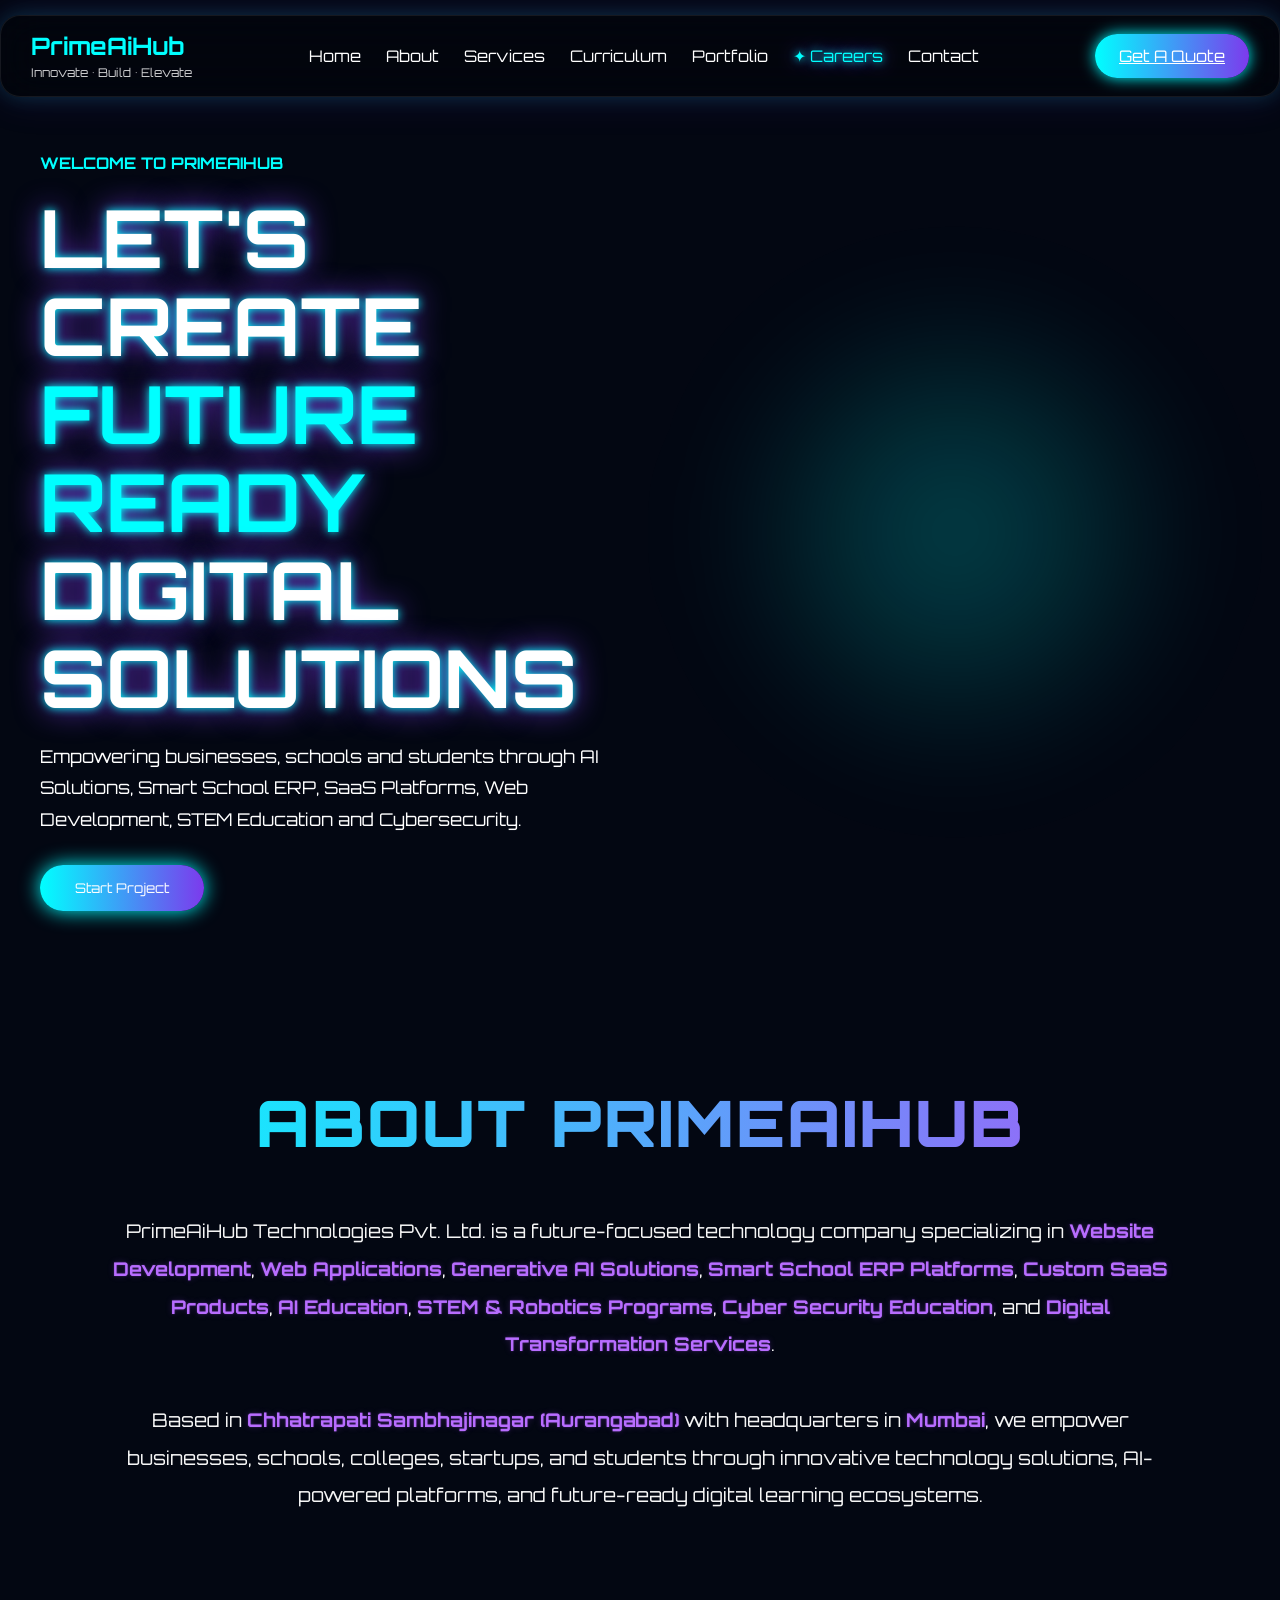
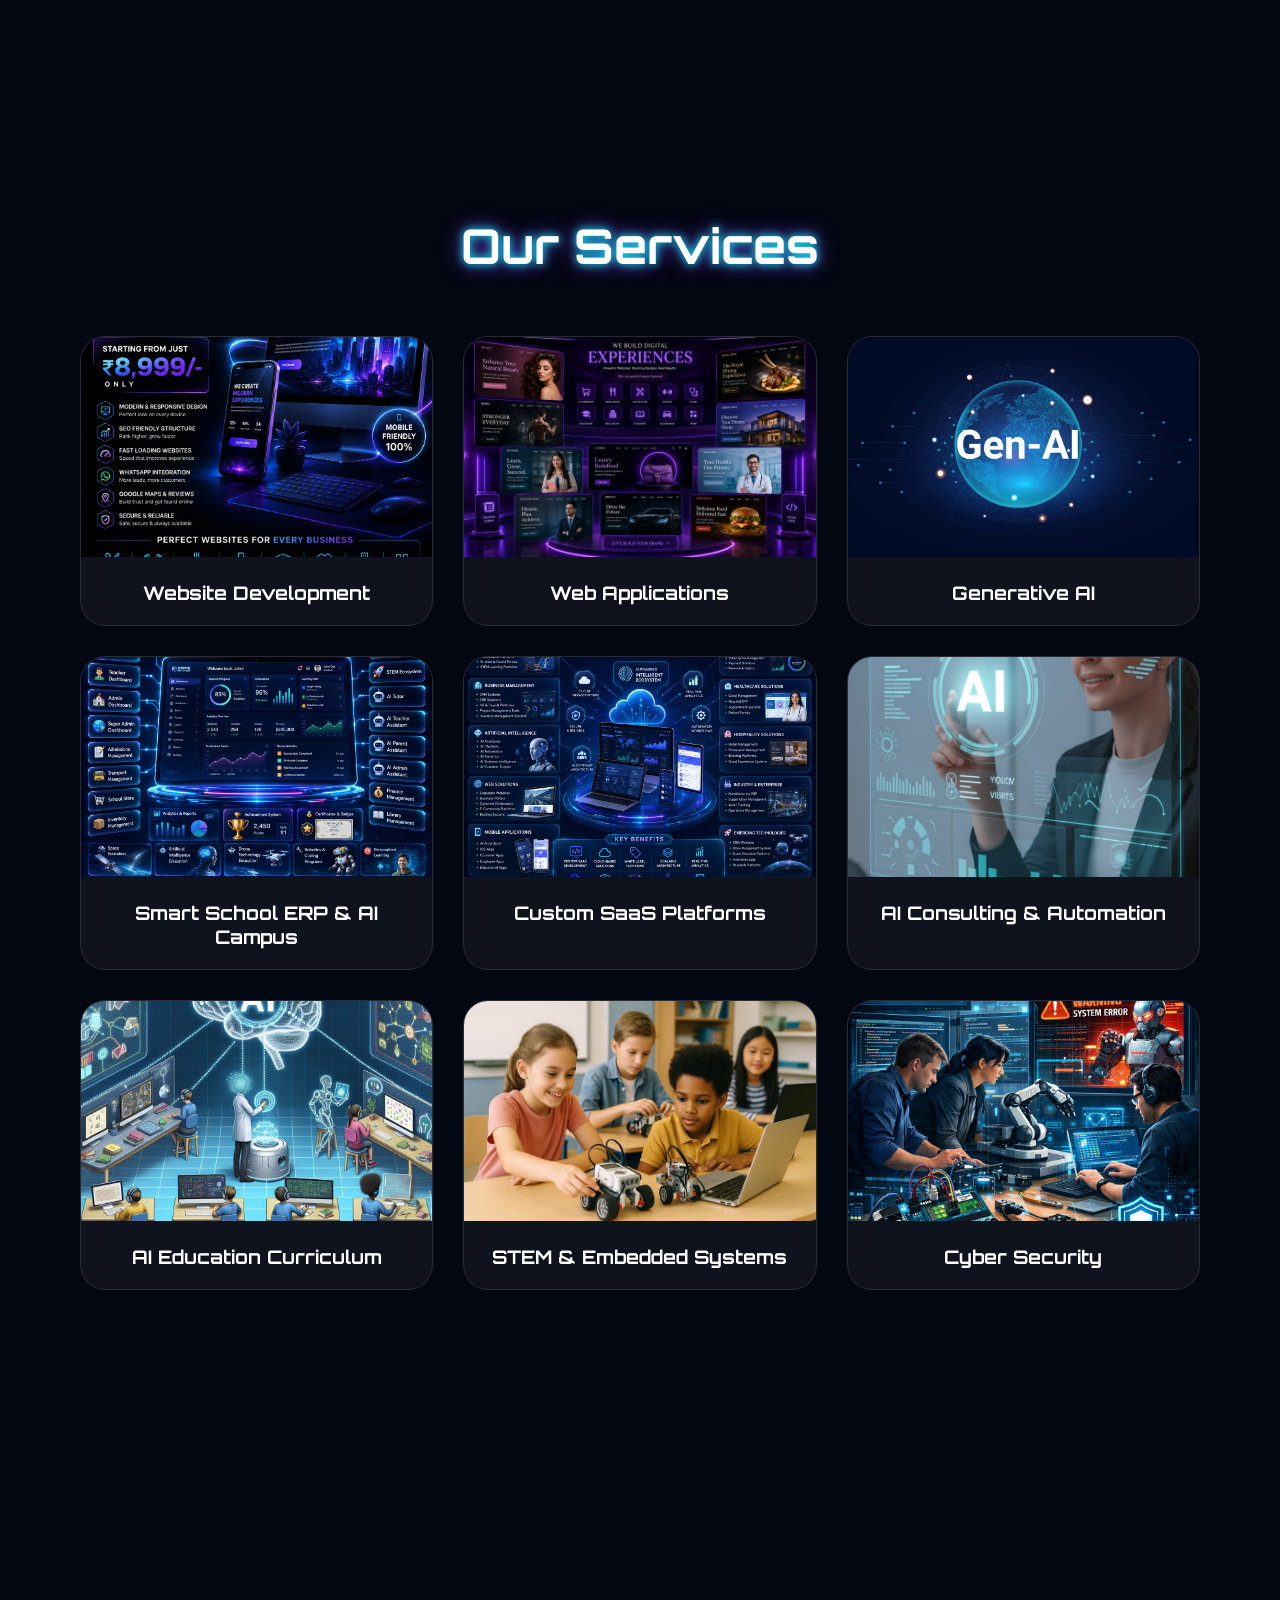
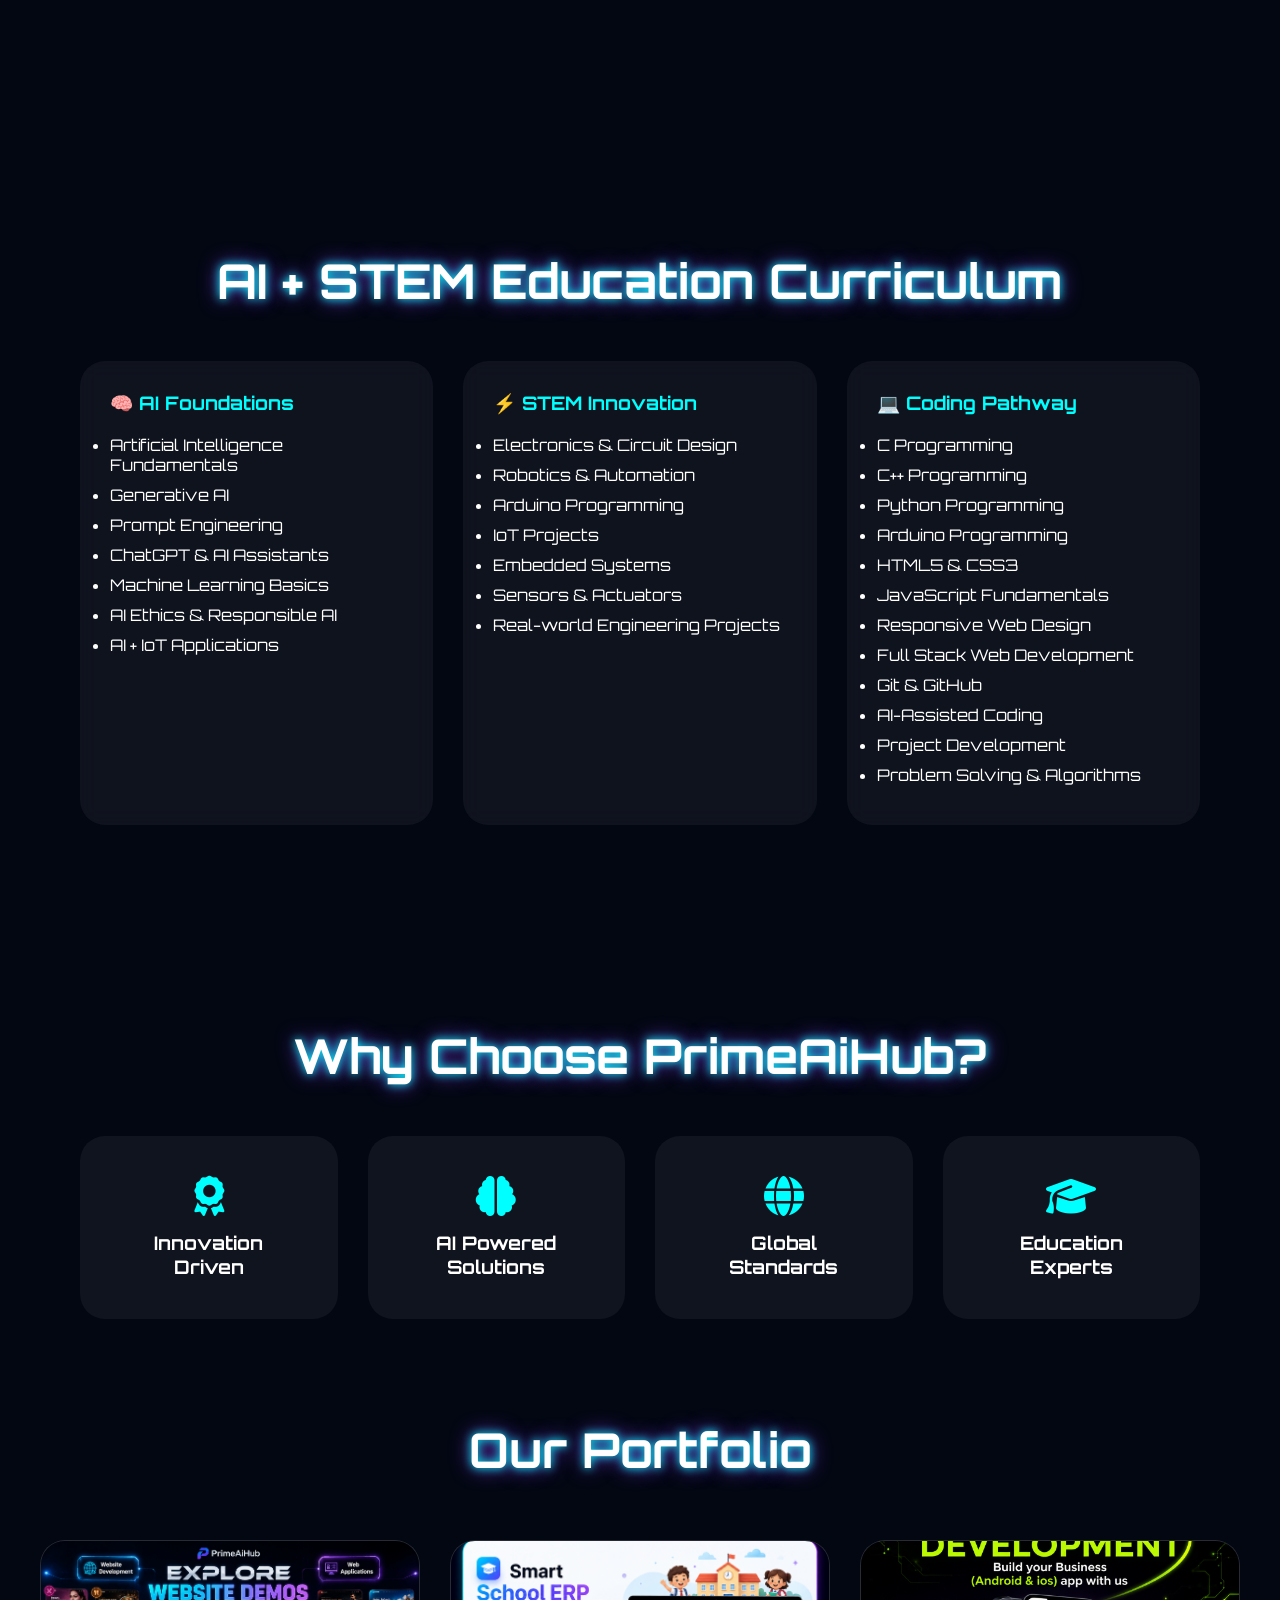
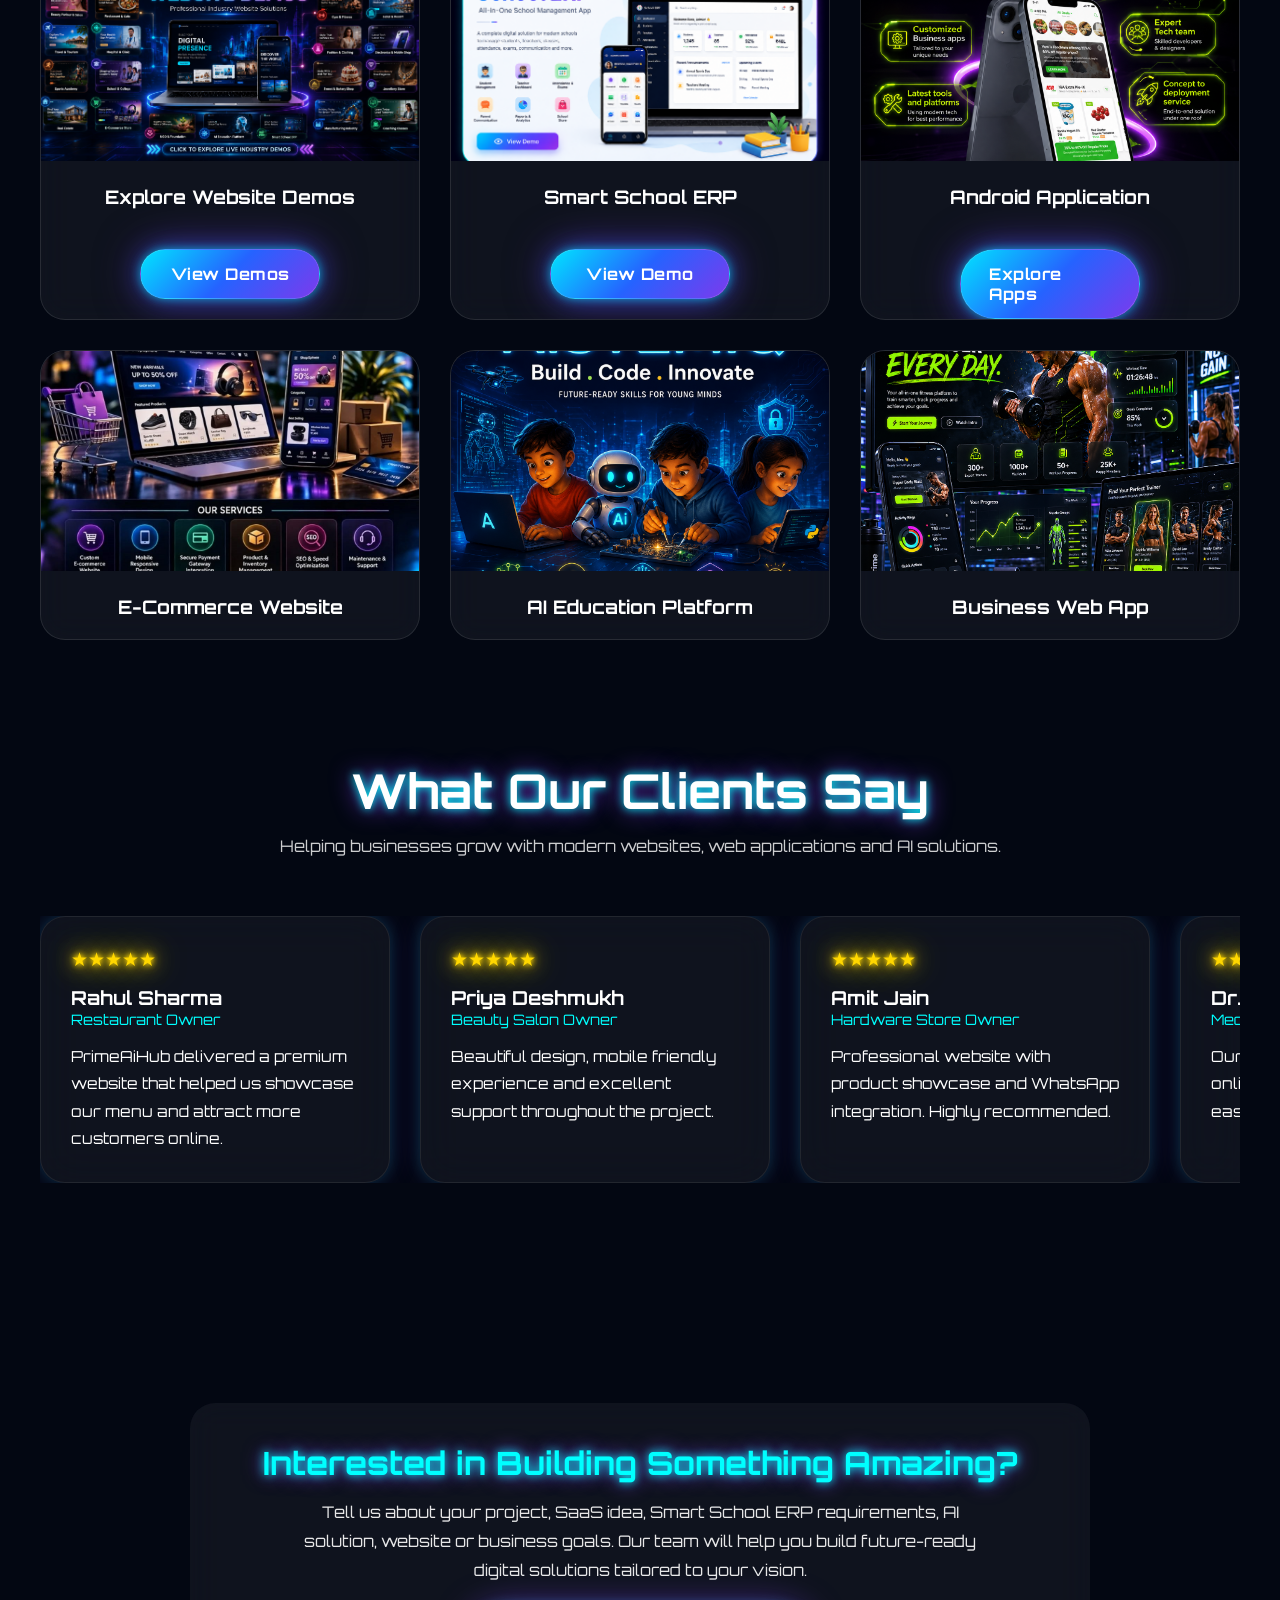
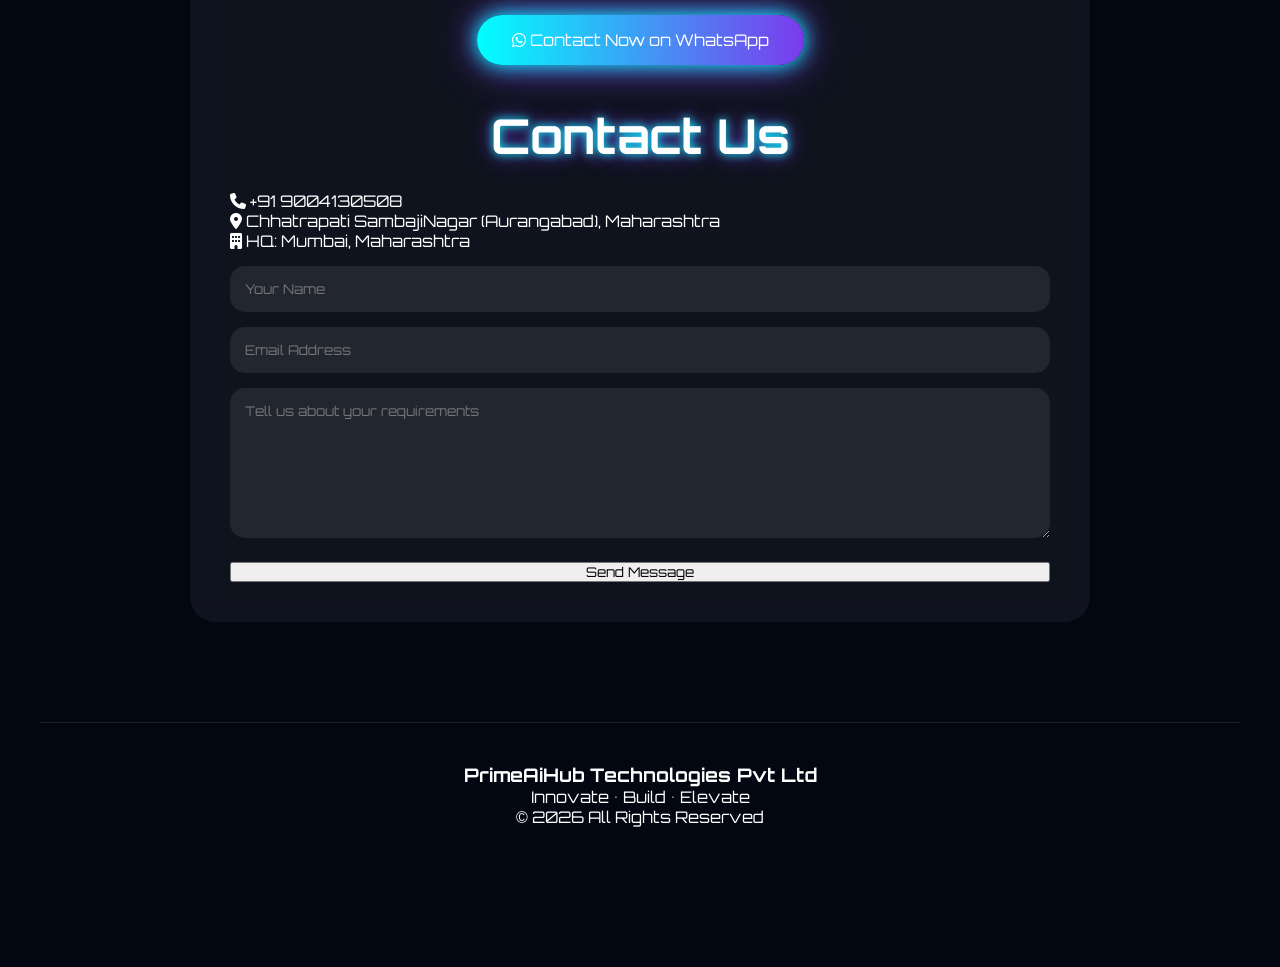
<file: index.html>
<!DOCTYPE html>
<html lang="en">
<head>

<meta charset="UTF-8">
<meta name="viewport" content="width=device-width, initial-scale=1.0">
<title>PrimeAiHub Technologies</title>

<link rel="stylesheet" href="style.css">

<link href="https://fonts.googleapis.com/css2?family=Orbitron:wght@400;600;800&display=swap" rel="stylesheet">

<link rel="stylesheet"
href="https://cdnjs.cloudflare.com/ajax/libs/font-awesome/6.5.1/css/all.min.css">

</head>
<body>

<div class="bg-animation"></div>

<header>

<div class="logo">
<h2> PrimeAiHub</h2>
<span>Innovate • Build • Elevate</span>
</div>

<nav>

<a href="#home">Home</a>

<a href="#about">About</a>

<a href="#services">Services</a>

<a href="#curriculum">Curriculum</a>

<a href="#portfolio">Portfolio</a>

<a href="careers.html"
   style="
   color:#00ffff;
   text-shadow:
   0 0 8px #00ffff,
   0 0 18px #7c3aed;
   ">
   ✦ Careers
</a>    

<a href="#contact">Contact</a>

</nav>

<a href="#contact" class="quote-btn">Get A Quote</a>

</header>

<div class="container">

<section id="home" class="hero">    

    <div class="hero-left">

        <h4>WELCOME TO PRIMEAIHUB</h4>

        <h1>
        LET'S CREATE<br>
        <span>FUTURE READY</span><br>
        DIGITAL SOLUTIONS
        </h1>

        <p>
Empowering businesses, schools and students through
AI Solutions, Smart School ERP, SaaS Platforms,
Web Development, STEM Education and Cybersecurity.
</p>

        <button>Start Project</button>

    </div>

  <div class="hero-right">

    <video
        id="heroRobot"
        autoplay
        muted
        loop
        playsinline>

        <source src="videos/ai-robot.mp4" type="video/mp4">

    </video>

</div>
</section>

</div>

<section id="about" class="about">

<h2>About PrimeAiHub</h2>

<p>

PrimeAiHub Technologies Pvt. Ltd. is a future-focused technology company specializing in
<strong>Website Development</strong>,
<strong>Web Applications</strong>,
<strong>Generative AI Solutions</strong>,
<strong>Smart School ERP Platforms</strong>,
<strong>Custom SaaS Products</strong>,
<strong>AI Education</strong>,
<strong>STEM & Robotics Programs</strong>,
<strong>Cyber Security Education</strong>, and
<strong>Digital Transformation Services</strong>.

<br><br>

Based in <strong>Chhatrapati Sambhajinagar (Aurangabad)</strong>
with headquarters in <strong>Mumbai</strong>,
we empower businesses, schools, colleges, startups, and students through innovative technology solutions, AI-powered platforms, and future-ready digital learning ecosystems.

</p>

</section>

<section id="services" class="services">

<section class="services">

<h2>Our Services</h2>

<div class="grid">

<div class="card">
<img src="images/webdev.jpg" alt="Website Development">
<h3>Website Development</h3>
</div>

<div class="card">
<img src="images/webapp.jpg" alt="Web Applications">
<h3>Web Applications</h3>
</div>

<div class="card">
<img src="images/genai.jpg" alt="Generative AI">
<h3>Generative AI</h3>
</div>

 <div class="card">
<img src="images/schoolerp.png" alt="Smart School ERP & AI Campus">
<h3>Smart School ERP & AI Campus</h3>
</div>

<div class="card">
<img src="images/saas.png" alt="Custom SaaS Platforms">
<h3>Custom SaaS Platforms</h3>
</div>

<div class="card">
<img src="images/aiconsulting.jpg" alt="AI Consulting & Automation">
<h3>AI Consulting & Automation</h3>
</div>   

<div class="card">
<img src="images/aieducation.jpg" alt="AI Education Curriculum">
<h3>AI Education Curriculum</h3>
</div>

<div class="card">
<img src="images/stem.jpg" alt="STEM & Embedded Systems">
<h3>STEM & Embedded Systems</h3>
</div>

<div class="card">
<img src="images/cyber.jpg.png" alt="Cyber Security">
<h3>Cyber Security</h3>
</div>

<div class="card">
<img src="images/coding.jpg" alt="Coding Programs">
<h3>Coding Programs</h3>
</div>

<div class="card">
<img src="images/bookwriting.jpg" alt="Digital Book Creation Services">
<h3>Digital Book Creation Services</h3>
</div>

<div class="card">
<img src="images/webinar.jpg" alt="AI Tools Master Webinar">
<h3>AI Tools Master Webinar</h3>
<p>Only ₹199</p>
</div>

</div>

</section>

<section id="curriculum" class="curriculum">

<h2>AI + STEM Education Curriculum</h2>

<div class="curriculum-grid">

<div>
<h3>🧠 AI Foundations</h3>

<ul>
<li>Artificial Intelligence Fundamentals</li>
<li>Generative AI</li>
<li>Prompt Engineering</li>
<li>ChatGPT & AI Assistants</li>
<li>Machine Learning Basics</li>
<li>AI Ethics & Responsible AI</li>
<li>AI + IoT Applications</li>
</ul>

</div>

<div>
<h3>⚡ STEM Innovation</h3>

<ul>
<li>Electronics & Circuit Design</li>
<li>Robotics & Automation</li>
<li>Arduino Programming</li>
<li>IoT Projects</li>
<li>Embedded Systems</li>
<li>Sensors & Actuators</li>
<li>Real-world Engineering Projects</li>
</ul>

</div>

<div>
<h3>💻 Coding Pathway</h3>

<ul>
<li>C Programming</li>
<li>C++ Programming</li>
<li>Python Programming</li>
<li>Arduino Programming</li>
<li>HTML5 & CSS3</li>
<li>JavaScript Fundamentals</li>
<li>Responsive Web Design</li>
<li>Full Stack Web Development</li>
<li>Git & GitHub</li>
<li>AI-Assisted Coding</li>
<li>Project Development</li>
<li>Problem Solving & Algorithms</li>
</ul>

</div>

</section>

<section id="why" class="why">

<h2>Why Choose PrimeAiHub?</h2>

<div class="why-grid">

<div class="why-box">
<i class="fas fa-award"></i>
<h3>Innovation Driven</h3>
</div>

<div class="why-box">
<i class="fas fa-brain"></i>
<h3>AI Powered Solutions</h3>
</div>

<div class="why-box">
<i class="fas fa-globe"></i>
<h3>Global Standards</h3>
</div>

<div class="why-box">
<i class="fas fa-graduation-cap"></i>
<h3>Education Experts</h3>
</div>

</div>

</section>

<section id="portfolio" class="portfolio">

<h2>Our Portfolio</h2>

<div class="grid">

<div class="card">
    <img src="images/demo-gallery.png">
    <h3>Explore Website Demos</h3>
    <a href="explore.html" class="demo-btn">View Demos</a>
</div>

 <div class="card">
    <img src="images/school-erp-demo.png" alt="Smart School ERP">
    <h3>Smart School ERP</h3>
    <a href="https://prime-aihub.github.io/NEW-SCHOOL-ERP-UPDATED-/" target="_blank" class="demo-btn">View Demo</a>
</div>

  <div class="card">
<img src="images/project4.png">
<h3>Android Application</h3>
<a href="apps.html" target="_blank" class="demo-btn">Explore Apps</a>
</div>     
    
<div class="card">
<img src="images/project1.jpg">
<h3>E-Commerce Website</h3>
</div>

<div class="card">
<img src="images/project2.jpg">
<h3>AI Education Platform</h3>
</div>

<div class="card">
<img src="images/project3.png">
<h3>Business Web App</h3>
</div>
 
</div>

</section>

    <section class="testimonials-section">

<h2>What Our Clients Say</h2>

<p class="testimonial-subtitle">
Helping businesses grow with modern websites, web applications and AI solutions.
</p>

<div class="testimonial-slider">

<div class="testimonial-track">

<div class="testimonial-card">
<div class="stars">★★★★★</div>
<h3>Rahul Sharma</h3>
<span>Restaurant Owner</span>
<p>
PrimeAiHub delivered a premium website that helped us showcase our menu and attract more customers online.
</p>
</div>

<div class="testimonial-card">
<div class="stars">★★★★★</div>
<h3>Priya Deshmukh</h3>
<span>Beauty Salon Owner</span>
<p>
Beautiful design, mobile friendly experience and excellent support throughout the project.
</p>
</div>

<div class="testimonial-card">
<div class="stars">★★★★★</div>
<h3>Amit Jain</h3>
<span>Hardware Store Owner</span>
<p>
Professional website with product showcase and WhatsApp integration. Highly recommended.
</p>
</div>

<div class="testimonial-card">
<div class="stars">★★★★★</div>
<h3>Dr. Anjali Mehta</h3>
<span>Medical Clinic</span>
<p>
Our clinic now has a professional online presence and patients can easily connect with us.
</p>
</div>

<div class="testimonial-card">
<div class="stars">★★★★★</div>
<h3>Vikram Patil</h3>
<span>Real Estate Consultant</span>
<p>
Property listings, maps integration and lead collection system work perfectly.
</p>
</div>

<div class="testimonial-card">
<div class="stars">★★★★★</div>
<h3>Neha Kulkarni</h3>
<span>School Administrator</span>
<p>
The School ERP concept and educational technology solutions are impressive.
</p>
</div>

<div class="testimonial-card">
<div class="stars">★★★★★</div>
<h3>Rohan Verma</h3>
<span>Startup Founder</span>
<p>
Excellent AI consultation and digital product development support from PrimeAiHub.
</p>
</div>

<div class="testimonial-card">
<div class="stars">★★★★★</div>
<h3>Sneha Agarwal</h3>
<span>Fashion Boutique</span>
<p>
Our online brand presence improved significantly after launching the website.
</p>
</div>

<!-- Duplicate for smooth loop -->

<div class="testimonial-card">
<div class="stars">★★★★★</div>
<h3>Rahul Sharma</h3>
<span>Restaurant Owner</span>
<p>
PrimeAiHub delivered a premium website that helped us showcase our menu and attract more customers online.
</p>
</div>

<div class="testimonial-card">
<div class="stars">★★★★★</div>
<h3>Priya Deshmukh</h3>
<span>Beauty Salon Owner</span>
<p>
Beautiful design, mobile friendly experience and excellent support throughout the project.
</p>
</div>

<div class="testimonial-card">
<div class="stars">★★★★★</div>
<h3>Amit Jain</h3>
<span>Hardware Store Owner</span>
<p>
Professional website with product showcase and WhatsApp integration. Highly recommended.
</p>
</div>

<div class="testimonial-card">
<div class="stars">★★★★★</div>
<h3>Dr. Anjali Mehta</h3>
<span>Medical Clinic</span>
<p>
Our clinic now has a professional online presence and patients can easily connect with us.
</p>
</div>

</div>

</div>

</section>

<section id="contact" class="contact">

<div class="contact-card">

<div class="contact-cta">

<h3>Interested in Building Something Amazing?</h3>

<p>
Tell us about your project, SaaS idea,
Smart School ERP requirements, AI solution,
website or business goals.

Our team will help you build future-ready
digital solutions tailored to your vision.
</p>

<a href="https://wa.me/919004130508"
target="_blank"
class="whatsapp-cta">

<i class="fab fa-whatsapp"></i>
Contact Now on WhatsApp

</a>

</div>

<h2>Contact Us</h2>

<p><i class="fas fa-phone"></i> +91 9004130508</p>

<p><i class="fas fa-location-dot"></i>
Chhatrapati SambajiNagar (Aurangabad), Maharashtra
</p>

<p><i class="fas fa-building"></i>
HQ: Mumbai, Maharashtra
</p>

<form>

<input type="text"
id="name"
placeholder="Your Name">

<input type="email"
id="email"
placeholder="Email Address">

<textarea id="message"
placeholder="Tell us about your requirements">
</textarea>

<button type="button"
onclick="sendWhatsApp()">

Send Message

</button>

</form>

</div>

</section>

<footer>

<h3>PrimeAiHub Technologies Pvt Ltd</h3>

<p>Innovate • Build • Elevate</p>

<p>© 2026 All Rights Reserved</p>

</footer>

<script src="script.js"></script>

    <!-- Chatbase AI Assistant -->
<script>
(function(){if(!window.chatbase||window.chatbase("getState")!=="initialized"){window.chatbase=(...arguments)=>{if(!window.chatbase.q){window.chatbase.q=[]}window.chatbase.q.push(arguments)};window.chatbase=new Proxy(window.chatbase,{get(target,prop){if(prop==="q"){return target.q}return(...args)=>target(prop,...args)}})}const onLoad=function(){const script=document.createElement("script");script.src="https://www.chatbase.co/embed.min.js";script.id="kOGh83SRRDH4Z4Q2tjIOW";script.domain="www.chatbase.co";document.body.appendChild(script)};if(document.readyState==="complete"){onLoad()}else{window.addEventListener("load",onLoad)}})();
</script>

</body>
</html>
</file>
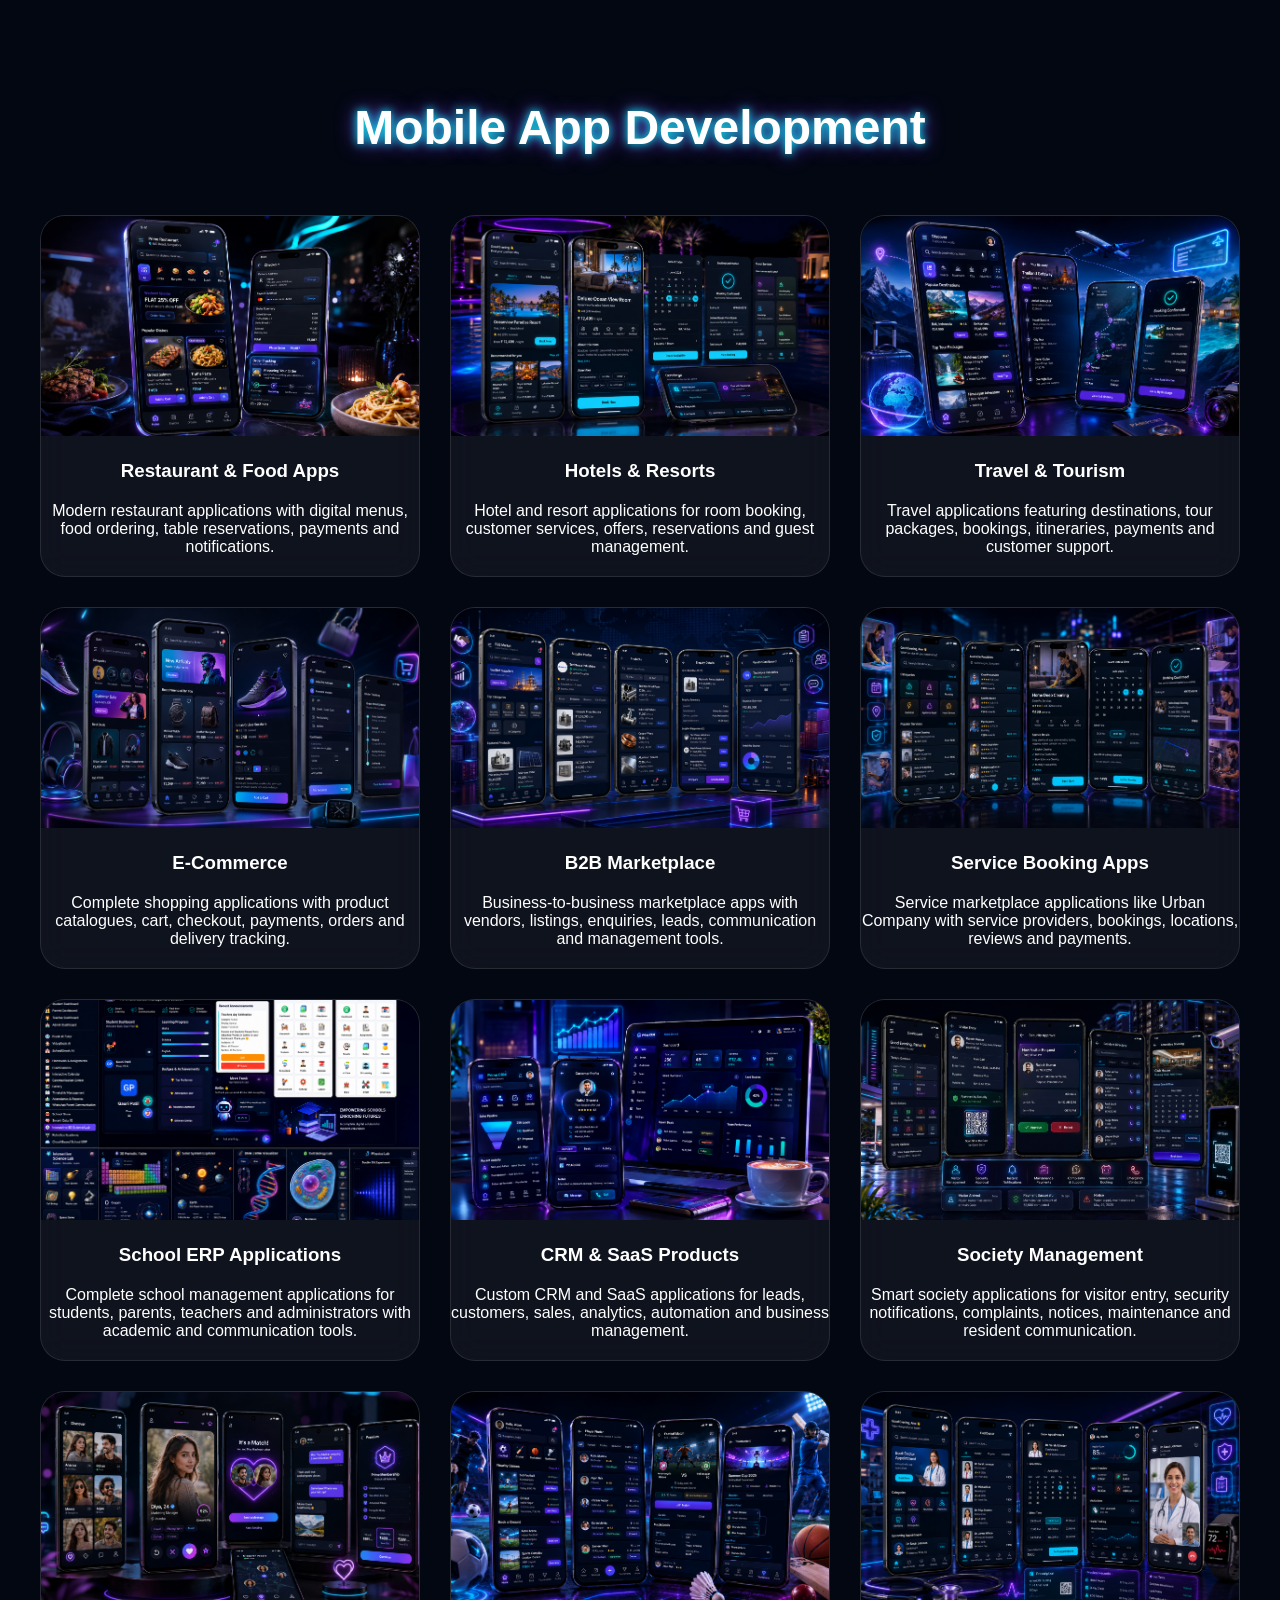
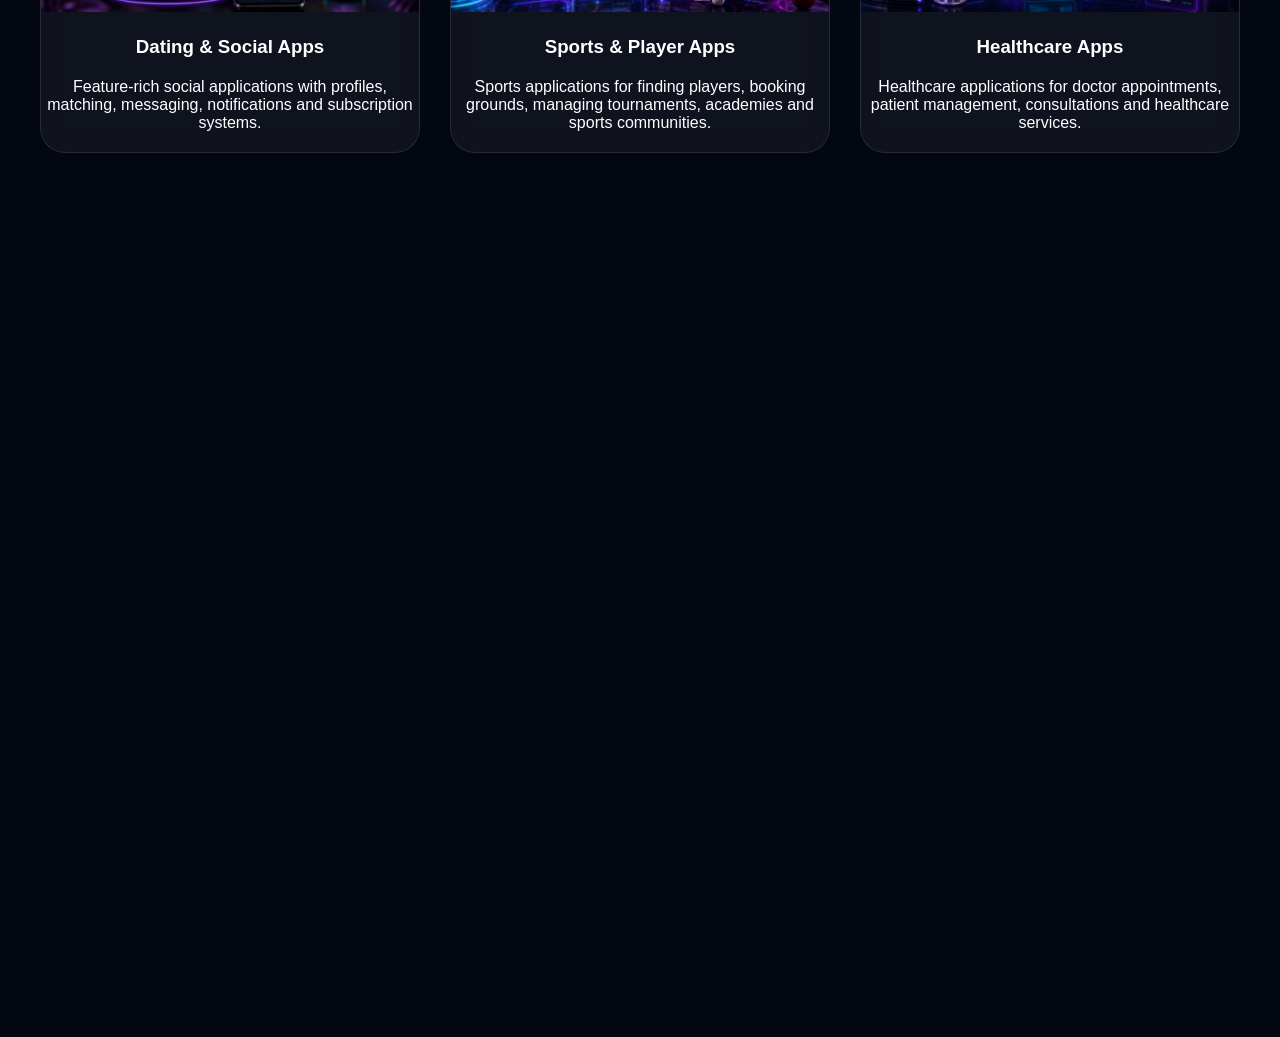
<file: apps.html>
<!DOCTYPE html>
<html lang="en">

<head>

    <meta charset="UTF-8">

    <meta
        name="viewport"
        content="width=device-width, initial-scale=1.0"
    >

    <title>Mobile App Development | PrimeAiHub</title>

    <!-- EXISTING CSS -->
    <link rel="stylesheet" href="style.css">

</head>


<body>


<!-- =========================
     MOBILE APP DEVELOPMENT
========================= -->

<section class="services">

    <h2>Mobile App Development</h2>


    <div class="grid">


        <!-- RESTAURANT -->

        <div class="card">

            <img src="images/restaurant-app.png"
                 alt="Restaurant Mobile App">

            <h3>Restaurant & Food Apps</h3>

            <p>
                Modern restaurant applications with
                digital menus, food ordering, table
                reservations, payments and notifications.
            </p>

        </div>



        <!-- HOTEL -->

        <div class="card">

            <img src="images/hotel-app.png"
                 alt="Hotel Mobile App">

            <h3>Hotels & Resorts</h3>

            <p>
                Hotel and resort applications for room
                booking, customer services, offers,
                reservations and guest management.
            </p>

        </div>



        <!-- TRAVEL -->

        <div class="card">

            <img src="images/travel-app.png"
                 alt="Travel Mobile App">

            <h3>Travel & Tourism</h3>

            <p>
                Travel applications featuring destinations,
                tour packages, bookings, itineraries,
                payments and customer support.
            </p>

        </div>



        <!-- ECOMMERCE -->

        <div class="card">

            <img src="images/ecommerce-app.png"
                 alt="E-Commerce Mobile App">

            <h3>E-Commerce</h3>

            <p>
                Complete shopping applications with
                product catalogues, cart, checkout,
                payments, orders and delivery tracking.
            </p>

        </div>



        <!-- B2B -->

        <div class="card">

            <img src="images/b2b-app.png"
                 alt="B2B Marketplace App">

            <h3>B2B Marketplace</h3>

            <p>
                Business-to-business marketplace apps
                with vendors, listings, enquiries,
                leads, communication and management tools.
            </p>

        </div>



        <!-- SERVICE BOOKING -->

        <div class="card">

            <img src="images/service-booking-app.png"
                 alt="Service Booking App">

            <h3>Service Booking Apps</h3>

            <p>
                Service marketplace applications like
                Urban Company with service providers,
                bookings, locations, reviews and payments.
            </p>

        </div>



        <!-- SCHOOL ERP -->

        <div class="card">

            <img src="images/school-erp-app.png"
                 alt="School ERP Mobile App">

            <h3>School ERP Applications</h3>

            <p>
                Complete school management applications
                for students, parents, teachers and
                administrators with academic and communication tools.
            </p>

        </div>



        <!-- CRM -->

        <div class="card">

            <img src="images/crm-app.png"
                 alt="CRM Mobile App">

            <h3>CRM & SaaS Products</h3>

            <p>
                Custom CRM and SaaS applications for
                leads, customers, sales, analytics,
                automation and business management.
            </p>

        </div>



        <!-- SOCIETY -->

        <div class="card">

            <img src="images/society-app.png"
                 alt="Society Management App">

            <h3>Society Management</h3>

            <p>
                Smart society applications for visitor
                entry, security notifications, complaints,
                notices, maintenance and resident communication.
            </p>

        </div>



        <!-- DATING -->

        <div class="card">

            <img src="images/dating-app.png"
                 alt="Dating App">

            <h3>Dating & Social Apps</h3>

            <p>
                Feature-rich social applications with
                profiles, matching, messaging,
                notifications and subscription systems.
            </p>

        </div>



        <!-- SPORTS -->

        <div class="card">

            <img src="images/sports-app.png"
                 alt="Sports Mobile App">

            <h3>Sports & Player Apps</h3>

            <p>
                Sports applications for finding players,
                booking grounds, managing tournaments,
                academies and sports communities.
            </p>

        </div>



        <!-- HEALTHCARE -->

        <div class="card">

            <img src="images/healthcare-app.png"
                 alt="Healthcare Mobile App">

            <h3>Healthcare Apps</h3>

            <p>
                Healthcare applications for doctor
                appointments, patient management,
                consultations and healthcare services.
            </p>

        </div>



        <!-- AUTOMOBILE -->

        <div class="card">

            <img src="images/automobile-app.png"
                 alt="Automobile Mobile App">

            <h3>Automobile & Garage Apps</h3>

            <p>
                Applications for garages, vehicle
                servicing, spare parts, service reminders,
                bookings and customer management.
            </p>

        </div>



        <!-- EDUCATION -->

        <div class="card">

            <img src="images/education-app.png"
                 alt="Education Mobile App">

            <h3>Education & Coaching Apps</h3>

            <p>
                Learning applications for courses,
                classes, study materials, tests,
                progress tracking and online learning.
            </p>

        </div>



        <!-- REAL ESTATE -->

        <div class="card">

            <img src="images/real-estate-app.png"
                 alt="Real Estate Mobile App">

            <h3>Real Estate Apps</h3>

            <p>
                Property applications for listings,
                apartments, villas, enquiries,
                property searches and lead generation.
            </p>

        </div>



        <!-- CUSTOM -->

        <div class="card">

            <img src="images/custom-business-app.png"
                 alt="Custom Business Application">

            <h3>Custom Business Applications</h3>

            <p>
                Have a unique idea? We build custom
                Android applications tailored to your
                business model, workflow and requirements.
            </p>

        </div>


    </div>

</section>



<!-- EXISTING JAVASCRIPT -->

<script src="script.js"></script>

</body>

</html>
</file>
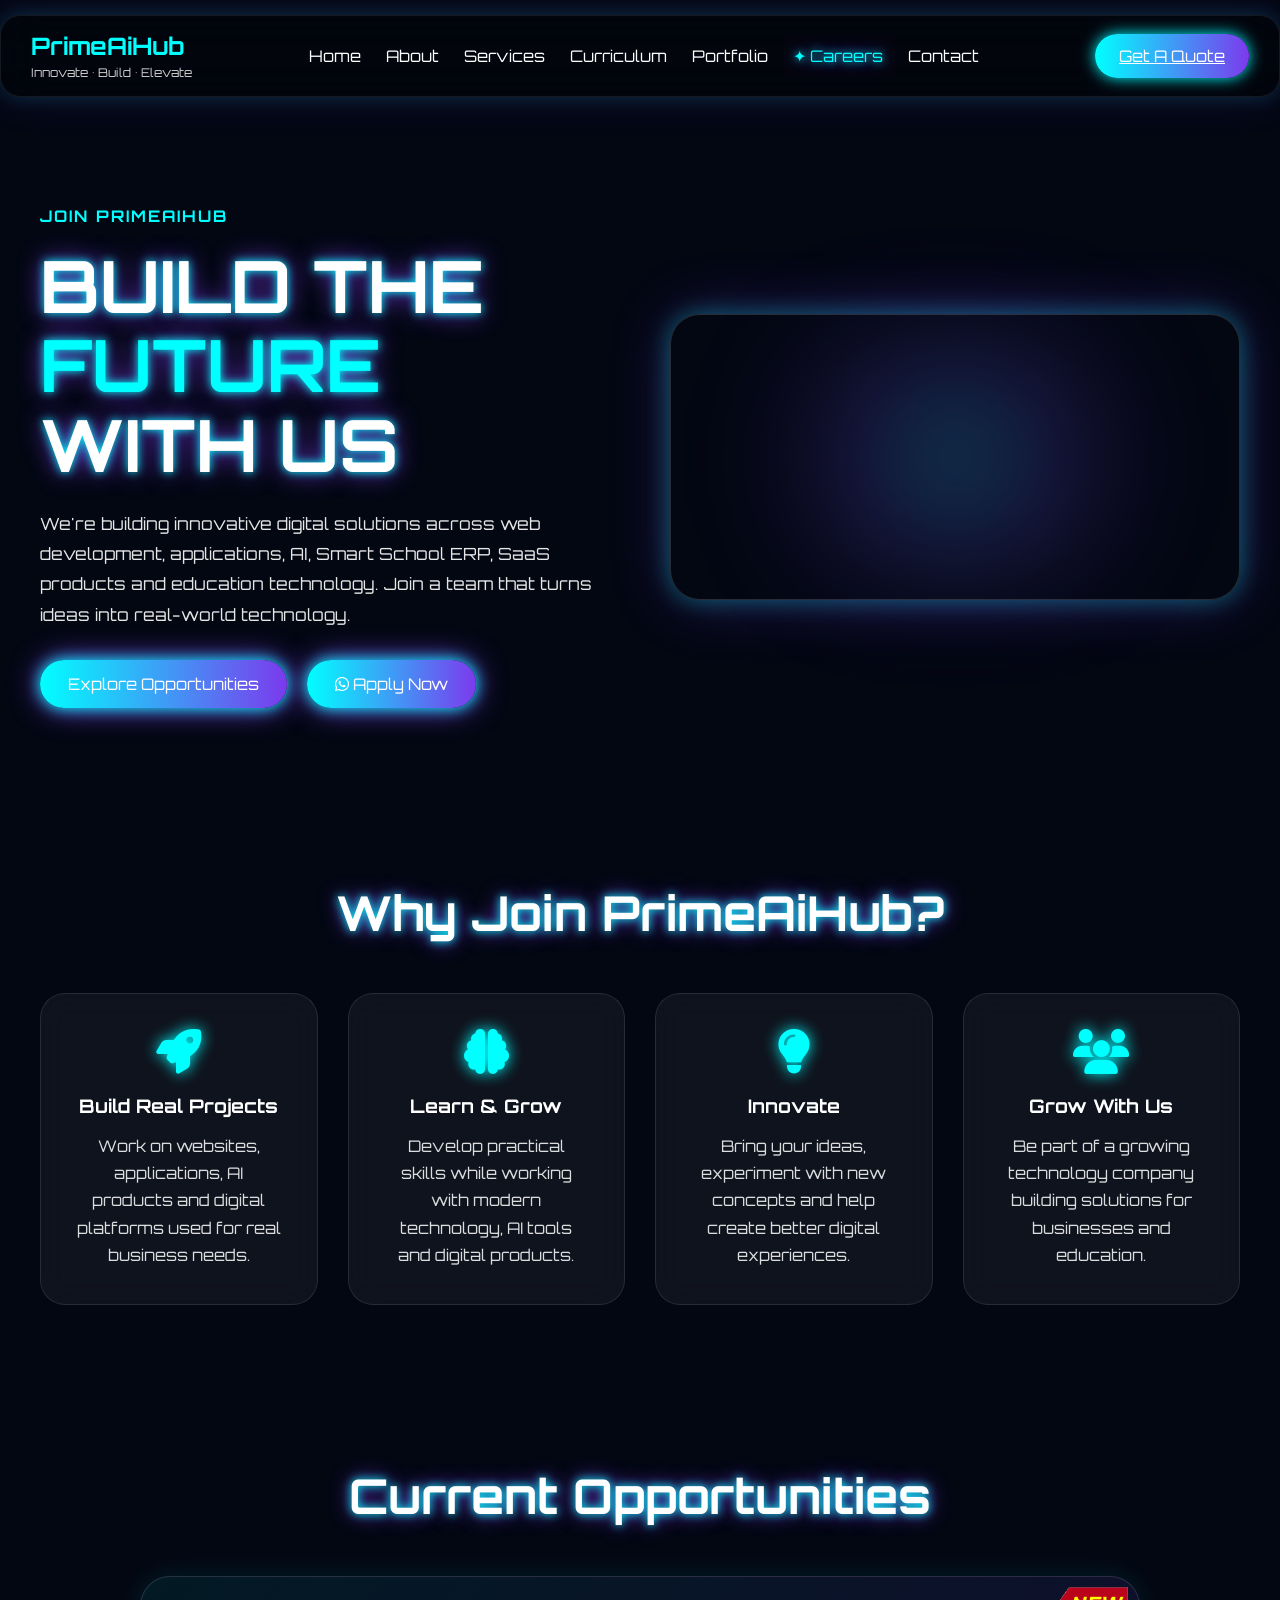
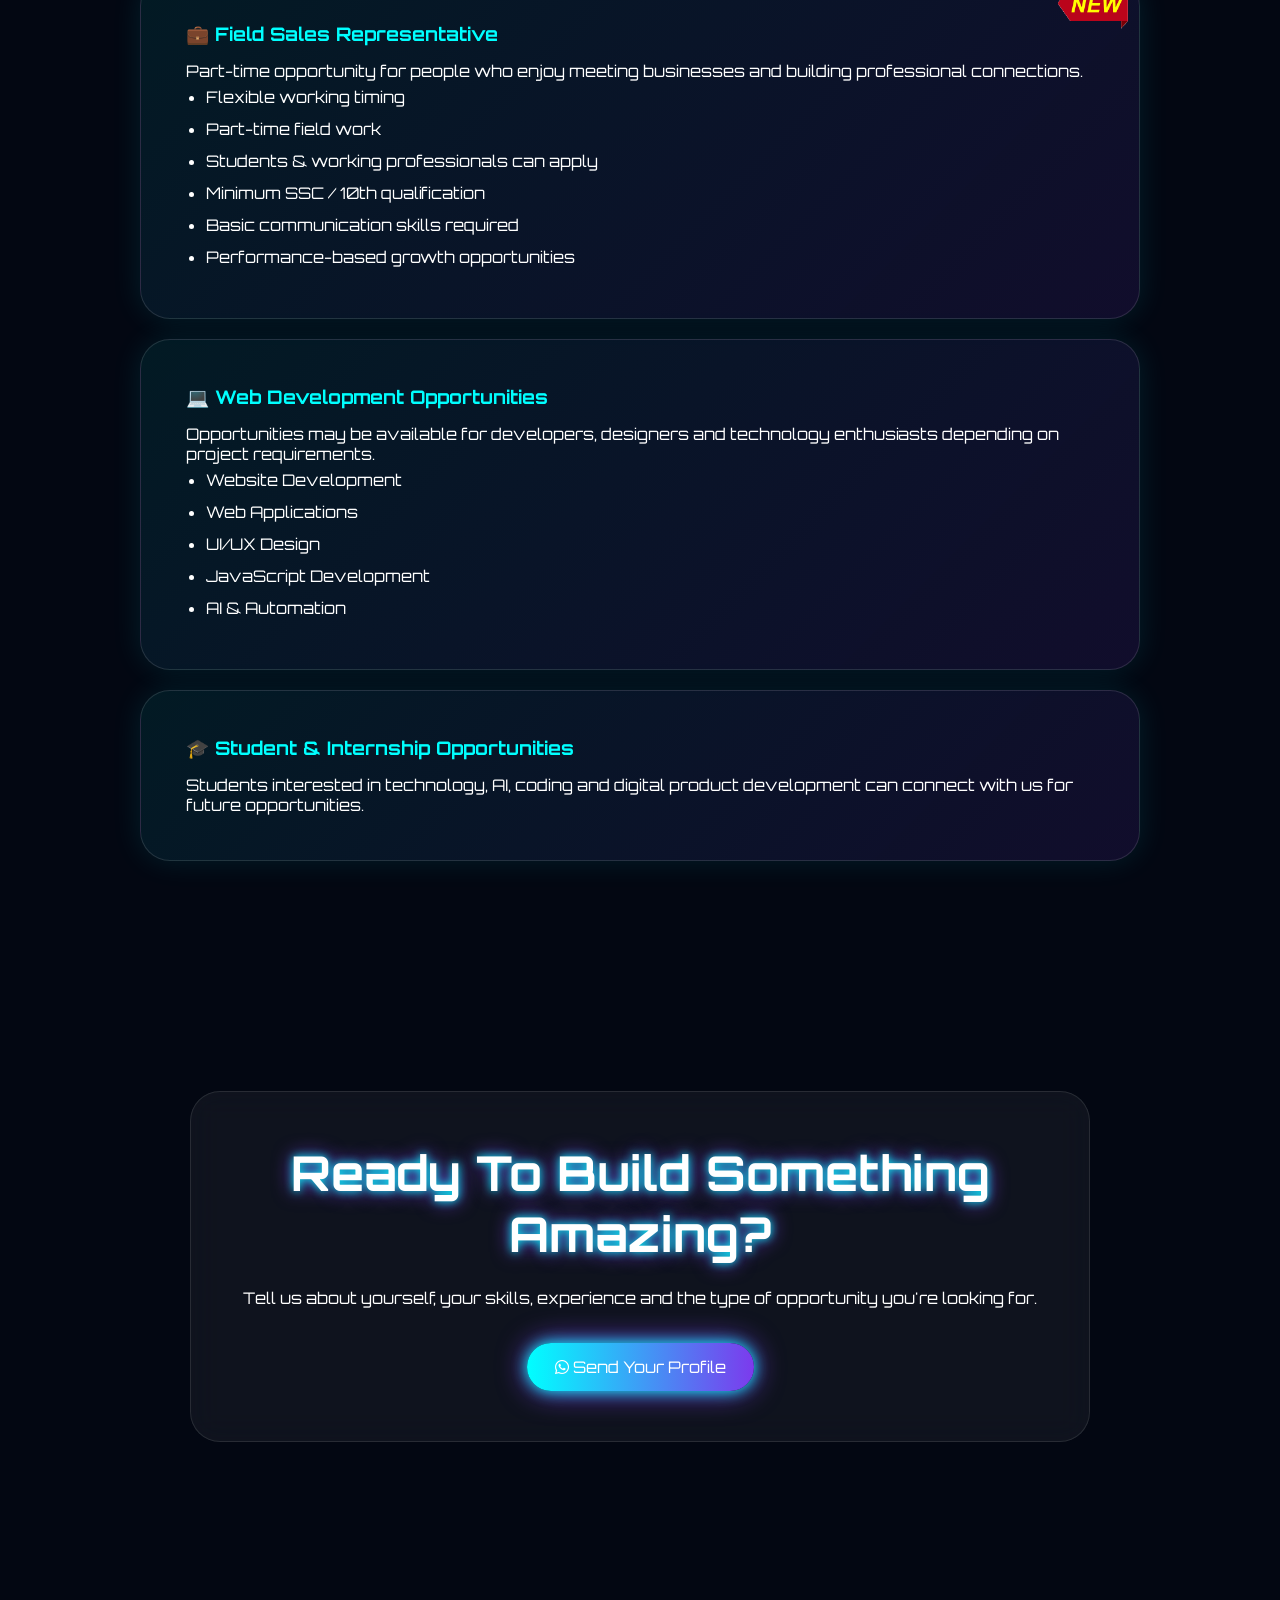
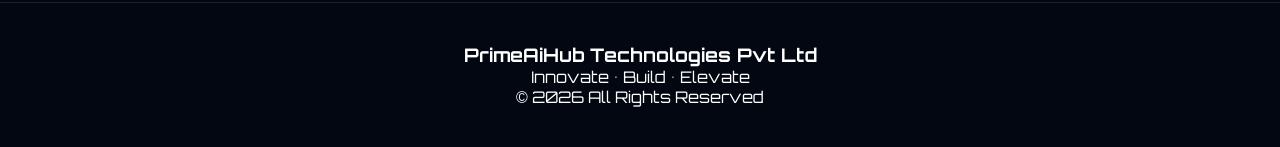
<file: careers.html>
<!DOCTYPE html>
<html lang="en">

<head>

<meta charset="UTF-8">
<meta name="viewport" content="width=device-width, initial-scale=1.0">

<title>Careers | PrimeAiHub Technologies</title>

<link rel="stylesheet" href="style.css">

<link href="https://fonts.googleapis.com/css2?family=Orbitron:wght@400;600;800&display=swap" rel="stylesheet">

<link rel="stylesheet"
href="https://cdnjs.cloudflare.com/ajax/libs/font-awesome/6.5.1/css/all.min.css">

<style>

/* =========================
   CAREERS PAGE ONLY
   Does NOT modify style.css
========================= */

.career-page{
    min-height:100vh;
    padding-bottom:80px;
}

/* HERO */

.career-hero{

    min-height:80vh;

    display:flex;
    align-items:center;
    justify-content:center;

    gap:60px;

    max-width:1400px;

    margin:auto;

    padding:80px 40px 50px;
}

.career-hero-content{
    flex:1;
}

.career-hero-content h4{

    color:#00ffff;

    letter-spacing:2px;

    margin-bottom:20px;
}

.career-hero-content h1{

    font-size:4.5rem;

    line-height:1.1;

    text-shadow:
    0 0 10px cyan,
    0 0 25px #7c3aed;
}

.career-hero-content h1 span{

    color:#00ffff;
}

.career-hero-content p{

    margin-top:25px;

    max-width:650px;

    font-size:1.05rem;

    line-height:1.8;

    opacity:.9;
}

.career-buttons{

    display:flex;

    gap:20px;

    margin-top:30px;

    flex-wrap:wrap;
}

.career-btn{

    display:inline-block;

    padding:14px 28px;

    border-radius:50px;

    text-decoration:none;

    color:white;

    background:
    linear-gradient(
    90deg,
    #00ffff,
    #7c3aed
    );

    box-shadow:
    0 0 15px cyan,
    0 0 30px #7c3aed;

    transition:.3s;
}

.career-btn:hover{

    transform:
    translateY(-5px)
    scale(1.04);

    box-shadow:
    0 0 25px cyan,
    0 0 50px #7c3aed;
}

/* VIDEO */

.career-video{

    flex:1;

    position:relative;

    display:flex;

    justify-content:center;

    align-items:center;
}

.career-video::before{

    content:"";

    position:absolute;

    width:90%;

    height:90%;

    background:
    radial-gradient(
    circle,
    rgba(0,255,255,.25),
    rgba(124,58,237,.2),
    transparent 70%
    );

    filter:blur(50px);

    z-index:-1;
}

.career-video video{

    width:100%;

    max-width:650px;

    border-radius:30px;

    border:
    1px solid rgba(255,255,255,.15);

    box-shadow:
    0 0 25px rgba(0,255,255,.35),
    0 0 60px rgba(124,58,237,.3);

    object-fit:cover;
}

/* CAREER SECTION */

.career-section{

    max-width:1400px;

    margin:auto;

    padding:80px 40px;
}

.career-section h2{

    text-align:center;

    font-size:3rem;

    margin-bottom:50px;

    text-shadow:
    0 0 10px cyan,
    0 0 20px #7c3aed;
}

.career-grid{

    display:grid;

    grid-template-columns:
    repeat(auto-fit,minmax(260px,1fr));

    gap:30px;
}

.career-card{

    background:
    rgba(255,255,255,.05);

    border:
    1px solid rgba(255,255,255,.1);

    border-radius:25px;

    padding:35px;

    text-align:center;

    backdrop-filter:blur(15px);

    transition:.4s;
}

.career-card:hover{

    transform:translateY(-10px);

    box-shadow:
    0 0 20px cyan,
    0 0 40px #7c3aed;
}

.career-card i{

    font-size:45px;

    color:#00ffff;

    margin-bottom:20px;

    text-shadow:
    0 0 15px cyan;
}

.career-card h3{

    margin-bottom:15px;
}

.career-card p{

    line-height:1.7;

    opacity:.85;
}

/* OPEN POSITION */

.open-position{

    max-width:1000px;

    margin:20px auto;

    padding:45px;

    border-radius:30px;

    background:
    linear-gradient(
    135deg,
    rgba(0,255,255,.08),
    rgba(124,58,237,.12)
    );

    border:
    1px solid rgba(255,255,255,.12);

    box-shadow:
    0 0 30px rgba(0,255,255,.1);
}

.open-position h3{

    color:#00ffff;

    margin-bottom:15px;
}

.open-position ul{

    padding-left:20px;

    line-height:2;
}

/* CTA */

.career-cta{

    text-align:center;

    max-width:900px;

    margin:50px auto 0;

    padding:50px 30px;

    border-radius:30px;

    background:
    rgba(255,255,255,.05);

    border:
    1px solid rgba(255,255,255,.1);

    backdrop-filter:blur(15px);
}

.career-cta h2{

    margin-bottom:20px;
}

.career-cta p{

    line-height:1.8;

    margin-bottom:30px;
}

/* MOBILE */

@media(max-width:992px){

    .career-hero{

        flex-direction:column;

        text-align:center;

        padding:
        70px 20px 40px;
    }

    .career-hero-content h1{

        font-size:3rem;
    }

    .career-hero-content p{

        margin-left:auto;
        margin-right:auto;
    }

    .career-buttons{

        justify-content:center;
    }

    .career-section{

        padding-left:20px;
        padding-right:20px;
    }

    .career-section h2{

        font-size:2.3rem;
    }

    .open-position{

        padding:30px 20px;
    }

}

/* NEW JOB BADGE */

.open-position{
    position:relative;
}

.new-job-badge{
    position:absolute;

    top:8px;
    right:8px;

    width:75px;
    height:auto;

    z-index:5;

    pointer-events:none;
}   

@media(max-width:600px){

    .career-hero-content h1{

        font-size:2.3rem;
    }

    .career-hero-content p{

        font-size:.95rem;
    }

    .career-video video{

        border-radius:20px;
    }

}

</style>

</head>

<body>

<div class="bg-animation"></div>

<!-- =========================
     NAVBAR
========================= -->

<header>

<div class="logo">

<h2>PrimeAiHub</h2>

<span>Innovate • Build • Elevate</span>

</div>

<nav>

<a href="index.html">Home</a>

<a href="index.html#about">About</a>

<a href="index.html#services">Services</a>

<a href="index.html#curriculum">Curriculum</a>

<a href="index.html#portfolio">Portfolio</a>

<a href="careers.html"
style="
color:#00ffff;
text-shadow:
0 0 8px #00ffff,
0 0 18px #7c3aed;
">
✦ Careers
</a>

<a href="index.html#contact">Contact</a>

</nav>

<a href="index.html#contact"
class="quote-btn">
Get A Quote
</a>

</header>


<main class="career-page">

<!-- =========================
     HERO
========================= -->

<section class="career-hero">

<div class="career-hero-content">

<h4>JOIN PRIMEAIHUB</h4>

<h1>

BUILD THE<br>

<span>FUTURE</span><br>

WITH US

</h1>

<p>

We're building innovative digital solutions across
web development, applications, AI, Smart School ERP,
SaaS products and education technology.

Join a team that turns ideas into real-world technology.

</p>

<div class="career-buttons">

<a
href="#openings"
class="career-btn">

Explore Opportunities

</a>

<a
href="https://wa.me/919004130508?text=Hello%20PrimeAiHub%2C%20I%20am%20interested%20in%20career%20opportunities."
target="_blank"
class="career-btn">

<i class="fab fa-whatsapp"></i>
Apply Now

</a>

</div>

</div>


<div class="career-video">

<video
autoplay
muted
loop
playsinline>

<source
src="videos/career-hero.mp4"
type="video/mp4">

Your browser does not support video.

</video>

</div>

</section>


<!-- =========================
     WHY JOIN
========================= -->

<section class="career-section">

<h2>Why Join PrimeAiHub?</h2>

<div class="career-grid">

<div class="career-card">

<i class="fas fa-rocket"></i>

<h3>Build Real Projects</h3>

<p>
Work on websites, applications,
AI products and digital platforms
used for real business needs.
</p>

</div>


<div class="career-card">

<i class="fas fa-brain"></i>

<h3>Learn & Grow</h3>

<p>
Develop practical skills while
working with modern technology,
AI tools and digital products.
</p>

</div>


<div class="career-card">

<i class="fas fa-lightbulb"></i>

<h3>Innovate</h3>

<p>
Bring your ideas, experiment with
new concepts and help create
better digital experiences.
</p>

</div>


<div class="career-card">

<i class="fas fa-users"></i>

<h3>Grow With Us</h3>

<p>
Be part of a growing technology
company building solutions for
businesses and education.
</p>

</div>

</div>

</section>


<!-- =========================
     OPEN POSITIONS
========================= -->

<section
class="career-section"
id="openings">

<h2>Current Opportunities</h2>


<div class="open-position">

 <img
    src="images/new-gif.gif"
    alt="New"
    class="new-job-badge"
>  

<h3>
💼 Field Sales Representative
</h3>

<p>

Part-time opportunity for people who
enjoy meeting businesses and building
professional connections.

</p>

<ul>

<li>Flexible working timing</li>

<li>Part-time field work</li>

<li>Students & working professionals can apply</li>

<li>Minimum SSC / 10th qualification</li>

<li>Basic communication skills required</li>

<li>Performance-based growth opportunities</li>

</ul>

</div>


<div class="open-position">

<h3>
💻 Web Development Opportunities
</h3>

<p>

Opportunities may be available for
developers, designers and technology
enthusiasts depending on project requirements.

</p>

<ul>

<li>Website Development</li>

<li>Web Applications</li>

<li>UI/UX Design</li>

<li>JavaScript Development</li>

<li>AI & Automation</li>

</ul>

</div>


<div class="open-position">

<h3>
🎓 Student & Internship Opportunities
</h3>

<p>

Students interested in technology,
AI, coding and digital product development
can connect with us for future opportunities.

</p>

</div>

</section>


<!-- =========================
     CTA
========================= -->

<section class="career-section">

<div class="career-cta">

<h2>
Ready To Build Something Amazing?
</h2>

<p>

Tell us about yourself, your skills,
experience and the type of opportunity
you're looking for.

</p>

<a
href="https://wa.me/919004130508?text=Hello%20PrimeAiHub%2C%20I%20want%20to%20apply%20for%20a%20career%20opportunity."
target="_blank"
class="career-btn">

<i class="fab fa-whatsapp"></i>

Send Your Profile

</a>

</div>

</section>

</main>


<footer>

<h3>PrimeAiHub Technologies Pvt Ltd</h3>

<p>Innovate • Build • Elevate</p>

<p>© 2026 All Rights Reserved</p>

</footer>


<script src="script.js"></script>

</body>

</html>
</file>
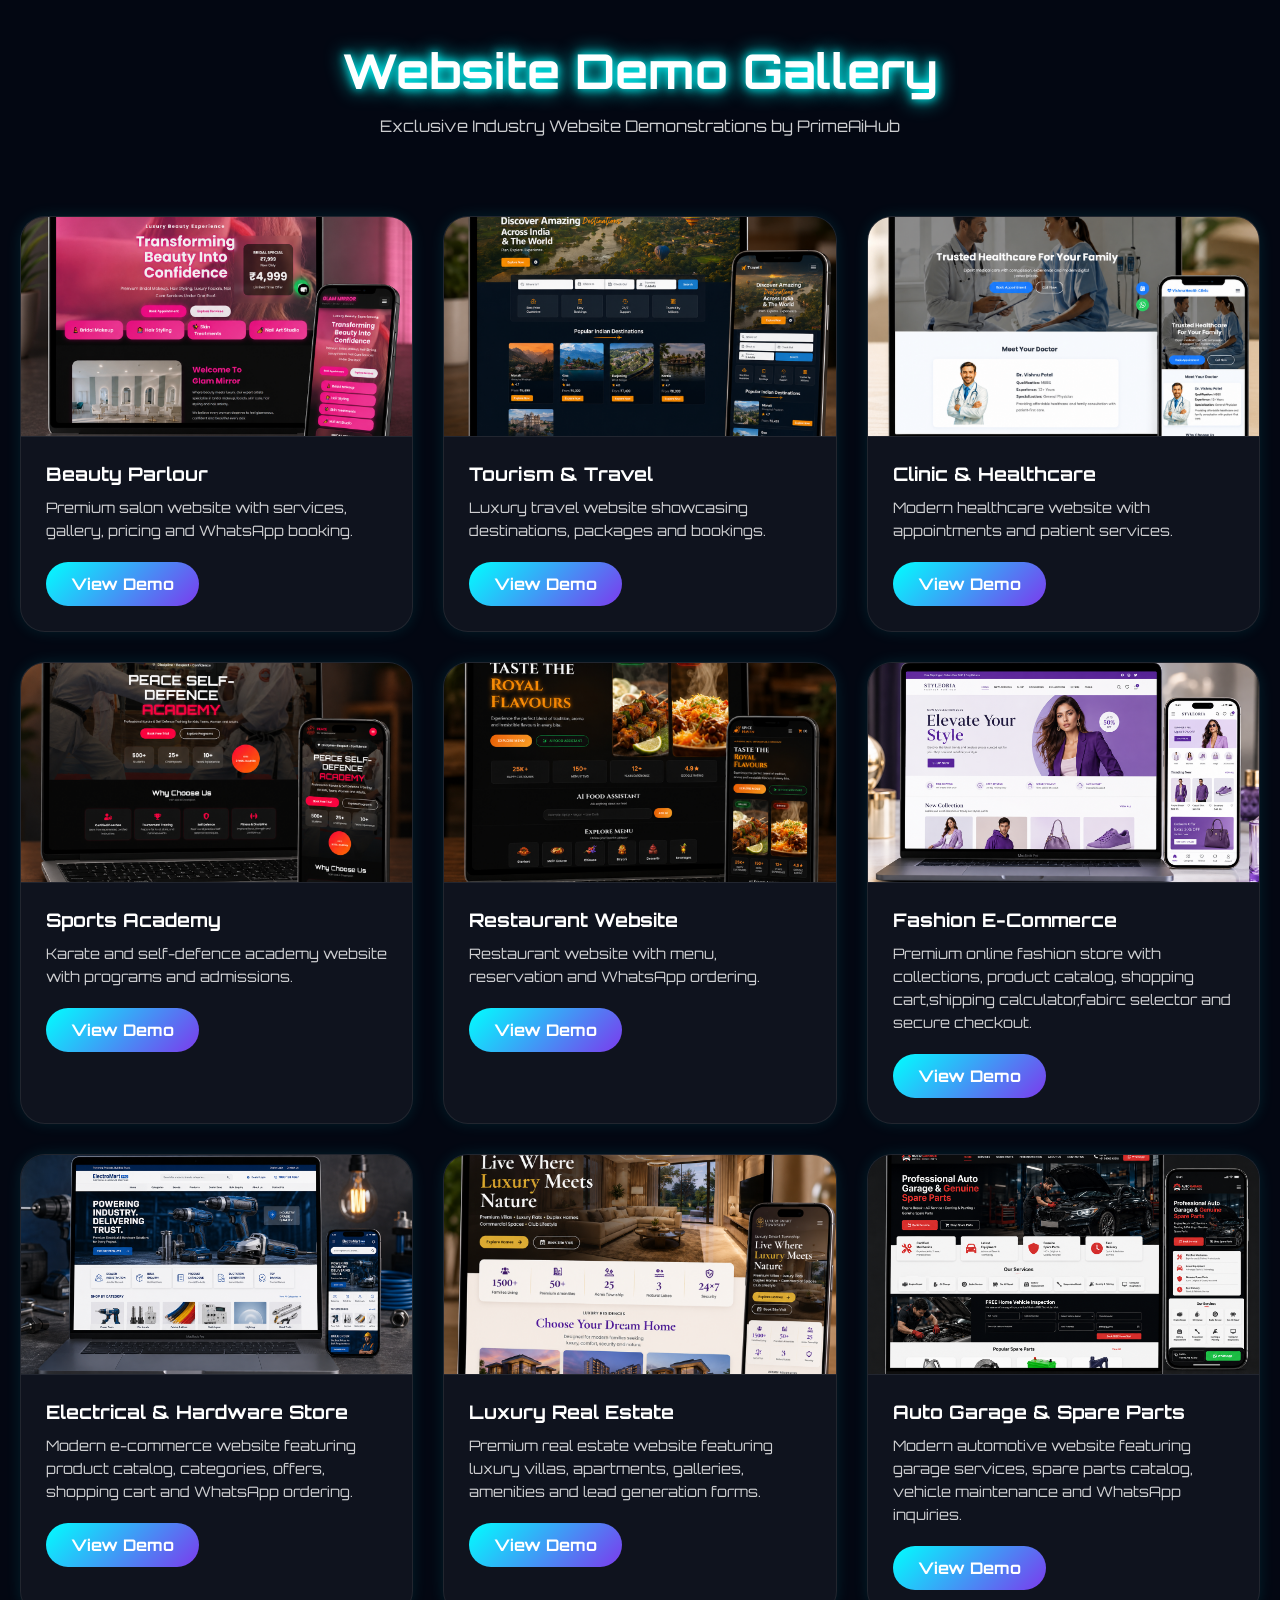
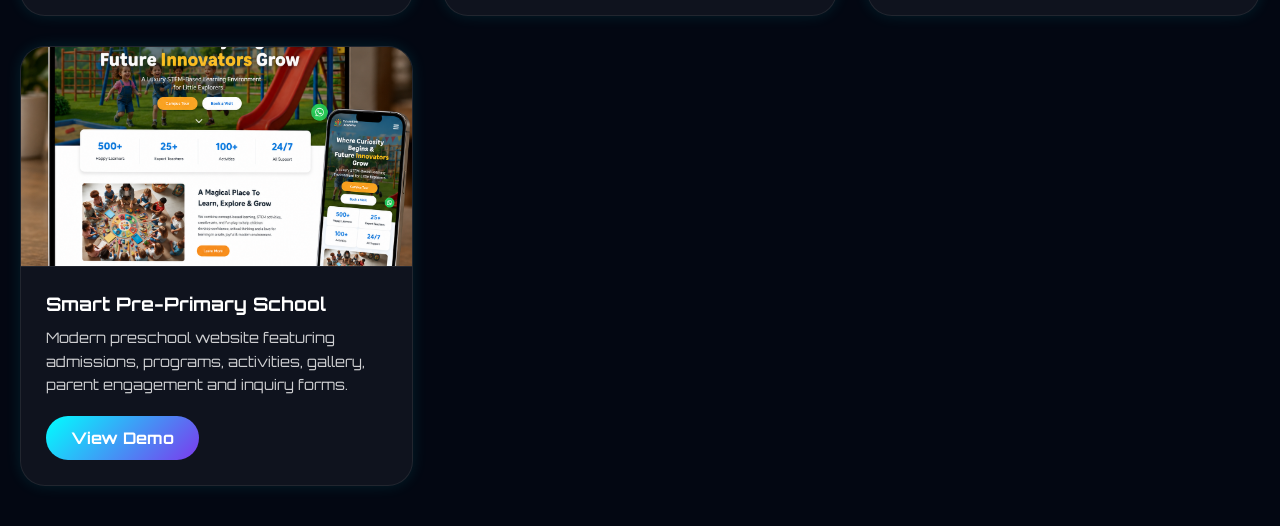
<file: explore.html>
<!DOCTYPE html>
<html lang="en">
<head>
<meta charset="UTF-8">
<meta name="viewport" content="width=device-width, initial-scale=1.0">

<title>PrimeAiHub Demo Gallery</title>

<link href="https://fonts.googleapis.com/css2?family=Orbitron:wght@400;600;800&display=swap" rel="stylesheet">

<style>

*{
margin:0;
padding:0;
box-sizing:border-box;
font-family:'Orbitron',sans-serif;
}

body{
background:#030712;
color:white;
min-height:100vh;
padding:40px 20px;
}

h1{
text-align:center;
font-size:3rem;
margin-bottom:15px;

text-shadow:
0 0 10px cyan,
0 0 20px cyan;
}

.subtitle{
text-align:center;
opacity:.8;
margin-bottom:50px;
}

.lock-screen{
max-width:500px;
margin:auto;
padding:40px;
border-radius:25px;

background:
rgba(255,255,255,.05);

backdrop-filter:blur(15px);

border:
1px solid rgba(255,255,255,.08);

text-align:center;

box-shadow:
0 0 25px rgba(0,255,255,.2);
}

.lock-screen h2{
margin-bottom:20px;
}

.lock-screen input{
width:100%;
padding:15px;
border:none;
outline:none;
border-radius:12px;
margin-bottom:20px;
font-size:1rem;
}

.unlock-btn{

padding:15px 35px;

border:none;

border-radius:50px;

cursor:pointer;

font-weight:bold;

background:
linear-gradient(
135deg,
#00ffff,
#7c3aed
);

color:white;

}

.gallery{

display:block;

max-width:1400px;

margin:auto;

padding-top:30px;

}

.demo-grid{

display:grid;

grid-template-columns:
repeat(auto-fit,minmax(350px,1fr));

gap:30px;

max-width:1400px;

margin:auto;

}
.demo-card{

background:
rgba(255,255,255,.05);

border:
1px solid rgba(255,255,255,.08);

border-radius:25px;

overflow:hidden;

transition:.4s;

box-shadow:
0 0 15px rgba(0,255,255,.1);

}

.demo-card:hover{

transform:
translateY(-10px);

box-shadow:
0 0 25px cyan,
0 0 40px #7c3aed;

}

.demo-card img{

width:100%;
height:220px;

object-fit:cover;

display:block;

border-bottom:
1px solid rgba(255,255,255,.08);

}

.demo-content{

padding:25px;

}

.demo-content h3{

margin-bottom:10px;

}

.demo-content p{

font-size:.9rem;

opacity:.8;

line-height:1.6;

margin-bottom:20px;

}

.demo-btn{

display:inline-block;

padding:12px 25px;

text-decoration:none;

border-radius:50px;

background:
linear-gradient(
135deg,
#00ffff,
#7c3aed
);

color:white;

font-weight:bold;

}

.error{

color:#ff4d4d;

margin-top:15px;

display:none;

text-align:center;

}

</style>
</head>

<body>

<h1>Website Demo Gallery</h1>

<p class="subtitle">
Exclusive Industry Website Demonstrations by PrimeAiHub
</p>

<!-- DEMO GALLERY -->

<div class="gallery" id="gallery">

<div class="demo-grid">

<!-- BEAUTY -->

<div class="demo-card">

<img src="images/beauty-demo.png">

<div class="demo-content">

<h3>Beauty Parlour</h3>

<p>
Premium salon website with services,
gallery, pricing and WhatsApp booking.
</p>

<a
class="demo-btn"
target="_blank"
href="https://prime-aihub.github.io/premium-beauty-parlour/index.html">

View Demo

</a>

</div>

</div>

<!-- TOURISM -->

<div class="demo-card">

<img src="images/travel-demo.png">

<div class="demo-content">

<h3>Tourism & Travel</h3>

<p>
Luxury travel website showcasing
destinations, packages and bookings.
</p>

<a
class="demo-btn"
target="_blank"
href="https://prime-aihub.github.io/Travelx-Tourism/">

View Demo

</a>

</div>

</div>

<!-- CLINIC -->

<div class="demo-card">

<img src="images/clinic-demo.png">

<div class="demo-content">

<h3>Clinic & Healthcare</h3>

<p>
Modern healthcare website with
appointments and patient services.
</p>

<a
class="demo-btn"
target="_blank"
href="https://prime-aihub.github.io/Clinic-Premium-Website-1/">

View Demo

</a>

</div>

</div>

<!-- SPORTS -->

<div class="demo-card">

<img src="images/sports-demo.png">

<div class="demo-content">

<h3>Sports Academy</h3>

<p>
Karate and self-defence academy
website with programs and admissions.
</p>

<a
class="demo-btn"
target="_blank"
href="https://prime-aihub.github.io/peace-self-defence-academy/">

View Demo

</a>

</div>

</div>

<!-- RESTAURANT -->

<div class="demo-card">

<img src="images/restaurant-demo.png">

<div class="demo-content">

<h3>Restaurant Website</h3>

<p>
Restaurant website with menu,
reservation and WhatsApp ordering.
</p>

<a
class="demo-btn"
target="_blank"
href="https://prime-aihub.github.io/SpiceHaven-Restaurant-sample/">

View Demo

</a>

</div>

</div>

 <!-- FASHION E-COMMERCE -->

<div class="demo-card">

<img src="images/fashion-demo.png">

<div class="demo-content">

<h3>Fashion E-Commerce</h3>

<p>
Premium online fashion store with
collections, product catalog,
shopping cart,shipping calculator,fabirc selector and secure checkout.
</p>

<a
class="demo-btn"
target="_blank"
href=https://koborio.store/>

View Demo

</a>

</div>

</div>

 <!-- ELECTRICAL & HARDWARE -->

<div class="demo-card">

<img src="images/electrical-demo.png">

<div class="demo-content">

<h3>Electrical & Hardware Store</h3>

<p>
Modern e-commerce website featuring
product catalog, categories, offers,
shopping cart and WhatsApp ordering.
</p>

<a
class="demo-btn"
target="_blank"
href="https://prime-aihub.github.io/Electro-Hardware-Mart/">

View Demo

</a>

</div>

</div> 

<!-- REAL ESTATE -->

<div class="demo-card">

<img src="images/real-estate-demo.png">

<div class="demo-content">

<h3>Luxury Real Estate</h3>

<p>
Premium real estate website featuring
luxury villas, apartments, galleries,
amenities and lead generation forms.
</p>

<a
class="demo-btn"
target="_blank"
href="https://prime-aihub.github.io/Luxury-Real-Estate-Website/">

View Demo

</a>

</div>

</div>

 <!-- AUTO GARAGE & SPARE PARTS -->

<div class="demo-card">

<img src="images/garage-demo.png">

<div class="demo-content">

<h3>Auto Garage & Spare Parts</h3>

<p>
Modern automotive website featuring
garage services, spare parts catalog,
vehicle maintenance and WhatsApp inquiries.
</p>

<a
class="demo-btn"
target="_blank"
href="https://prime-aihub.github.io/Auto-Garage-Digital-Auto-spare-shop-/">

View Demo

</a>

</div>

</div>

  <!-- PRE-PRIMARY SCHOOL -->

<div class="demo-card">

<img src="images/preprimary-demo.png">

<div class="demo-content">

<h3>Smart Pre-Primary School</h3>

<p>
Modern preschool website featuring
admissions, programs, activities,
gallery, parent engagement and inquiry forms.
</p>

<a
class="demo-btn"
target="_blank"
href="https://prime-aihub.github.io/Future-Kids-Academy-Pre-Primary-School/">

View Demo

</a>

</div>

</div>
  
</div>

<script>

function unlockGallery(){

const code =
document.getElementById("accessCode").value;

if(code === "PRIME1796"){

document.getElementById(
"lockScreen"
).style.display = "none";

document.getElementById(
"gallery"
).style.display = "block";

}
else{

document.getElementById(
"errorMsg"
).style.display = "block";

}

}

</script>

 
</div>


</body>
</html>
</file>
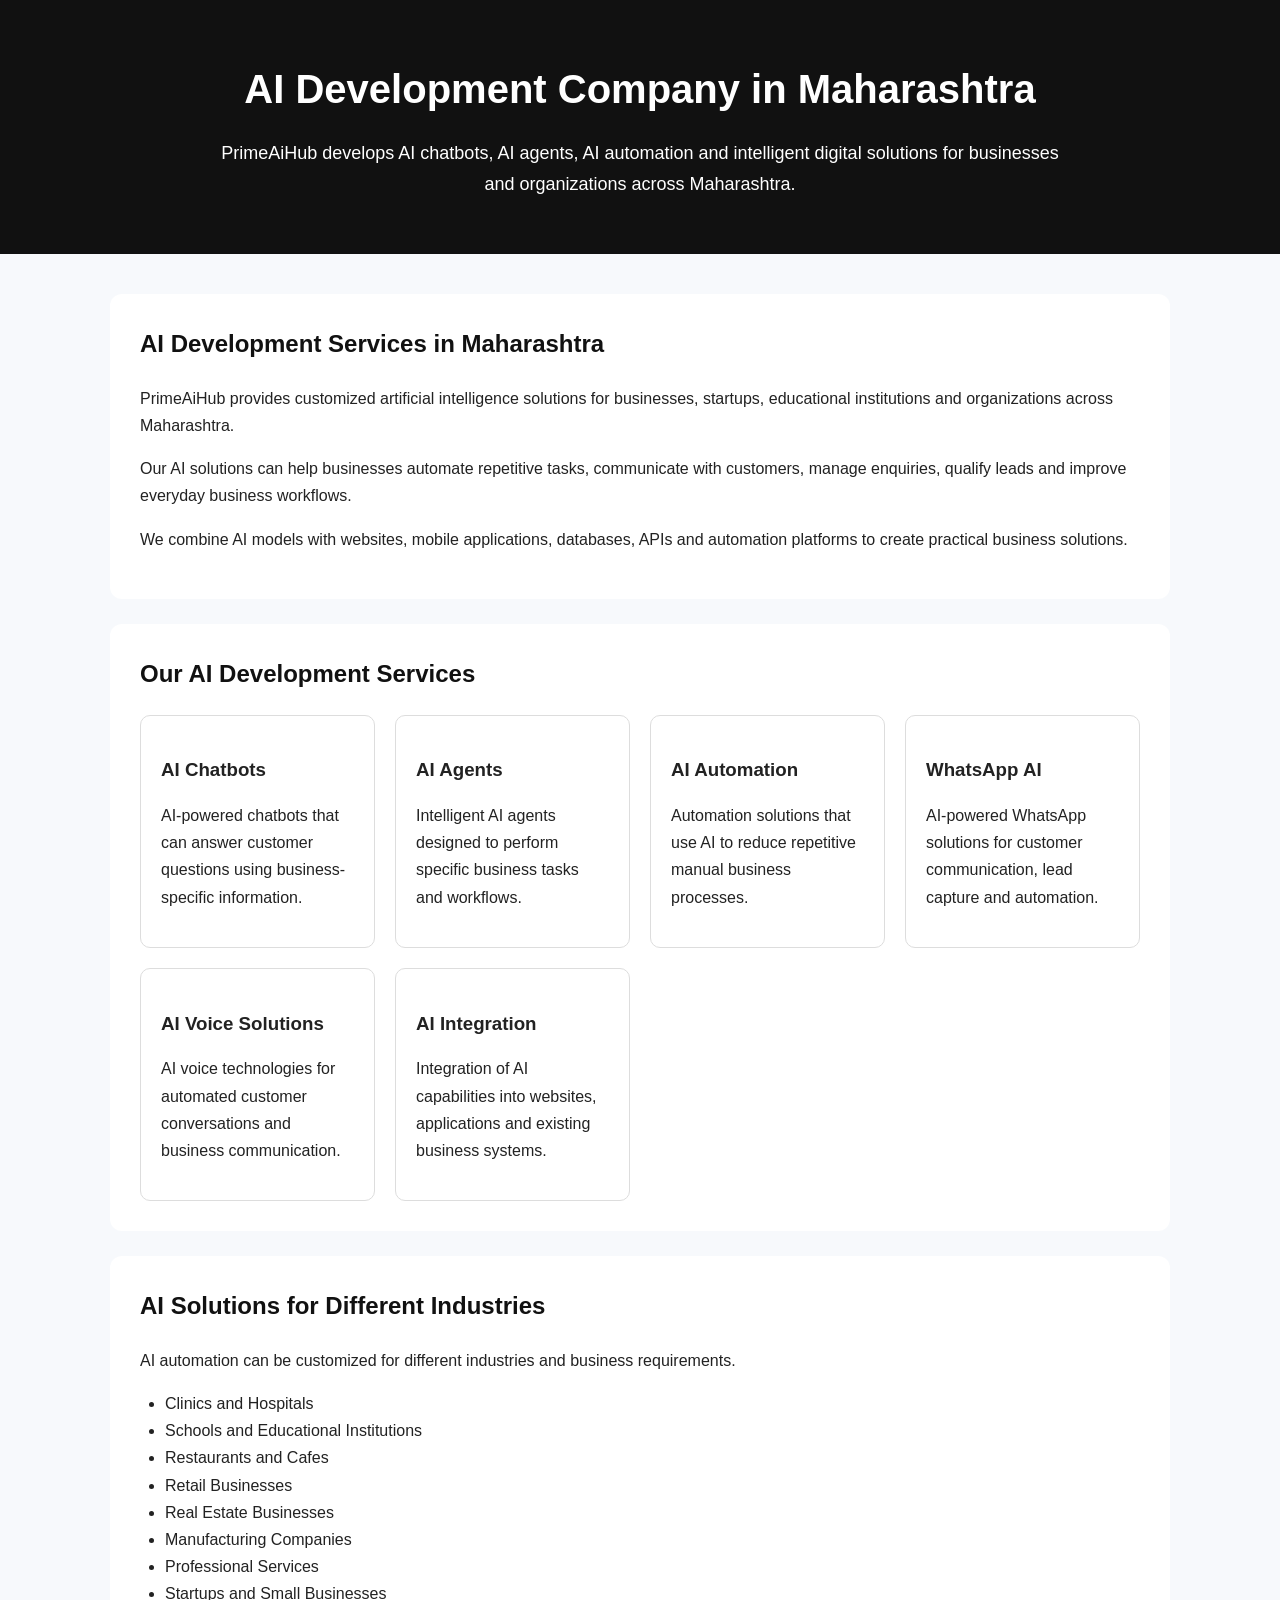
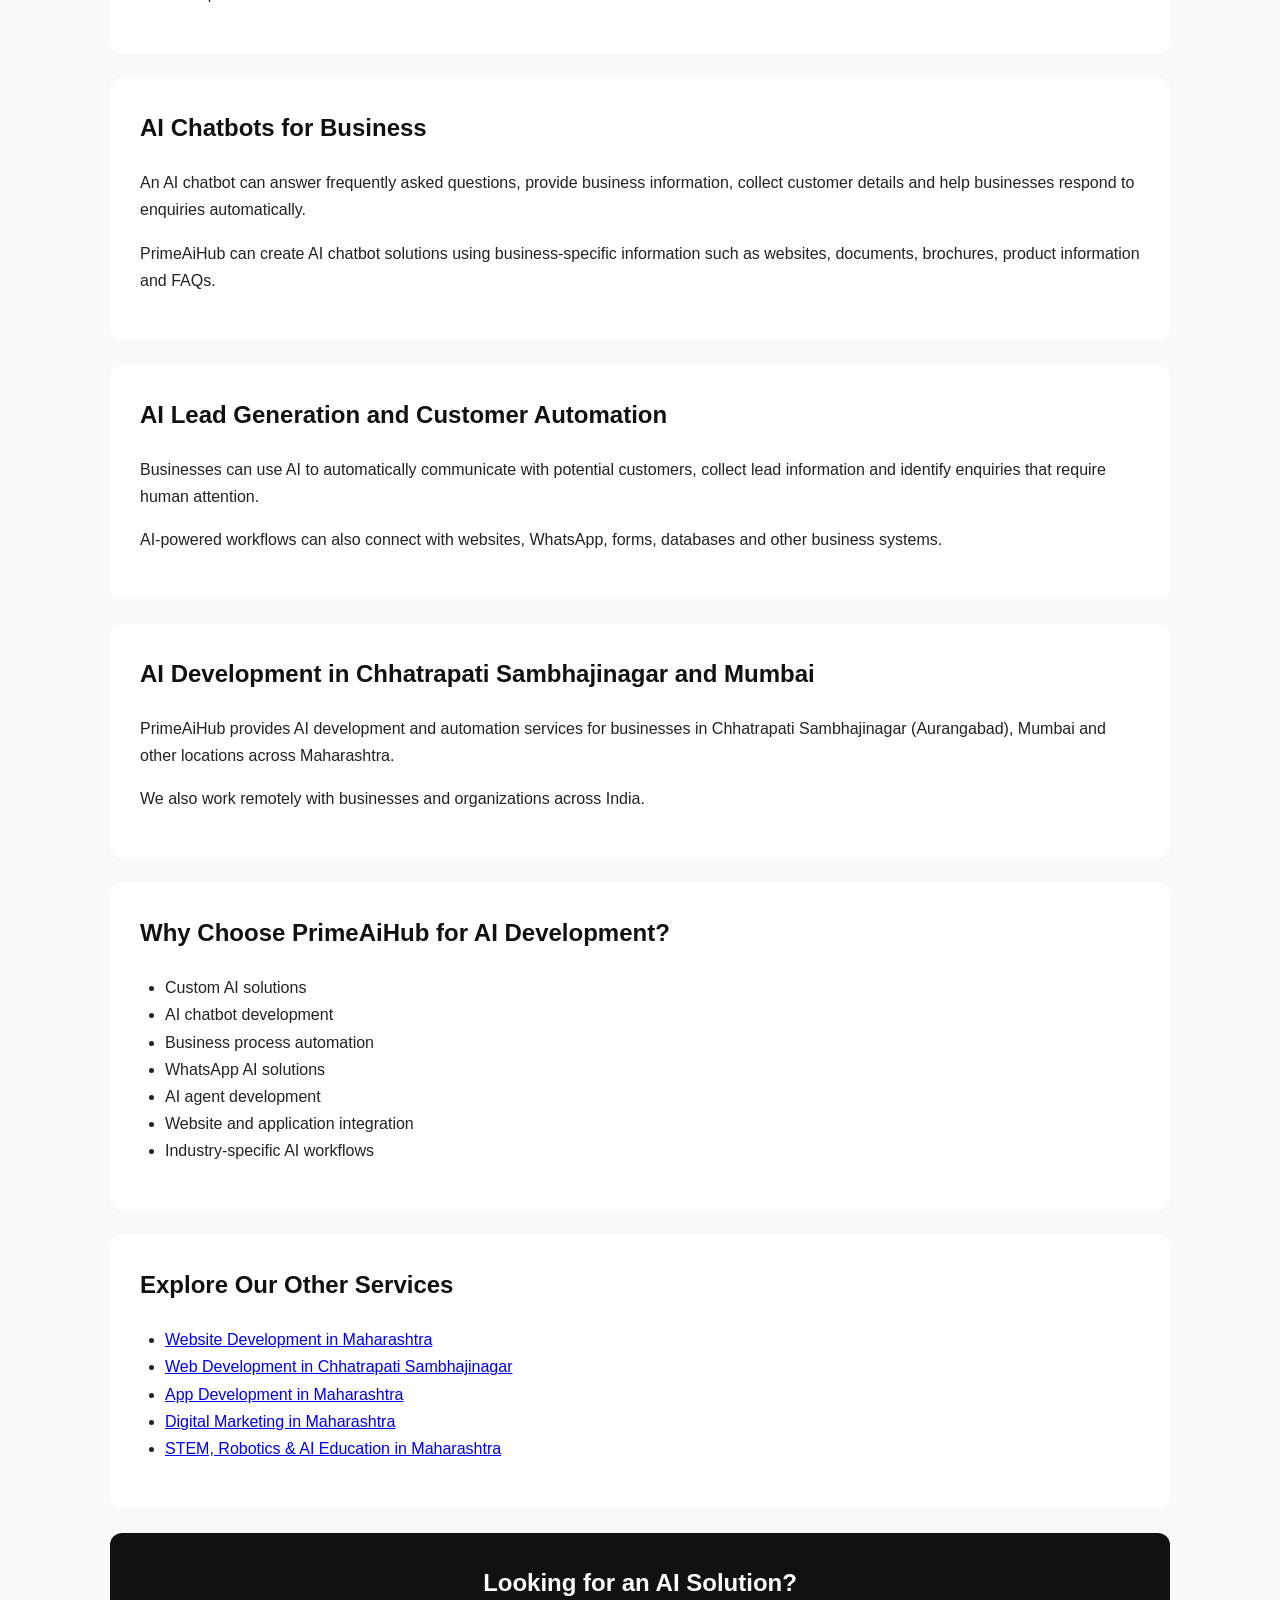
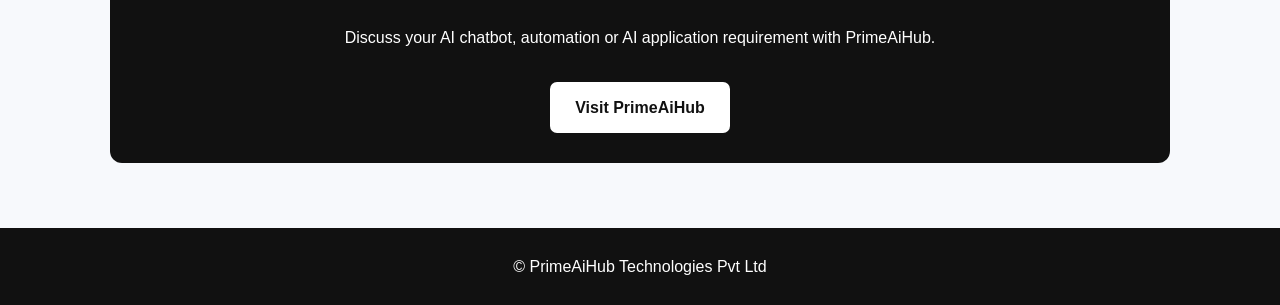
<file: seo/ai-development-maharashtra.html>
<!DOCTYPE html>
<html lang="en">
<head>
    <meta charset="UTF-8">
    <meta name="viewport" content="width=device-width, initial-scale=1.0">

    <title>AI Development Company in Maharashtra | PrimeAiHub</title>

    <meta name="description"
        content="PrimeAiHub provides AI development, AI chatbot, AI automation, AI agents and intelligent business solutions for companies, startups and organizations across Maharashtra.">

    <link rel="canonical"
        href="https://primeaihub.in/seo/ai-development-maharashtra.html">

    <meta property="og:title"
        content="AI Development Company in Maharashtra | PrimeAiHub">

    <meta property="og:description"
        content="Custom AI chatbots, AI automation, AI agents and intelligent software solutions for businesses across Maharashtra.">

    <meta property="og:type" content="website">

    <meta property="og:url"
        content="https://primeaihub.in/seo/ai-development-maharashtra.html">

    <style>
        * {
            box-sizing: border-box;
        }

        body {
            margin: 0;
            font-family: Arial, sans-serif;
            line-height: 1.7;
            color: #222;
            background: #f7f9fc;
        }

        header {
            background: #111;
            color: #fff;
            padding: 55px 20px;
            text-align: center;
        }

        header h1 {
            font-size: 40px;
            margin: 0 0 15px;
        }

        header p {
            max-width: 850px;
            margin: auto;
            font-size: 18px;
        }

        main {
            max-width: 1100px;
            margin: auto;
            padding: 40px 20px;
        }

        section {
            background: #fff;
            padding: 30px;
            margin-bottom: 25px;
            border-radius: 12px;
        }

        h2 {
            margin-top: 0;
            color: #111;
        }

        h3 {
            margin-bottom: 8px;
        }

        .services {
            display: grid;
            grid-template-columns: repeat(auto-fit, minmax(230px, 1fr));
            gap: 20px;
        }

        .service {
            border: 1px solid #ddd;
            padding: 20px;
            border-radius: 10px;
        }

        ul {
            padding-left: 25px;
        }

        .cta {
            background: #111;
            color: #fff;
            text-align: center;
        }

        .cta h2 {
            color: #fff;
        }

        .cta a {
            display: inline-block;
            margin-top: 15px;
            padding: 12px 25px;
            background: #fff;
            color: #111;
            text-decoration: none;
            border-radius: 7px;
            font-weight: bold;
        }

        footer {
            background: #111;
            color: #fff;
            text-align: center;
            padding: 25px;
        }

        @media (max-width: 600px) {
            header h1 {
                font-size: 30px;
            }

            section {
                padding: 22px;
            }
        }
    </style>
</head>

<body>

<header>

    <h1>AI Development Company in Maharashtra</h1>

    <p>
        PrimeAiHub develops AI chatbots, AI agents, AI automation
        and intelligent digital solutions for businesses and
        organizations across Maharashtra.
    </p>

</header>


<main>


<section>

    <h2>AI Development Services in Maharashtra</h2>

    <p>
        PrimeAiHub provides customized artificial intelligence
        solutions for businesses, startups, educational institutions
        and organizations across Maharashtra.
    </p>

    <p>
        Our AI solutions can help businesses automate repetitive
        tasks, communicate with customers, manage enquiries,
        qualify leads and improve everyday business workflows.
    </p>

    <p>
        We combine AI models with websites, mobile applications,
        databases, APIs and automation platforms to create
        practical business solutions.
    </p>

</section>


<section>

    <h2>Our AI Development Services</h2>

    <div class="services">

        <div class="service">
            <h3>AI Chatbots</h3>
            <p>
                AI-powered chatbots that can answer customer
                questions using business-specific information.
            </p>
        </div>


        <div class="service">
            <h3>AI Agents</h3>
            <p>
                Intelligent AI agents designed to perform
                specific business tasks and workflows.
            </p>
        </div>


        <div class="service">
            <h3>AI Automation</h3>
            <p>
                Automation solutions that use AI to reduce
                repetitive manual business processes.
            </p>
        </div>


        <div class="service">
            <h3>WhatsApp AI</h3>
            <p>
                AI-powered WhatsApp solutions for customer
                communication, lead capture and automation.
            </p>
        </div>


        <div class="service">
            <h3>AI Voice Solutions</h3>
            <p>
                AI voice technologies for automated customer
                conversations and business communication.
            </p>
        </div>


        <div class="service">
            <h3>AI Integration</h3>
            <p>
                Integration of AI capabilities into websites,
                applications and existing business systems.
            </p>
        </div>

    </div>

</section>


<section>

    <h2>AI Solutions for Different Industries</h2>

    <p>
        AI automation can be customized for different industries
        and business requirements.
    </p>

    <ul>
        <li>Clinics and Hospitals</li>
        <li>Schools and Educational Institutions</li>
        <li>Restaurants and Cafes</li>
        <li>Retail Businesses</li>
        <li>Real Estate Businesses</li>
        <li>Manufacturing Companies</li>
        <li>Professional Services</li>
        <li>Startups and Small Businesses</li>
    </ul>

</section>


<section>

    <h2>AI Chatbots for Business</h2>

    <p>
        An AI chatbot can answer frequently asked questions,
        provide business information, collect customer details
        and help businesses respond to enquiries automatically.
    </p>

    <p>
        PrimeAiHub can create AI chatbot solutions using
        business-specific information such as websites,
        documents, brochures, product information and FAQs.
    </p>

</section>


<section>

    <h2>AI Lead Generation and Customer Automation</h2>

    <p>
        Businesses can use AI to automatically communicate with
        potential customers, collect lead information and
        identify enquiries that require human attention.
    </p>

    <p>
        AI-powered workflows can also connect with websites,
        WhatsApp, forms, databases and other business systems.
    </p>

</section>


<section>

    <h2>AI Development in Chhatrapati Sambhajinagar and Mumbai</h2>

    <p>
        PrimeAiHub provides AI development and automation services
        for businesses in Chhatrapati Sambhajinagar (Aurangabad),
        Mumbai and other locations across Maharashtra.
    </p>

    <p>
        We also work remotely with businesses and organizations
        across India.
    </p>

</section>


<section>

    <h2>Why Choose PrimeAiHub for AI Development?</h2>

    <ul>
        <li>Custom AI solutions</li>
        <li>AI chatbot development</li>
        <li>Business process automation</li>
        <li>WhatsApp AI solutions</li>
        <li>AI agent development</li>
        <li>Website and application integration</li>
        <li>Industry-specific AI workflows</li>
    </ul>

</section>


<section>
    <h2>Explore Our Other Services</h2>

    <ul>
        <li><a href="website-development-maharashtra.html">Website Development in Maharashtra</a></li>
        <li><a href="web-development-chhatrapati-sambhajinagar.html">Web Development in Chhatrapati Sambhajinagar</a></li>
        <li><a href="app-development-maharashtra.html">App Development in Maharashtra</a></li>
        <li><a href="digital-marketing-maharashtra.html">Digital Marketing in Maharashtra</a></li>
        <li><a href="stem-robotics-ai-education-maharashtra.html">STEM, Robotics & AI Education in Maharashtra</a></li>
    </ul>
</section>    

<section class="cta">

    <h2>Looking for an AI Solution?</h2>

    <p>
        Discuss your AI chatbot, automation or AI application
        requirement with PrimeAiHub.
    </p>

    <a href="https://primeaihub.in/">
        Visit PrimeAiHub
    </a>

</section>


</main>


<footer>

    © PrimeAiHub Technologies Pvt Ltd
</footer>

</body>
</html>
</file>
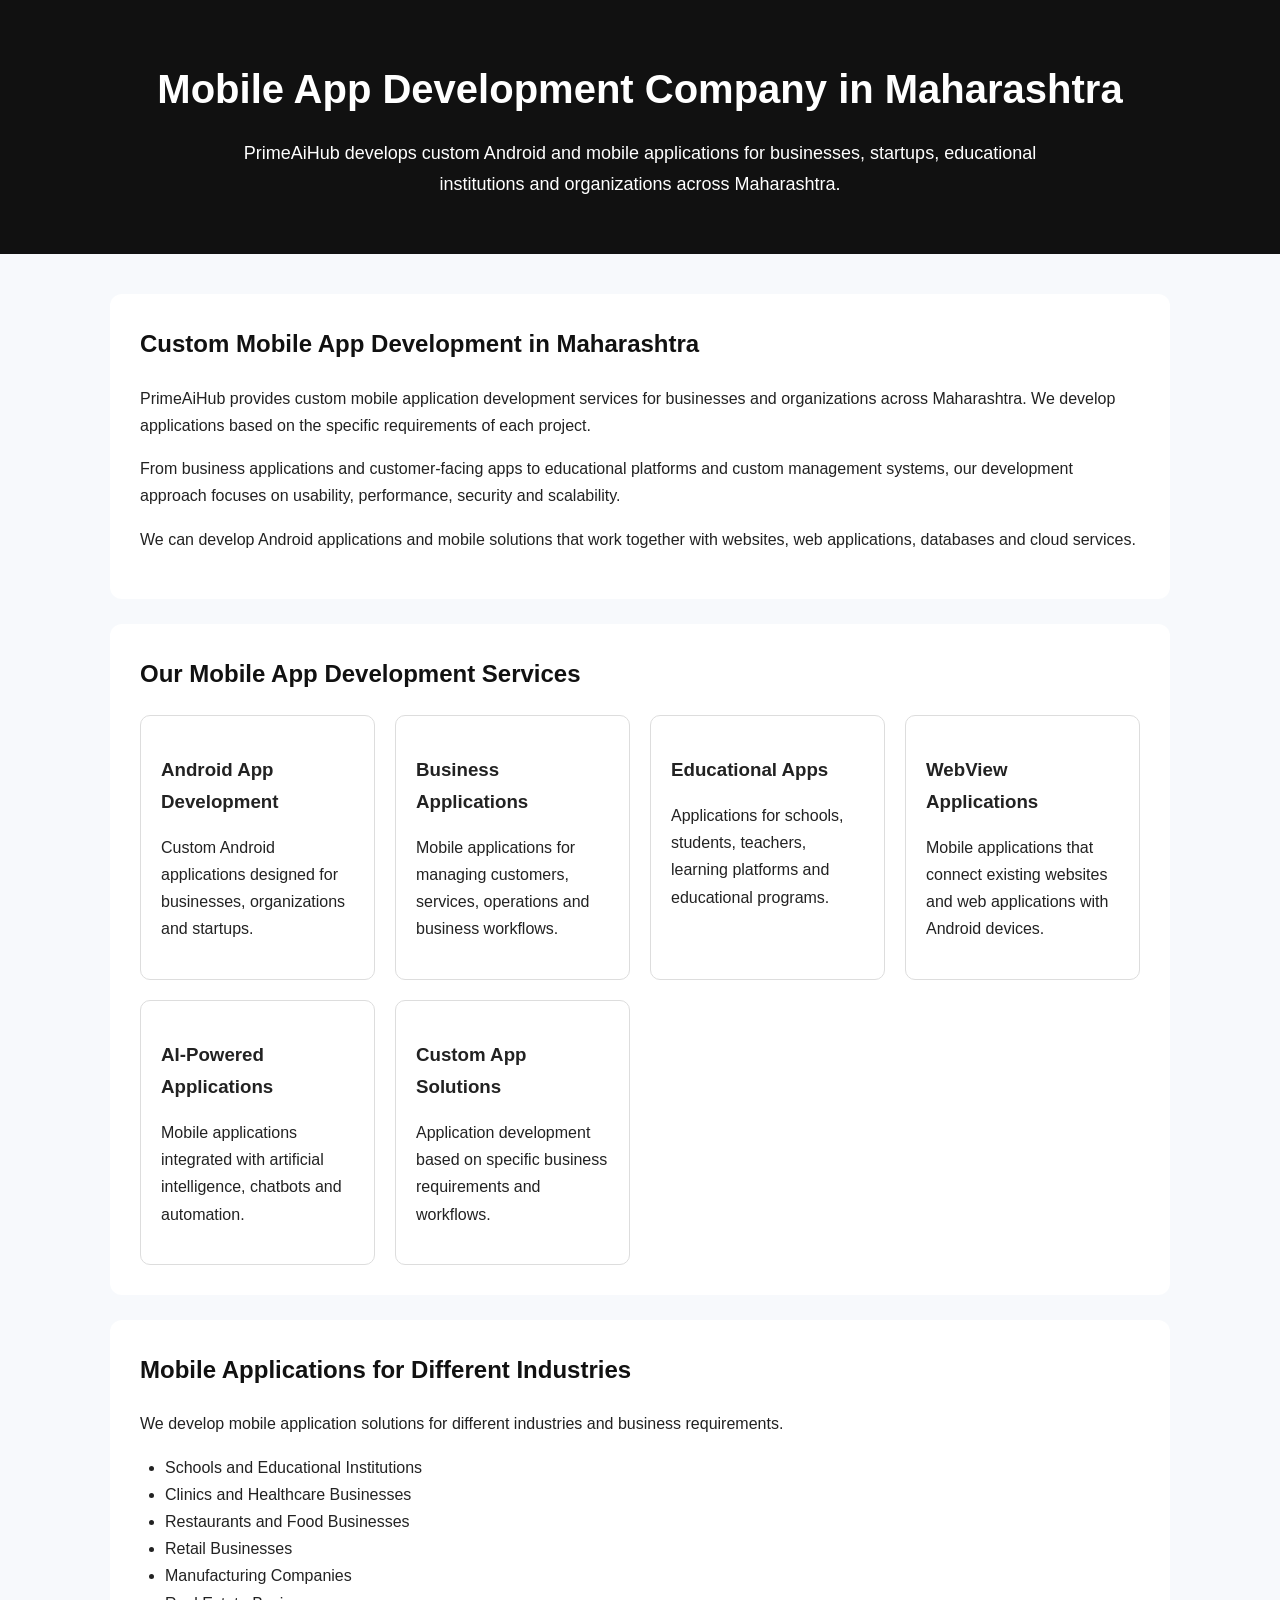
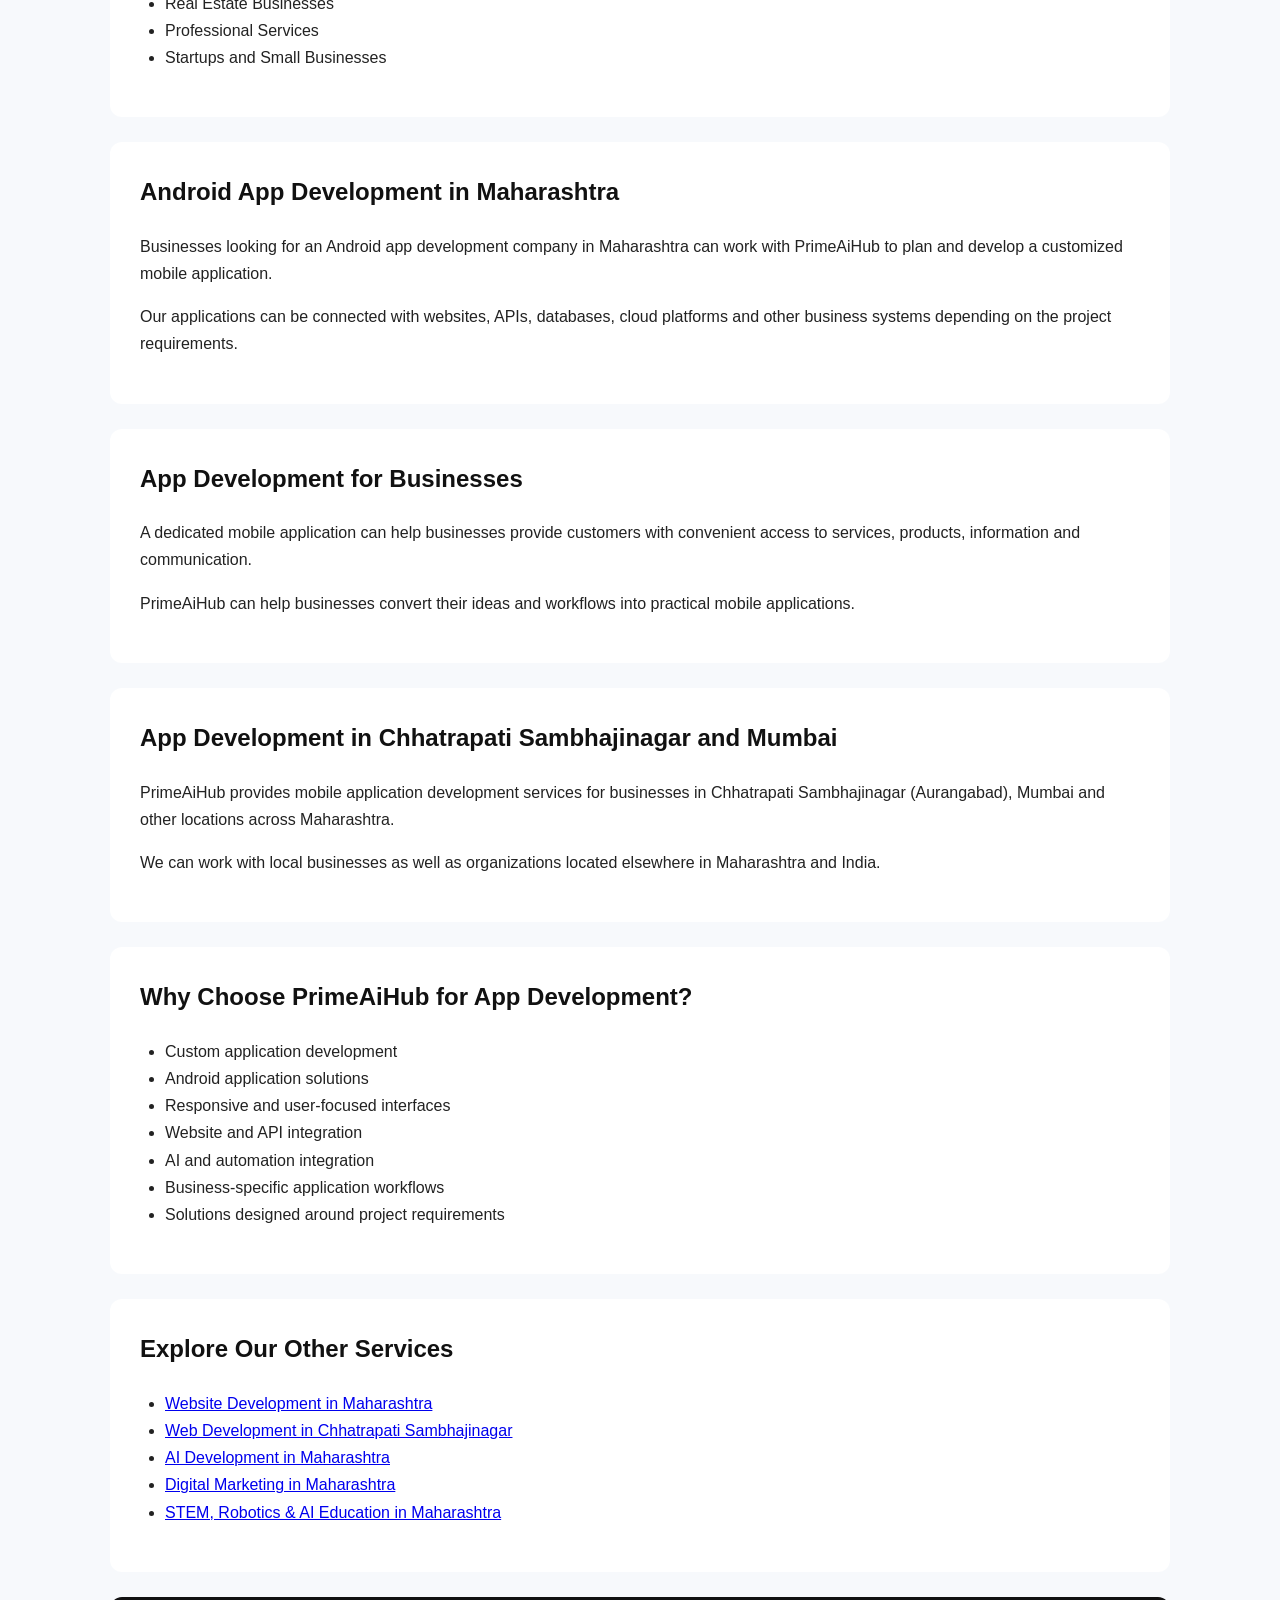
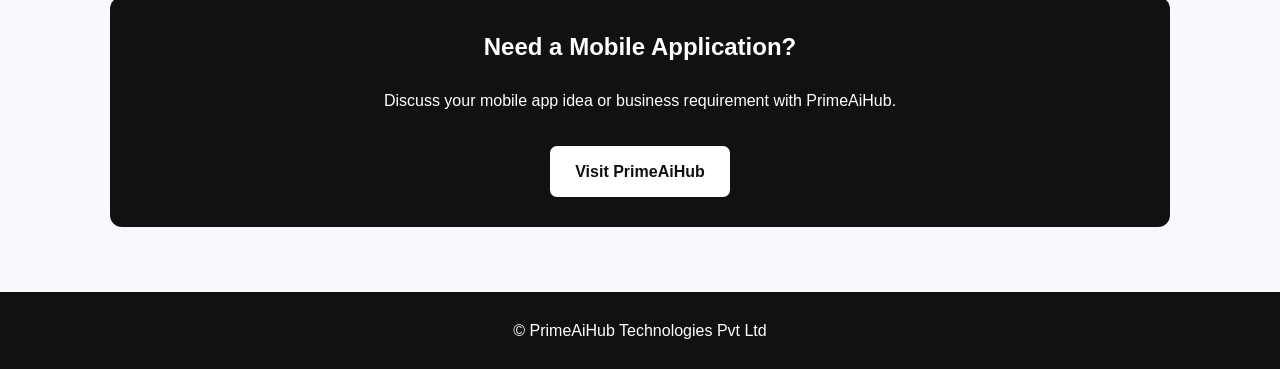
<file: seo/app-development-maharashtra.html>
<!DOCTYPE html>
<html lang="en">
<head>
    <meta charset="UTF-8">
    <meta name="viewport" content="width=device-width, initial-scale=1.0">

    <title>Mobile App Development Company in Maharashtra | PrimeAiHub</title>

    <meta name="description"
        content="PrimeAiHub provides custom mobile app development and Android application development services for businesses, startups, schools and organizations across Maharashtra.">

    <link rel="canonical"
        href="https://primeaihub.in/seo/app-development-maharashtra.html">

    <meta property="og:title"
        content="Mobile App Development Company in Maharashtra | PrimeAiHub">

    <meta property="og:description"
        content="Custom Android and mobile application development services for businesses and organizations across Maharashtra.">

    <meta property="og:type" content="website">

    <meta property="og:url"
        content="https://primeaihub.in/seo/app-development-maharashtra.html">

    <style>
        * {
            box-sizing: border-box;
        }

        body {
            margin: 0;
            font-family: Arial, sans-serif;
            line-height: 1.7;
            color: #222;
            background: #f7f9fc;
        }

        header {
            background: #111;
            color: #fff;
            padding: 55px 20px;
            text-align: center;
        }

        header h1 {
            font-size: 40px;
            margin: 0 0 15px;
        }

        header p {
            max-width: 850px;
            margin: auto;
            font-size: 18px;
        }

        main {
            max-width: 1100px;
            margin: auto;
            padding: 40px 20px;
        }

        section {
            background: #fff;
            padding: 30px;
            margin-bottom: 25px;
            border-radius: 12px;
        }

        h2 {
            margin-top: 0;
            color: #111;
        }

        h3 {
            margin-bottom: 8px;
        }

        .services {
            display: grid;
            grid-template-columns:
                repeat(auto-fit, minmax(230px, 1fr));
            gap: 20px;
        }

        .service {
            border: 1px solid #ddd;
            padding: 20px;
            border-radius: 10px;
        }

        ul {
            padding-left: 25px;
        }

        .cta {
            background: #111;
            color: #fff;
            text-align: center;
        }

        .cta h2 {
            color: #fff;
        }

        .cta a {
            display: inline-block;
            margin-top: 15px;
            padding: 12px 25px;
            background: #fff;
            color: #111;
            text-decoration: none;
            border-radius: 7px;
            font-weight: bold;
        }

        footer {
            background: #111;
            color: #fff;
            text-align: center;
            padding: 25px;
        }

        @media (max-width: 600px) {
            header h1 {
                font-size: 30px;
            }

            section {
                padding: 22px;
            }
        }
    </style>
</head>

<body>

<header>

    <h1>Mobile App Development Company in Maharashtra</h1>

    <p>
        PrimeAiHub develops custom Android and mobile applications
        for businesses, startups, educational institutions and
        organizations across Maharashtra.
    </p>

</header>


<main>


<section>

    <h2>Custom Mobile App Development in Maharashtra</h2>

    <p>
        PrimeAiHub provides custom mobile application development
        services for businesses and organizations across Maharashtra.
        We develop applications based on the specific requirements
        of each project.
    </p>

    <p>
        From business applications and customer-facing apps to
        educational platforms and custom management systems, our
        development approach focuses on usability, performance,
        security and scalability.
    </p>

    <p>
        We can develop Android applications and mobile solutions
        that work together with websites, web applications,
        databases and cloud services.
    </p>

</section>


<section>

    <h2>Our Mobile App Development Services</h2>

    <div class="services">

        <div class="service">

            <h3>Android App Development</h3>

            <p>
                Custom Android applications designed for businesses,
                organizations and startups.
            </p>

        </div>


        <div class="service">

            <h3>Business Applications</h3>

            <p>
                Mobile applications for managing customers,
                services, operations and business workflows.
            </p>

        </div>


        <div class="service">

            <h3>Educational Apps</h3>

            <p>
                Applications for schools, students, teachers,
                learning platforms and educational programs.
            </p>

        </div>


        <div class="service">

            <h3>WebView Applications</h3>

            <p>
                Mobile applications that connect existing websites
                and web applications with Android devices.
            </p>

        </div>


        <div class="service">

            <h3>AI-Powered Applications</h3>

            <p>
                Mobile applications integrated with artificial
                intelligence, chatbots and automation.
            </p>

        </div>


        <div class="service">

            <h3>Custom App Solutions</h3>

            <p>
                Application development based on specific business
                requirements and workflows.
            </p>

        </div>

    </div>

</section>


<section>

    <h2>Mobile Applications for Different Industries</h2>

    <p>
        We develop mobile application solutions for different
        industries and business requirements.
    </p>

    <ul>

        <li>Schools and Educational Institutions</li>

        <li>Clinics and Healthcare Businesses</li>

        <li>Restaurants and Food Businesses</li>

        <li>Retail Businesses</li>

        <li>Manufacturing Companies</li>

        <li>Real Estate Businesses</li>

        <li>Professional Services</li>

        <li>Startups and Small Businesses</li>

    </ul>

</section>


<section>

    <h2>Android App Development in Maharashtra</h2>

    <p>
        Businesses looking for an Android app development company
        in Maharashtra can work with PrimeAiHub to plan and develop
        a customized mobile application.
    </p>

    <p>
        Our applications can be connected with websites, APIs,
        databases, cloud platforms and other business systems
        depending on the project requirements.
    </p>

</section>


<section>

    <h2>App Development for Businesses</h2>

    <p>
        A dedicated mobile application can help businesses provide
        customers with convenient access to services, products,
        information and communication.
    </p>

    <p>
        PrimeAiHub can help businesses convert their ideas and
        workflows into practical mobile applications.
    </p>

</section>


<section>

    <h2>App Development in Chhatrapati Sambhajinagar and Mumbai</h2>

    <p>
        PrimeAiHub provides mobile application development services
        for businesses in Chhatrapati Sambhajinagar (Aurangabad),
        Mumbai and other locations across Maharashtra.
    </p>

    <p>
        We can work with local businesses as well as organizations
        located elsewhere in Maharashtra and India.
    </p>

</section>


<section>

    <h2>Why Choose PrimeAiHub for App Development?</h2>

    <ul>

        <li>Custom application development</li>

        <li>Android application solutions</li>

        <li>Responsive and user-focused interfaces</li>

        <li>Website and API integration</li>

        <li>AI and automation integration</li>

        <li>Business-specific application workflows</li>

        <li>Solutions designed around project requirements</li>

    </ul>

</section>

<section>
    <h2>Explore Our Other Services</h2>

    <ul>
        <li><a href="website-development-maharashtra.html">Website Development in Maharashtra</a></li>
        <li><a href="web-development-chhatrapati-sambhajinagar.html">Web Development in Chhatrapati Sambhajinagar</a></li>
        <li><a href="ai-development-maharashtra.html">AI Development in Maharashtra</a></li>
        <li><a href="digital-marketing-maharashtra.html">Digital Marketing in Maharashtra</a></li>
        <li><a href="stem-robotics-ai-education-maharashtra.html">STEM, Robotics & AI Education in Maharashtra</a></li>
    </ul>
</section>    

<section class="cta">

    <h2>Need a Mobile Application?</h2>

    <p>
        Discuss your mobile app idea or business requirement
        with PrimeAiHub.
    </p>

    <a href="https://primeaihub.in/">
        Visit PrimeAiHub
    </a>

</section>


</main>


<footer>

    © PrimeAiHub Technologies Pvt Ltd

</footer>

</body>
</html>
</file>
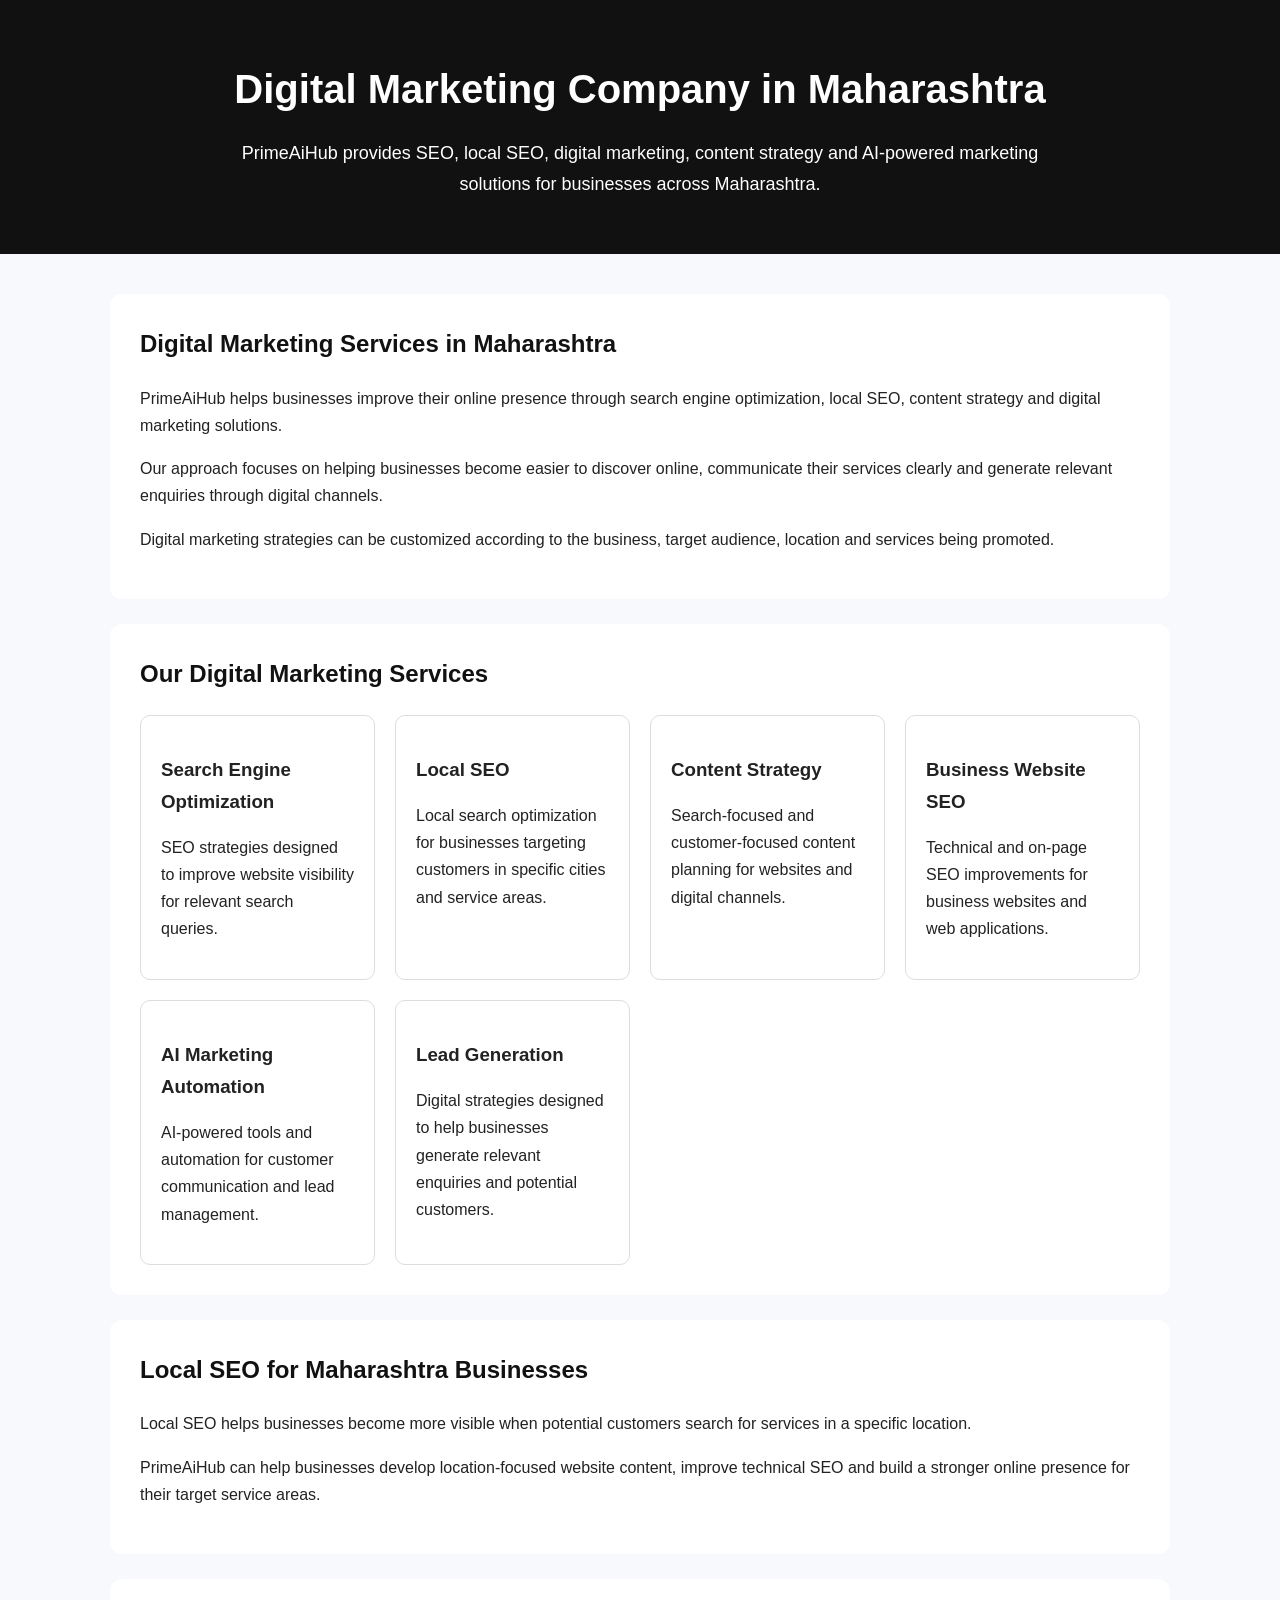
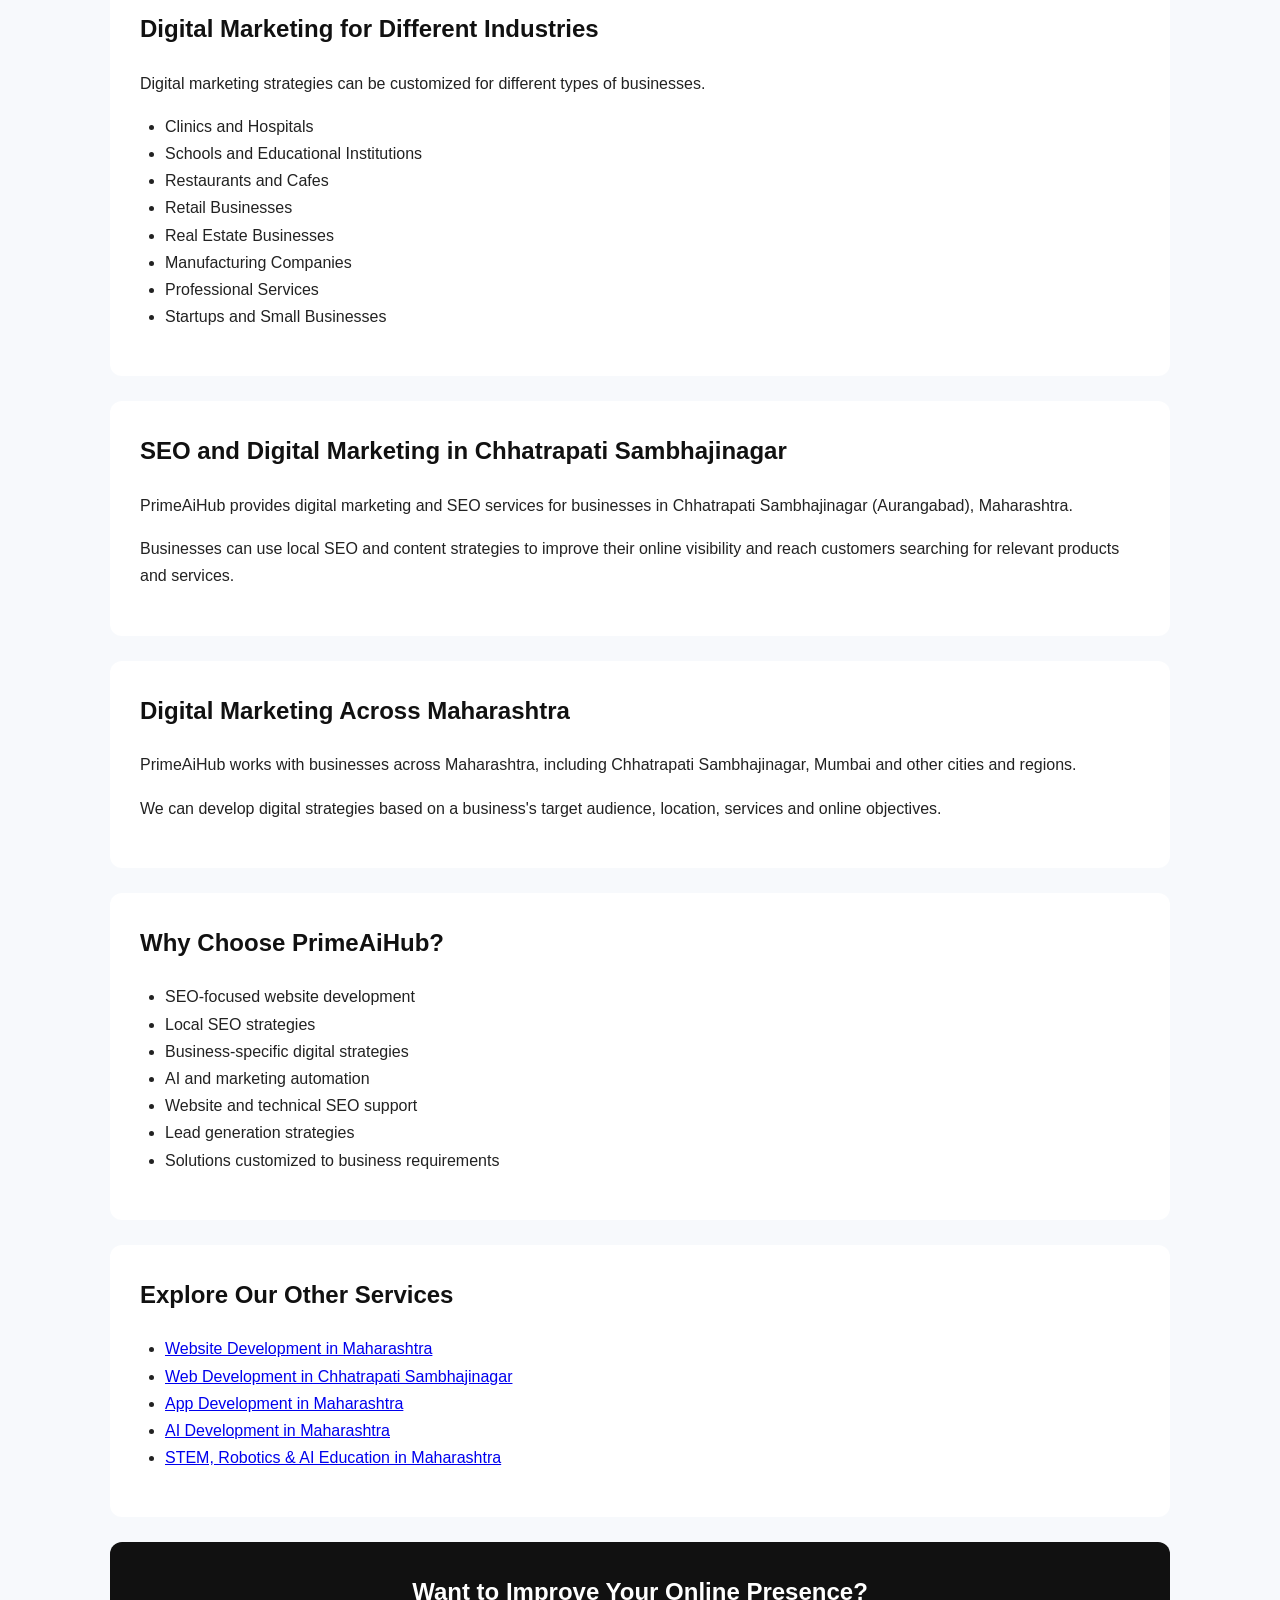
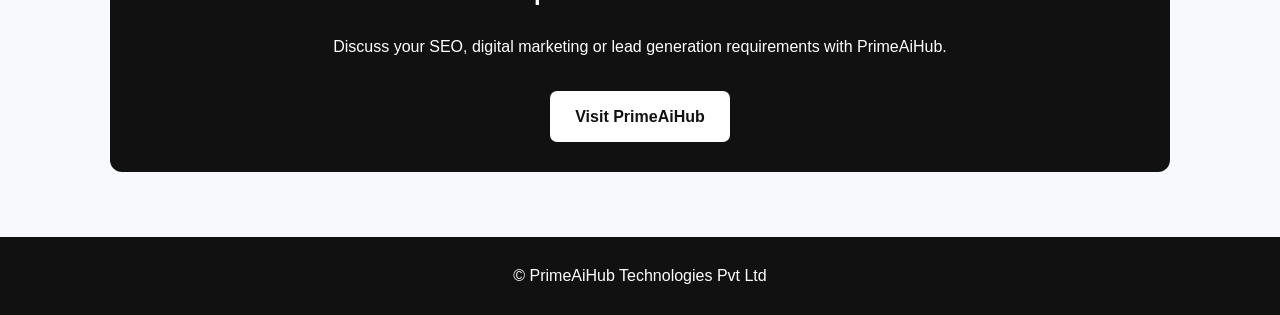
<file: seo/digital-marketing-maharashtra.html>
<!DOCTYPE html>
<html lang="en">
<head>
    <meta charset="UTF-8">
    <meta name="viewport" content="width=device-width, initial-scale=1.0">

    <title>Digital Marketing Company in Maharashtra | PrimeAiHub</title>

    <meta name="description"
        content="PrimeAiHub provides digital marketing, SEO, local SEO, content strategy and AI-powered marketing solutions for businesses across Maharashtra.">

    <link rel="canonical"
        href="https://primeaihub.in/seo/digital-marketing-maharashtra.html">

    <meta property="og:title"
        content="Digital Marketing Company in Maharashtra | PrimeAiHub">

    <meta property="og:description"
        content="Digital marketing, SEO, local SEO and AI-powered marketing solutions for businesses across Maharashtra.">

    <meta property="og:type" content="website">

    <meta property="og:url"
        content="https://primeaihub.in/seo/digital-marketing-maharashtra.html">

    <style>
        * {
            box-sizing: border-box;
        }

        body {
            margin: 0;
            font-family: Arial, sans-serif;
            line-height: 1.7;
            color: #222;
            background: #f7f9fc;
        }

        header {
            background: #111;
            color: #fff;
            padding: 55px 20px;
            text-align: center;
        }

        header h1 {
            font-size: 40px;
            margin: 0 0 15px;
        }

        header p {
            max-width: 850px;
            margin: auto;
            font-size: 18px;
        }

        main {
            max-width: 1100px;
            margin: auto;
            padding: 40px 20px;
        }

        section {
            background: #fff;
            padding: 30px;
            margin-bottom: 25px;
            border-radius: 12px;
        }

        h2 {
            margin-top: 0;
            color: #111;
        }

        h3 {
            margin-bottom: 8px;
        }

        .services {
            display: grid;
            grid-template-columns:
                repeat(auto-fit, minmax(230px, 1fr));
            gap: 20px;
        }

        .service {
            border: 1px solid #ddd;
            padding: 20px;
            border-radius: 10px;
        }

        ul {
            padding-left: 25px;
        }

        .cta {
            background: #111;
            color: #fff;
            text-align: center;
        }

        .cta h2 {
            color: #fff;
        }

        .cta a {
            display: inline-block;
            margin-top: 15px;
            padding: 12px 25px;
            background: #fff;
            color: #111;
            text-decoration: none;
            border-radius: 7px;
            font-weight: bold;
        }

        footer {
            background: #111;
            color: #fff;
            text-align: center;
            padding: 25px;
        }

        @media (max-width: 600px) {
            header h1 {
                font-size: 30px;
            }

            section {
                padding: 22px;
            }
        }
    </style>
</head>

<body>

<header>

    <h1>Digital Marketing Company in Maharashtra</h1>

    <p>
        PrimeAiHub provides SEO, local SEO, digital marketing,
        content strategy and AI-powered marketing solutions for
        businesses across Maharashtra.
    </p>

</header>


<main>


<section>

    <h2>Digital Marketing Services in Maharashtra</h2>

    <p>
        PrimeAiHub helps businesses improve their online presence
        through search engine optimization, local SEO, content
        strategy and digital marketing solutions.
    </p>

    <p>
        Our approach focuses on helping businesses become easier
        to discover online, communicate their services clearly
        and generate relevant enquiries through digital channels.
    </p>

    <p>
        Digital marketing strategies can be customized according
        to the business, target audience, location and services
        being promoted.
    </p>

</section>


<section>

    <h2>Our Digital Marketing Services</h2>

    <div class="services">

        <div class="service">

            <h3>Search Engine Optimization</h3>

            <p>
                SEO strategies designed to improve website visibility
                for relevant search queries.
            </p>

        </div>


        <div class="service">

            <h3>Local SEO</h3>

            <p>
                Local search optimization for businesses targeting
                customers in specific cities and service areas.
            </p>

        </div>


        <div class="service">

            <h3>Content Strategy</h3>

            <p>
                Search-focused and customer-focused content planning
                for websites and digital channels.
            </p>

        </div>


        <div class="service">

            <h3>Business Website SEO</h3>

            <p>
                Technical and on-page SEO improvements for business
                websites and web applications.
            </p>

        </div>


        <div class="service">

            <h3>AI Marketing Automation</h3>

            <p>
                AI-powered tools and automation for customer
                communication and lead management.
            </p>

        </div>


        <div class="service">

            <h3>Lead Generation</h3>

            <p>
                Digital strategies designed to help businesses
                generate relevant enquiries and potential customers.
            </p>

        </div>

    </div>

</section>


<section>

    <h2>Local SEO for Maharashtra Businesses</h2>

    <p>
        Local SEO helps businesses become more visible when
        potential customers search for services in a specific
        location.
    </p>

    <p>
        PrimeAiHub can help businesses develop location-focused
        website content, improve technical SEO and build a stronger
        online presence for their target service areas.
    </p>

</section>


<section>

    <h2>Digital Marketing for Different Industries</h2>

    <p>
        Digital marketing strategies can be customized for
        different types of businesses.
    </p>

    <ul>

        <li>Clinics and Hospitals</li>

        <li>Schools and Educational Institutions</li>

        <li>Restaurants and Cafes</li>

        <li>Retail Businesses</li>

        <li>Real Estate Businesses</li>

        <li>Manufacturing Companies</li>

        <li>Professional Services</li>

        <li>Startups and Small Businesses</li>

    </ul>

</section>


<section>

    <h2>SEO and Digital Marketing in Chhatrapati Sambhajinagar</h2>

    <p>
        PrimeAiHub provides digital marketing and SEO services
        for businesses in Chhatrapati Sambhajinagar (Aurangabad),
        Maharashtra.
    </p>

    <p>
        Businesses can use local SEO and content strategies to
        improve their online visibility and reach customers
        searching for relevant products and services.
    </p>

</section>


<section>

    <h2>Digital Marketing Across Maharashtra</h2>

    <p>
        PrimeAiHub works with businesses across Maharashtra,
        including Chhatrapati Sambhajinagar, Mumbai and other
        cities and regions.
    </p>

    <p>
        We can develop digital strategies based on a business's
        target audience, location, services and online objectives.
    </p>

</section>


<section>

    <h2>Why Choose PrimeAiHub?</h2>

    <ul>

        <li>SEO-focused website development</li>

        <li>Local SEO strategies</li>

        <li>Business-specific digital strategies</li>

        <li>AI and marketing automation</li>

        <li>Website and technical SEO support</li>

        <li>Lead generation strategies</li>

        <li>Solutions customized to business requirements</li>

    </ul>

</section>

<section>
    <h2>Explore Our Other Services</h2>

    <ul>
        <li><a href="website-development-maharashtra.html">Website Development in Maharashtra</a></li>
        <li><a href="web-development-chhatrapati-sambhajinagar.html">Web Development in Chhatrapati Sambhajinagar</a></li>
        <li><a href="app-development-maharashtra.html">App Development in Maharashtra</a></li>
        <li><a href="ai-development-maharashtra.html">AI Development in Maharashtra</a></li>
        <li><a href="stem-robotics-ai-education-maharashtra.html">STEM, Robotics & AI Education in Maharashtra</a></li>
    </ul>
</section>
    

<section class="cta">

    <h2>Want to Improve Your Online Presence?</h2>

    <p>
        Discuss your SEO, digital marketing or lead generation
        requirements with PrimeAiHub.
    </p>

    <a href="https://primeaihub.in/">
        Visit PrimeAiHub
    </a>

</section>


</main>


<footer>

    © PrimeAiHub Technologies Pvt Ltd

</footer>

</body>
</html>
</file>
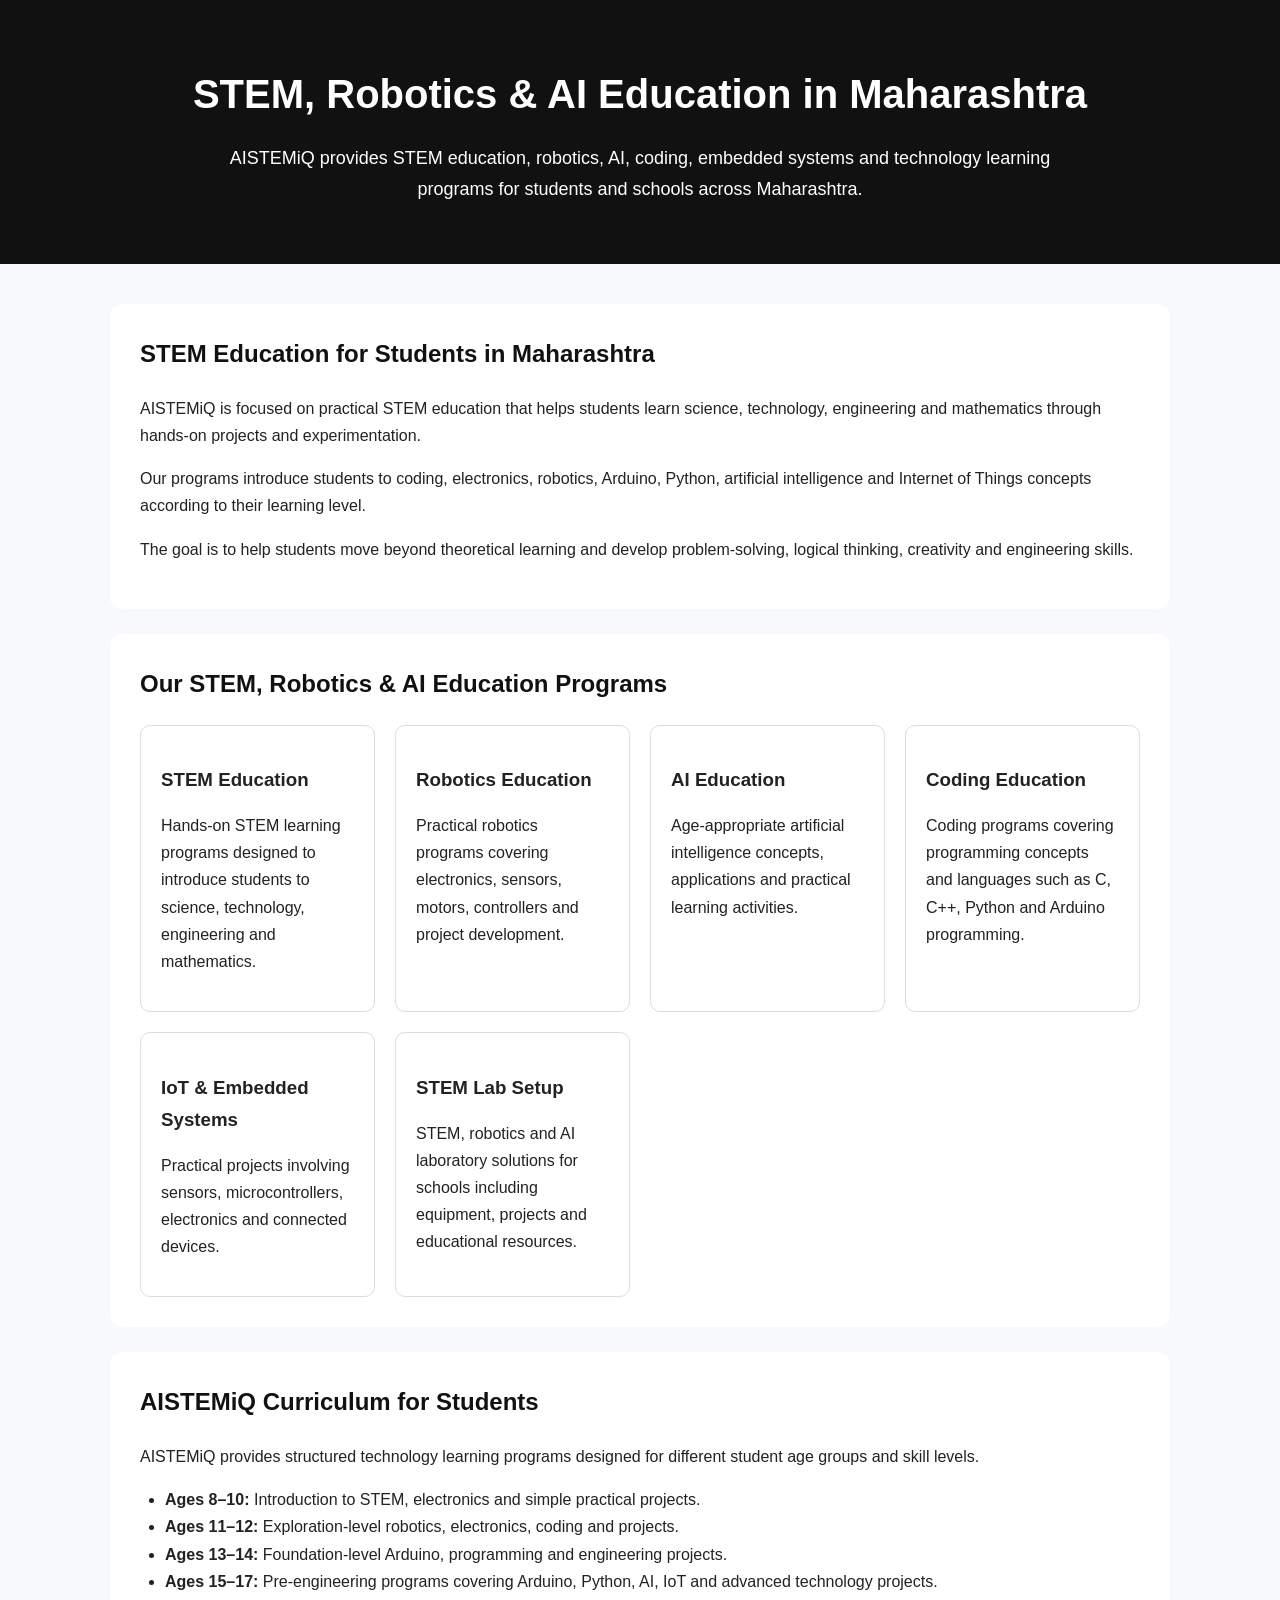
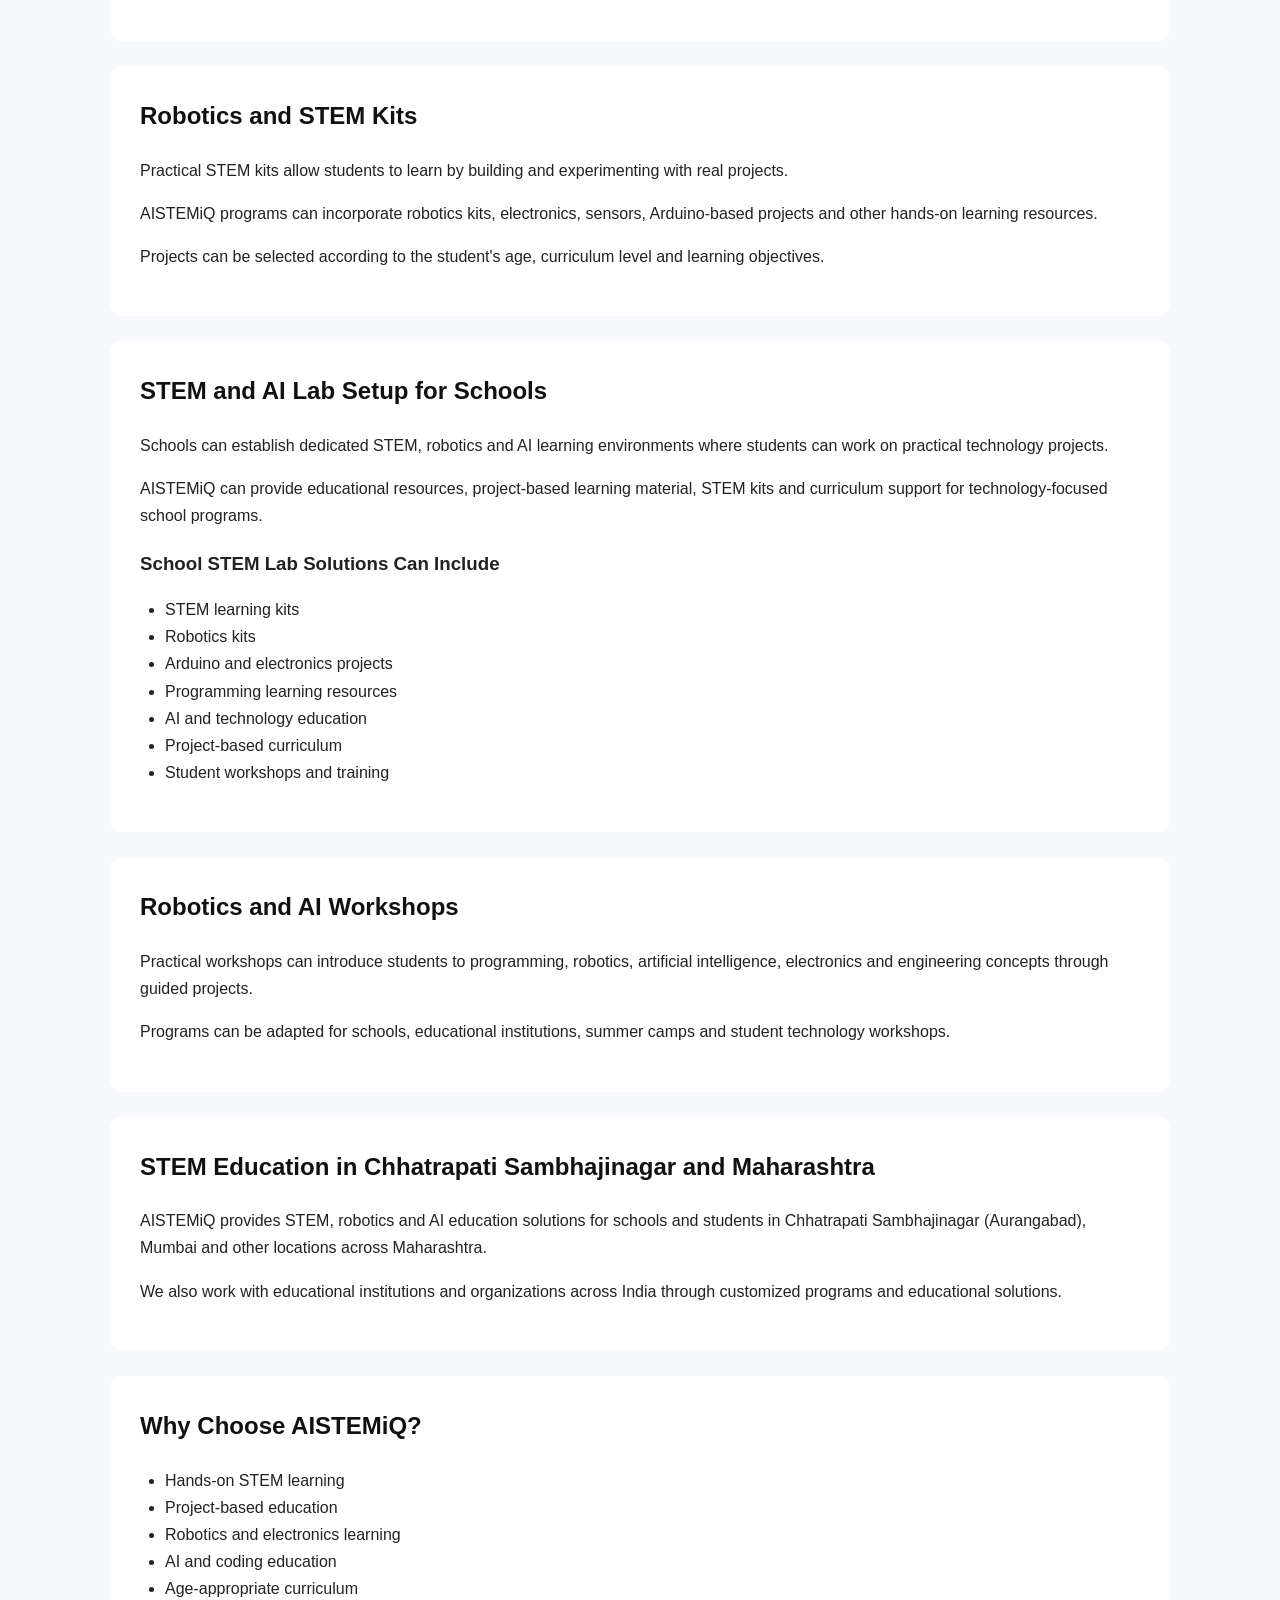
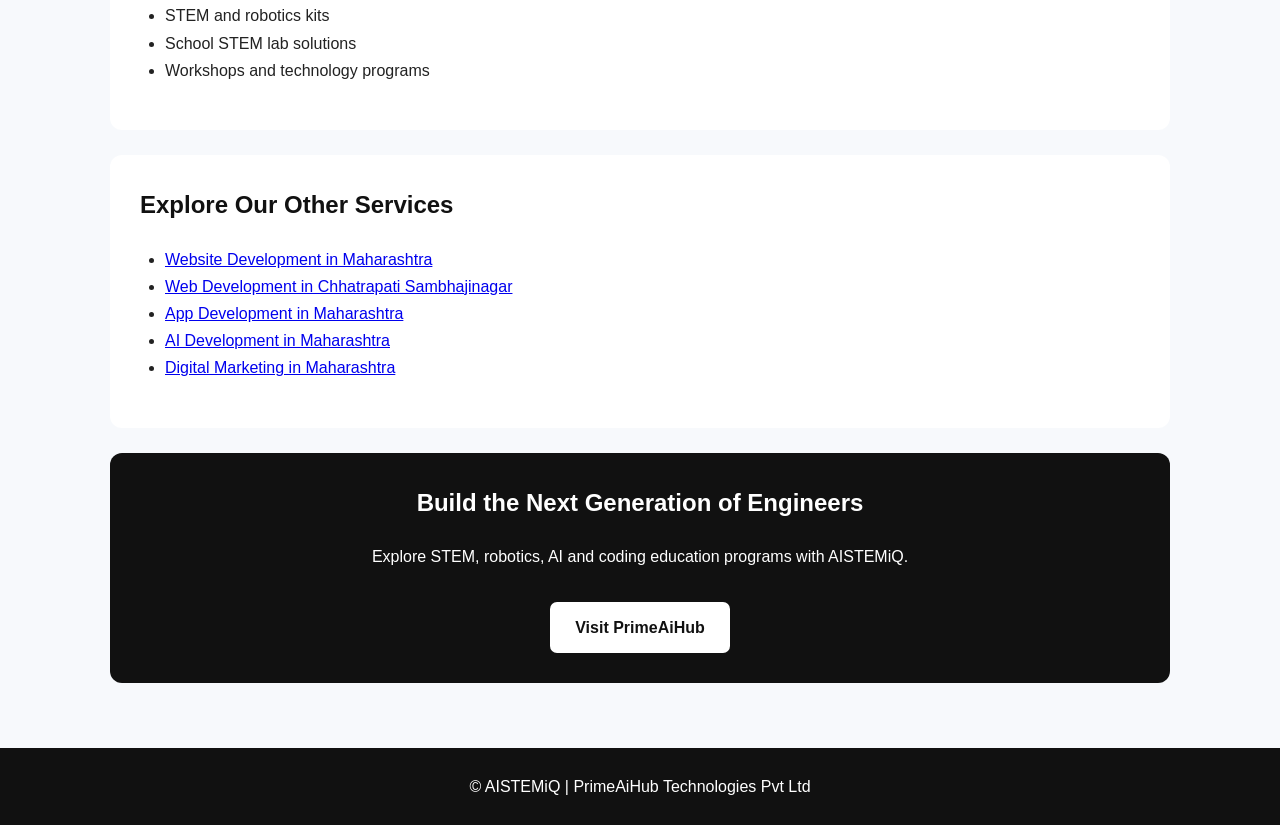
<file: seo/stem-robotics-ai-education-maharashtra.html>
<!DOCTYPE html>
<html lang="en">
<head>
    <meta charset="UTF-8">
    <meta name="viewport" content="width=device-width, initial-scale=1.0">

    <title>STEM, Robotics & AI Education in Maharashtra | AISTEMiQ</title>

    <meta name="description"
        content="AISTEMiQ provides STEM education, robotics, AI, coding programs, STEM lab setup, robotics kits and AI education solutions for schools and students across Maharashtra.">

    <link rel="canonical"
        href="https://primeaihub.in/seo/stem-robotics-ai-education-maharashtra.html">

    <meta property="og:title"
        content="STEM, Robotics & AI Education in Maharashtra | AISTEMiQ">

    <meta property="og:description"
        content="STEM, robotics, AI and coding education programs, curriculum, kits and school lab solutions across Maharashtra.">

    <meta property="og:type" content="website">

    <meta property="og:url"
        content="https://primeaihub.in/seo/stem-robotics-ai-education-maharashtra.html">

    <style>
        * {
            box-sizing: border-box;
        }

        body {
            margin: 0;
            font-family: Arial, sans-serif;
            line-height: 1.7;
            color: #222;
            background: #f7f9fc;
        }

        header {
            background: #111;
            color: #fff;
            padding: 60px 20px;
            text-align: center;
        }

        header h1 {
            font-size: 40px;
            margin: 0 0 15px;
        }

        header p {
            max-width: 850px;
            margin: auto;
            font-size: 18px;
        }

        main {
            max-width: 1100px;
            margin: auto;
            padding: 40px 20px;
        }

        section {
            background: #fff;
            padding: 30px;
            margin-bottom: 25px;
            border-radius: 12px;
        }

        h2 {
            margin-top: 0;
            color: #111;
        }

        h3 {
            margin-bottom: 8px;
        }

        .services {
            display: grid;
            grid-template-columns:
                repeat(auto-fit, minmax(230px, 1fr));
            gap: 20px;
        }

        .service {
            border: 1px solid #ddd;
            padding: 20px;
            border-radius: 10px;
        }

        ul {
            padding-left: 25px;
        }

        .cta {
            background: #111;
            color: #fff;
            text-align: center;
        }

        .cta h2 {
            color: #fff;
        }

        .cta a {
            display: inline-block;
            margin-top: 15px;
            padding: 12px 25px;
            background: #fff;
            color: #111;
            text-decoration: none;
            border-radius: 7px;
            font-weight: bold;
        }

        footer {
            background: #111;
            color: #fff;
            text-align: center;
            padding: 25px;
        }

        @media (max-width: 600px) {
            header h1 {
                font-size: 30px;
            }

            section {
                padding: 22px;
            }
        }
    </style>
</head>

<body>

<header>

    <h1>STEM, Robotics & AI Education in Maharashtra</h1>

    <p>
        AISTEMiQ provides STEM education, robotics, AI, coding,
        embedded systems and technology learning programs for
        students and schools across Maharashtra.
    </p>

</header>


<main>


<section>

    <h2>STEM Education for Students in Maharashtra</h2>

    <p>
        AISTEMiQ is focused on practical STEM education that helps
        students learn science, technology, engineering and
        mathematics through hands-on projects and experimentation.
    </p>

    <p>
        Our programs introduce students to coding, electronics,
        robotics, Arduino, Python, artificial intelligence and
        Internet of Things concepts according to their learning
        level.
    </p>

    <p>
        The goal is to help students move beyond theoretical
        learning and develop problem-solving, logical thinking,
        creativity and engineering skills.
    </p>

</section>


<section>

    <h2>Our STEM, Robotics & AI Education Programs</h2>

    <div class="services">

        <div class="service">

            <h3>STEM Education</h3>

            <p>
                Hands-on STEM learning programs designed to introduce
                students to science, technology, engineering and
                mathematics.
            </p>

        </div>


        <div class="service">

            <h3>Robotics Education</h3>

            <p>
                Practical robotics programs covering electronics,
                sensors, motors, controllers and project development.
            </p>

        </div>


        <div class="service">

            <h3>AI Education</h3>

            <p>
                Age-appropriate artificial intelligence concepts,
                applications and practical learning activities.
            </p>

        </div>


        <div class="service">

            <h3>Coding Education</h3>

            <p>
                Coding programs covering programming concepts and
                languages such as C, C++, Python and Arduino programming.
            </p>

        </div>


        <div class="service">

            <h3>IoT & Embedded Systems</h3>

            <p>
                Practical projects involving sensors, microcontrollers,
                electronics and connected devices.
            </p>

        </div>


        <div class="service">

            <h3>STEM Lab Setup</h3>

            <p>
                STEM, robotics and AI laboratory solutions for schools
                including equipment, projects and educational resources.
            </p>

        </div>

    </div>

</section>


<section>

    <h2>AISTEMiQ Curriculum for Students</h2>

    <p>
        AISTEMiQ provides structured technology learning programs
        designed for different student age groups and skill levels.
    </p>

    <ul>

        <li>
            <strong>Ages 8–10:</strong>
            Introduction to STEM, electronics and simple practical projects.
        </li>

        <li>
            <strong>Ages 11–12:</strong>
            Exploration-level robotics, electronics, coding and projects.
        </li>

        <li>
            <strong>Ages 13–14:</strong>
            Foundation-level Arduino, programming and engineering projects.
        </li>

        <li>
            <strong>Ages 15–17:</strong>
            Pre-engineering programs covering Arduino, Python, AI,
            IoT and advanced technology projects.
        </li>

    </ul>

</section>


<section>

    <h2>Robotics and STEM Kits</h2>

    <p>
        Practical STEM kits allow students to learn by building
        and experimenting with real projects.
    </p>

    <p>
        AISTEMiQ programs can incorporate robotics kits, electronics,
        sensors, Arduino-based projects and other hands-on learning
        resources.
    </p>

    <p>
        Projects can be selected according to the student's age,
        curriculum level and learning objectives.
    </p>

</section>


<section>

    <h2>STEM and AI Lab Setup for Schools</h2>

    <p>
        Schools can establish dedicated STEM, robotics and AI
        learning environments where students can work on practical
        technology projects.
    </p>

    <p>
        AISTEMiQ can provide educational resources, project-based
        learning material, STEM kits and curriculum support for
        technology-focused school programs.
    </p>

    <h3>School STEM Lab Solutions Can Include</h3>

    <ul>

        <li>STEM learning kits</li>

        <li>Robotics kits</li>

        <li>Arduino and electronics projects</li>

        <li>Programming learning resources</li>

        <li>AI and technology education</li>

        <li>Project-based curriculum</li>

        <li>Student workshops and training</li>

    </ul>

</section>


<section>

    <h2>Robotics and AI Workshops</h2>

    <p>
        Practical workshops can introduce students to programming,
        robotics, artificial intelligence, electronics and
        engineering concepts through guided projects.
    </p>

    <p>
        Programs can be adapted for schools, educational institutions,
        summer camps and student technology workshops.
    </p>

</section>


<section>

    <h2>STEM Education in Chhatrapati Sambhajinagar and Maharashtra</h2>

    <p>
        AISTEMiQ provides STEM, robotics and AI education solutions
        for schools and students in Chhatrapati Sambhajinagar
        (Aurangabad), Mumbai and other locations across Maharashtra.
    </p>

    <p>
        We also work with educational institutions and organizations
        across India through customized programs and educational
        solutions.
    </p>

</section>


<section>

    <h2>Why Choose AISTEMiQ?</h2>

    <ul>

        <li>Hands-on STEM learning</li>

        <li>Project-based education</li>

        <li>Robotics and electronics learning</li>

        <li>AI and coding education</li>

        <li>Age-appropriate curriculum</li>

        <li>STEM and robotics kits</li>

        <li>School STEM lab solutions</li>

        <li>Workshops and technology programs</li>

    </ul>

</section>

    <section>
    <h2>Explore Our Other Services</h2>

    <ul>
        <li><a href="website-development-maharashtra.html">Website Development in Maharashtra</a></li>
        <li><a href="web-development-chhatrapati-sambhajinagar.html">Web Development in Chhatrapati Sambhajinagar</a></li>
        <li><a href="app-development-maharashtra.html">App Development in Maharashtra</a></li>
        <li><a href="ai-development-maharashtra.html">AI Development in Maharashtra</a></li>
        <li><a href="digital-marketing-maharashtra.html">Digital Marketing in Maharashtra</a></li>
    </ul>
</section>


<section class="cta">

    <h2>Build the Next Generation of Engineers</h2>

    <p>
        Explore STEM, robotics, AI and coding education programs
        with AISTEMiQ.
    </p>

    <a href="https://primeaihub.in/">
        Visit PrimeAiHub
    </a>

</section>


</main>


<footer>

    © AISTEMiQ | PrimeAiHub Technologies Pvt Ltd

</footer>

</body>
</html>
</file>
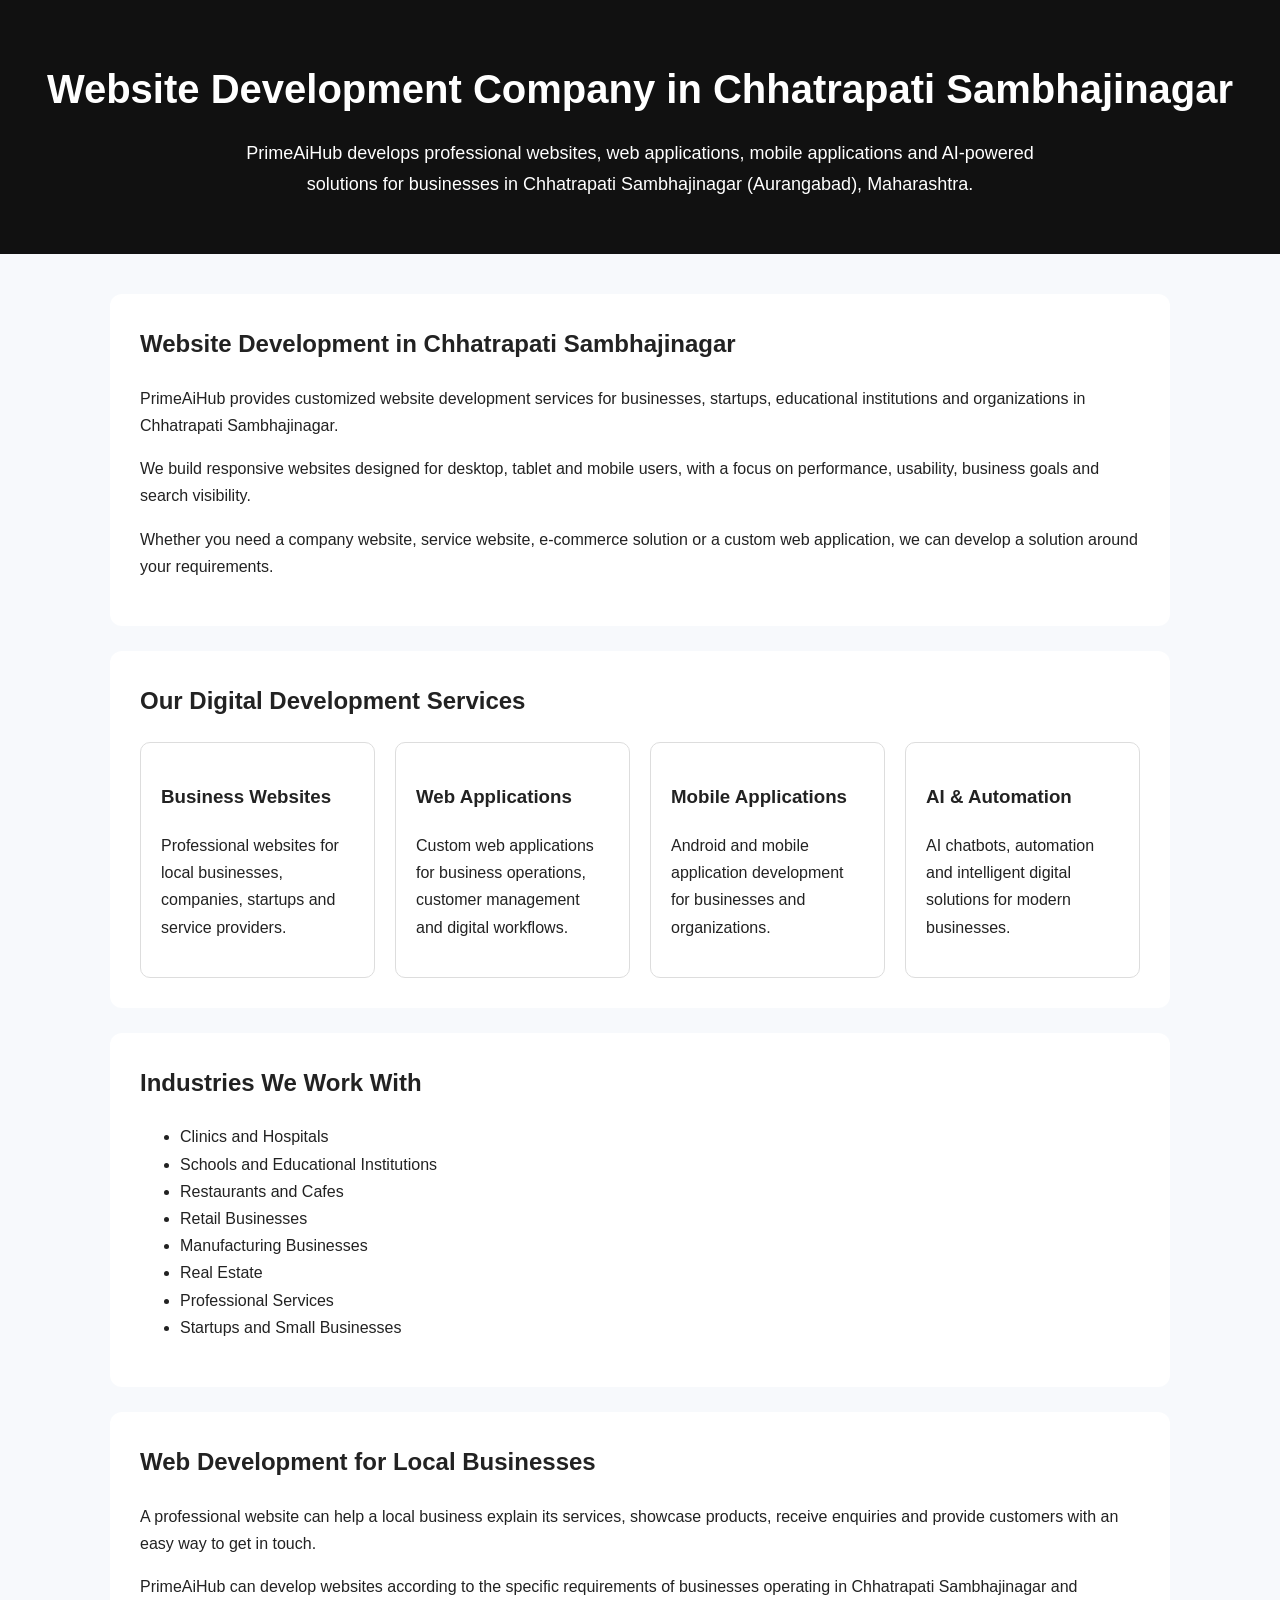
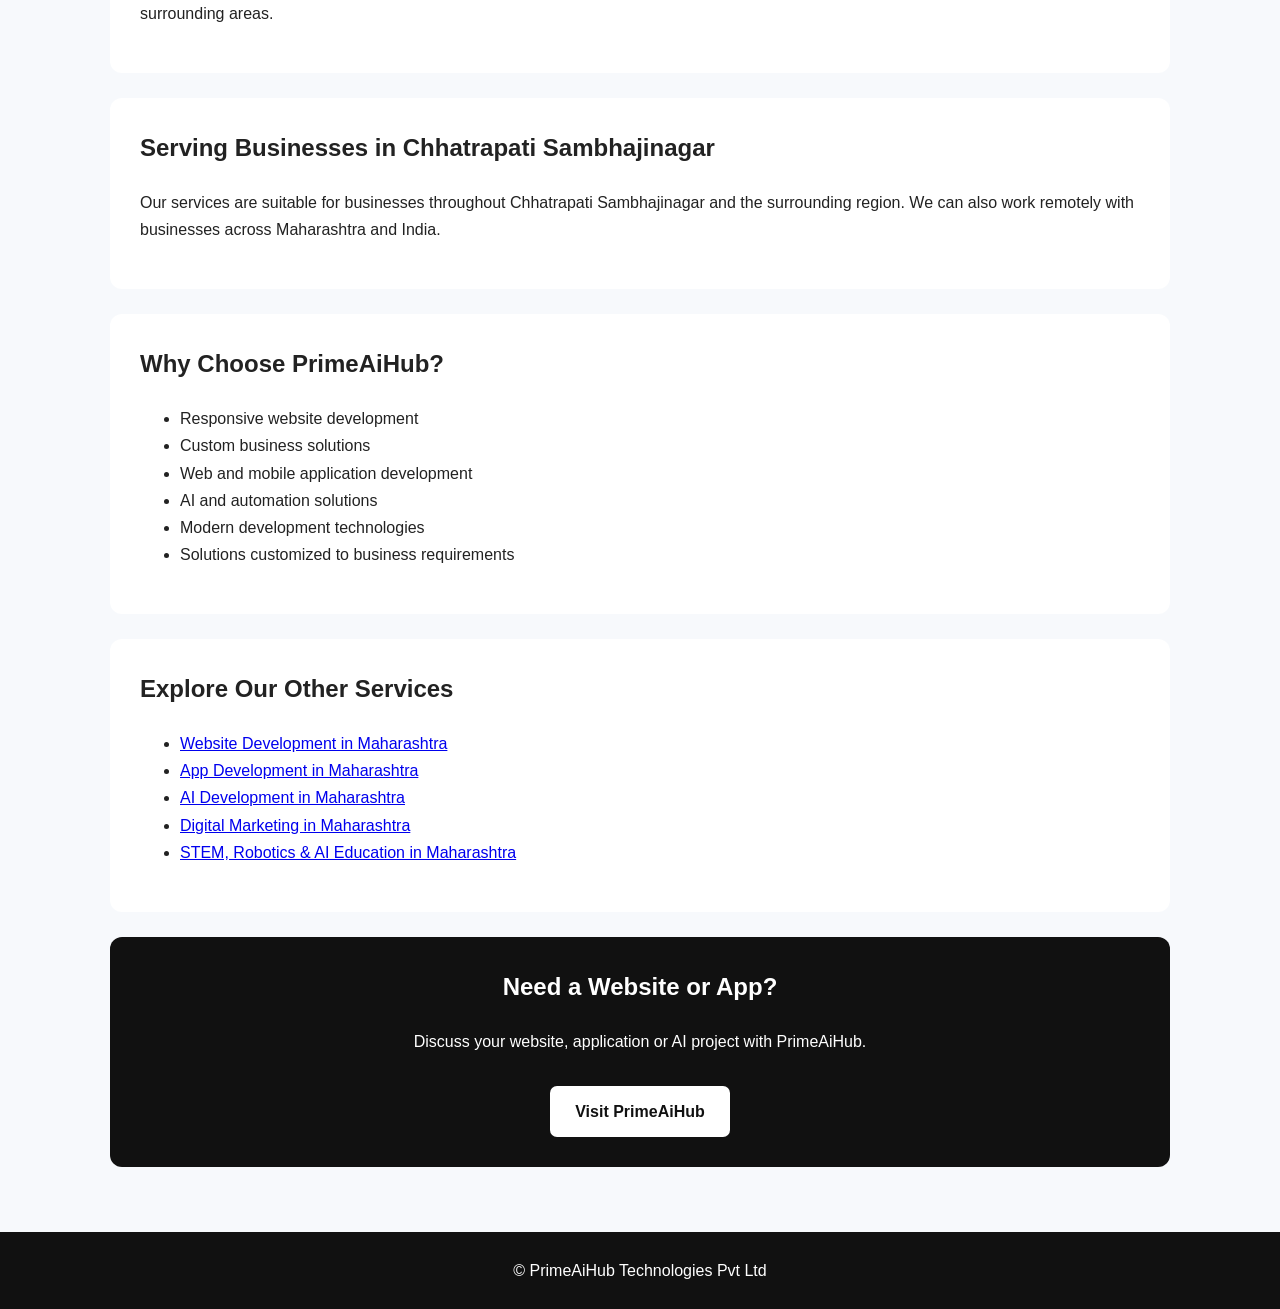
<file: seo/web-development-chhatrapati-sambhajinagar.html>
<!DOCTYPE html>
<html lang="en">
<head>
    <meta charset="UTF-8">
    <meta name="viewport" content="width=device-width, initial-scale=1.0">

    <title>Website Development Company in Chhatrapati Sambhajinagar | PrimeAiHub</title>

    <meta name="description"
          content="PrimeAiHub provides website development, web applications, mobile apps and AI solutions for businesses in Chhatrapati Sambhajinagar (Aurangabad), Maharashtra.">

    <link rel="canonical"
          href="https://primeaihub.in/web-development-chhatrapati-sambhajinagar.html">

    <meta property="og:title"
          content="Website Development Company in Chhatrapati Sambhajinagar | PrimeAiHub">

    <meta property="og:description"
          content="Professional website, web application, mobile app and AI development services for businesses in Chhatrapati Sambhajinagar.">

    <meta property="og:type" content="website">

    <meta property="og:url"
          content="https://primeaihub.in/web-development-chhatrapati-sambhajinagar.html">

    <style>
        * {
            box-sizing: border-box;
        }

        body {
            margin: 0;
            font-family: Arial, sans-serif;
            line-height: 1.7;
            color: #222;
            background: #f7f9fc;
        }

        header {
            background: #111;
            color: #fff;
            padding: 55px 20px;
            text-align: center;
        }

        header h1 {
            font-size: 40px;
            margin: 0 0 15px;
        }

        header p {
            max-width: 800px;
            margin: auto;
            font-size: 18px;
        }

        main {
            max-width: 1100px;
            margin: auto;
            padding: 40px 20px;
        }

        section {
            background: #fff;
            padding: 30px;
            margin-bottom: 25px;
            border-radius: 12px;
        }

        h2 {
            margin-top: 0;
        }

        .services {
            display: grid;
            grid-template-columns: repeat(auto-fit, minmax(230px, 1fr));
            gap: 20px;
        }

        .service {
            border: 1px solid #ddd;
            padding: 20px;
            border-radius: 10px;
        }

        .cta {
            background: #111;
            color: #fff;
            text-align: center;
        }

        .cta a {
            display: inline-block;
            margin-top: 15px;
            padding: 12px 25px;
            background: #fff;
            color: #111;
            text-decoration: none;
            border-radius: 7px;
            font-weight: bold;
        }

        footer {
            background: #111;
            color: #fff;
            text-align: center;
            padding: 25px;
        }

        @media (max-width: 600px) {
            header h1 {
                font-size: 30px;
            }

            section {
                padding: 22px;
            }
        }
    </style>
</head>

<body>

<header>
    <h1>Website Development Company in Chhatrapati Sambhajinagar</h1>

    <p>
        PrimeAiHub develops professional websites, web applications,
        mobile applications and AI-powered solutions for businesses
        in Chhatrapati Sambhajinagar (Aurangabad), Maharashtra.
    </p>
</header>

<main>

<section>
    <h2>Website Development in Chhatrapati Sambhajinagar</h2>

    <p>
        PrimeAiHub provides customized website development services
        for businesses, startups, educational institutions and
        organizations in Chhatrapati Sambhajinagar.
    </p>

    <p>
        We build responsive websites designed for desktop, tablet
        and mobile users, with a focus on performance, usability,
        business goals and search visibility.
    </p>

    <p>
        Whether you need a company website, service website,
        e-commerce solution or a custom web application, we can
        develop a solution around your requirements.
    </p>
</section>

<section>
    <h2>Our Digital Development Services</h2>

    <div class="services">

        <div class="service">
            <h3>Business Websites</h3>
            <p>
                Professional websites for local businesses,
                companies, startups and service providers.
            </p>
        </div>

        <div class="service">
            <h3>Web Applications</h3>
            <p>
                Custom web applications for business operations,
                customer management and digital workflows.
            </p>
        </div>

        <div class="service">
            <h3>Mobile Applications</h3>
            <p>
                Android and mobile application development for
                businesses and organizations.
            </p>
        </div>

        <div class="service">
            <h3>AI & Automation</h3>
            <p>
                AI chatbots, automation and intelligent digital
                solutions for modern businesses.
            </p>
        </div>

    </div>
</section>

<section>
    <h2>Industries We Work With</h2>

    <ul>
        <li>Clinics and Hospitals</li>
        <li>Schools and Educational Institutions</li>
        <li>Restaurants and Cafes</li>
        <li>Retail Businesses</li>
        <li>Manufacturing Businesses</li>
        <li>Real Estate</li>
        <li>Professional Services</li>
        <li>Startups and Small Businesses</li>
    </ul>
</section>

<section>
    <h2>Web Development for Local Businesses</h2>

    <p>
        A professional website can help a local business explain
        its services, showcase products, receive enquiries and
        provide customers with an easy way to get in touch.
    </p>

    <p>
        PrimeAiHub can develop websites according to the specific
        requirements of businesses operating in Chhatrapati
        Sambhajinagar and surrounding areas.
    </p>
</section>

<section>
    <h2>Serving Businesses in Chhatrapati Sambhajinagar</h2>

    <p>
        Our services are suitable for businesses throughout
        Chhatrapati Sambhajinagar and the surrounding region.
        We can also work remotely with businesses across
        Maharashtra and India.
    </p>
</section>

<section>
    <h2>Why Choose PrimeAiHub?</h2>

    <ul>
        <li>Responsive website development</li>
        <li>Custom business solutions</li>
        <li>Web and mobile application development</li>
        <li>AI and automation solutions</li>
        <li>Modern development technologies</li>
        <li>Solutions customized to business requirements</li>
    </ul>
</section>

<section>
    <h2>Explore Our Other Services</h2>

    <ul>
        <li>
            <a href="website-development-maharashtra.html">
                Website Development in Maharashtra
            </a>
        </li>

        <li>
            <a href="app-development-maharashtra.html">
                App Development in Maharashtra
            </a>
        </li>

        <li>
            <a href="ai-development-maharashtra.html">
                AI Development in Maharashtra
            </a>
        </li>

        <li>
            <a href="digital-marketing-maharashtra.html">
                Digital Marketing in Maharashtra
            </a>
        </li>

        <li>
            <a href="stem-robotics-ai-education-maharashtra.html">
                STEM, Robotics & AI Education in Maharashtra
            </a>
        </li>
    </ul>
</section>
    
<section class="cta">
    <h2>Need a Website or App?</h2>

    <p>
        Discuss your website, application or AI project with PrimeAiHub.
    </p>

    <a href="https://primeaihub.in/">
        Visit PrimeAiHub
    </a>
</section>

</main>

<footer>
    © PrimeAiHub Technologies Pvt Ltd
</footer>

</body>
</html>
</file>
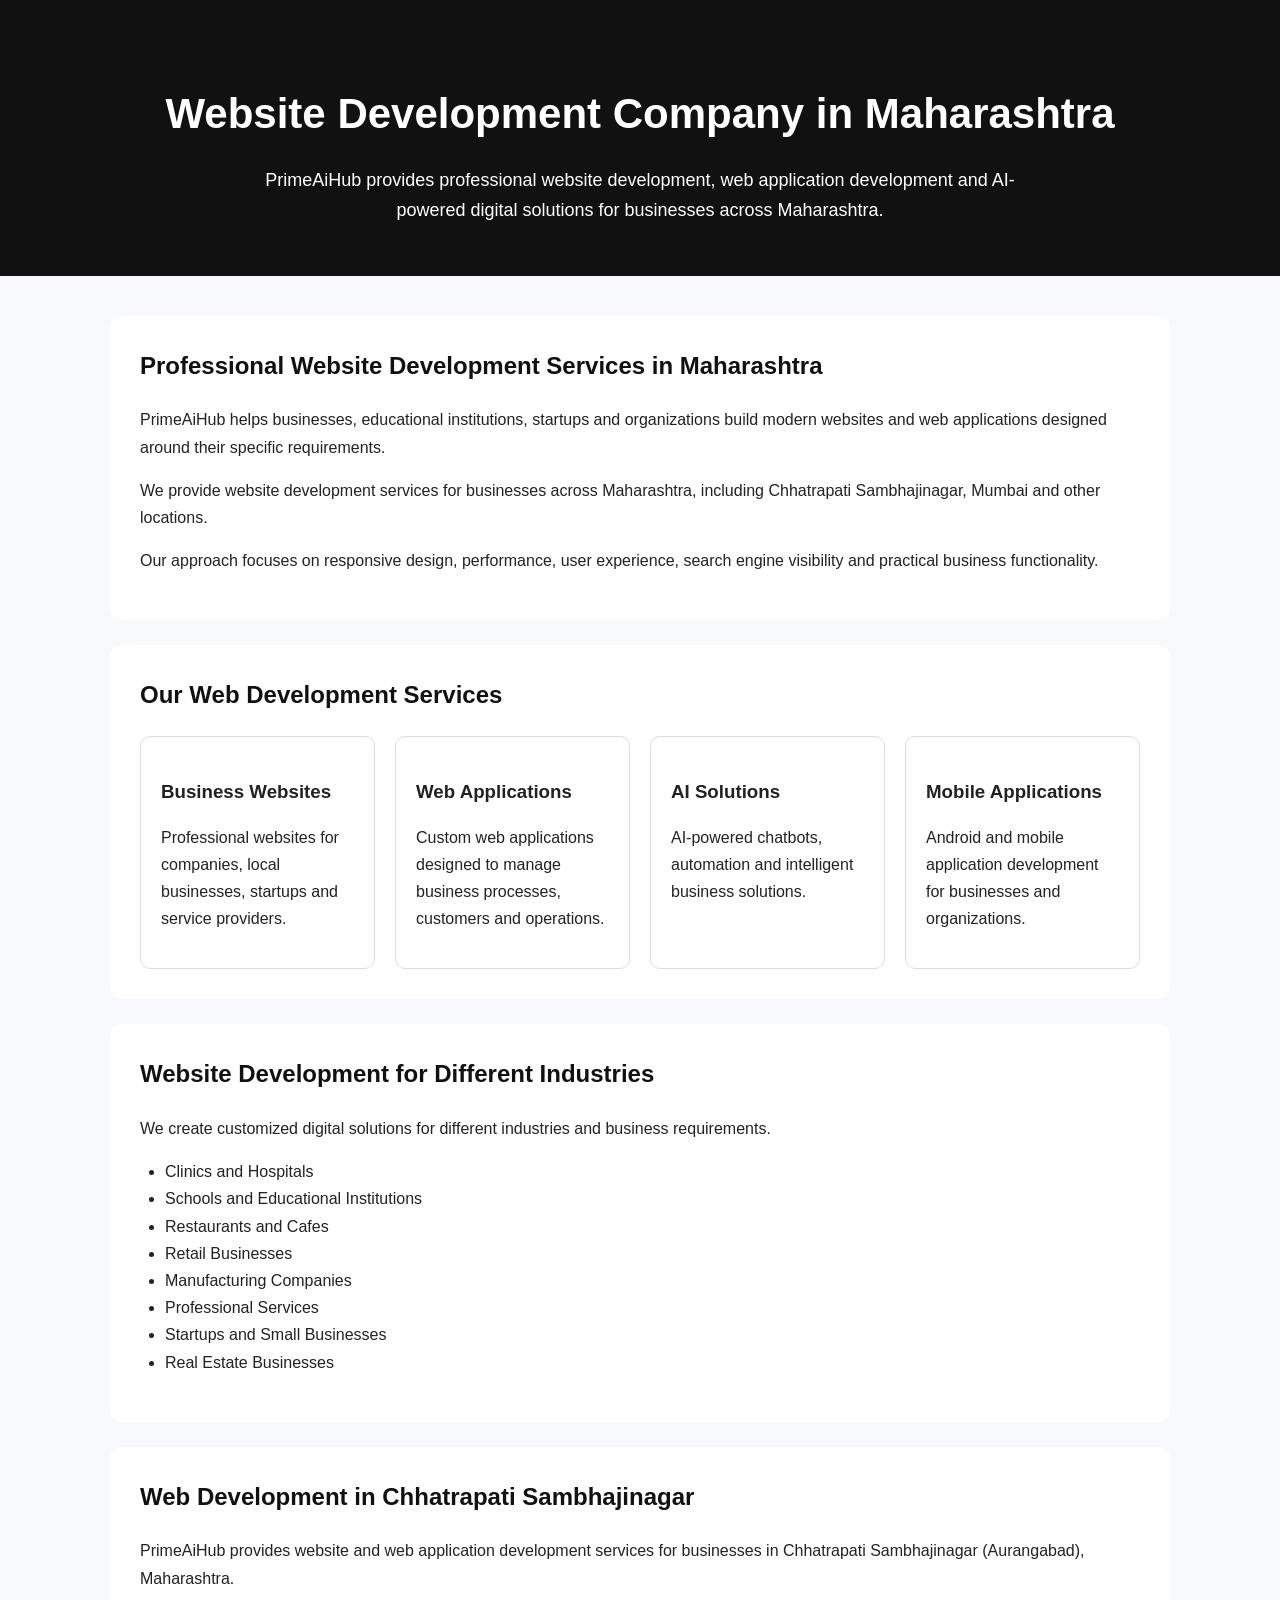
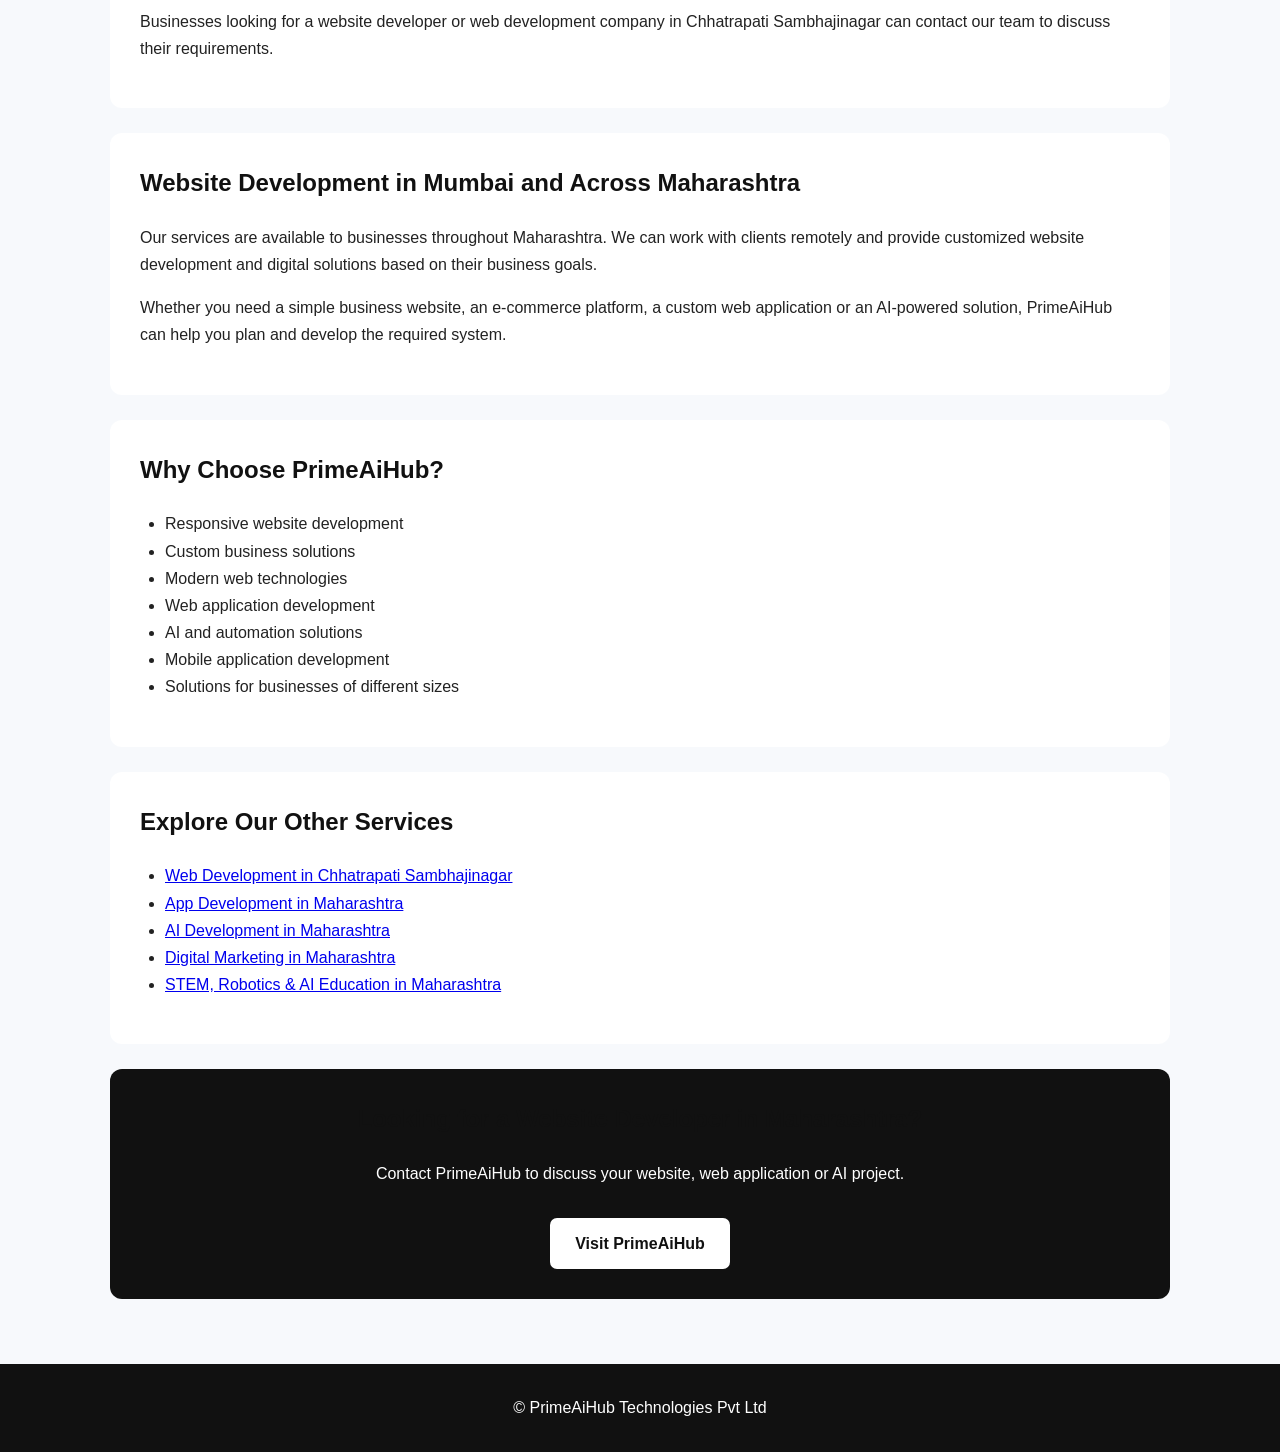
<file: seo/website-development-maharashtra.html>
<!DOCTYPE html>
<html lang="en">
<head>
    <meta charset="UTF-8">

    <meta name="viewport" content="width=device-width, initial-scale=1.0">

    <title>Website Development Company in Maharashtra | PrimeAiHub</title>

    <meta name="description"
          content="PrimeAiHub provides professional website development, web applications, AI solutions and business website development services across Maharashtra, including Chhatrapati Sambhajinagar and Mumbai.">

    <meta name="keywords"
          content="website development Maharashtra, web development company Maharashtra, website development services Maharashtra, website developer Maharashtra, web development Chhatrapati Sambhajinagar, website development Mumbai">

    <link rel="canonical" href="https://primeaihub.in/website-development-maharashtra.html">

    <meta property="og:title"
          content="Website Development Company in Maharashtra | PrimeAiHub">

    <meta property="og:description"
          content="Professional website development, web applications and AI solutions for businesses across Maharashtra.">

    <meta property="og:type" content="website">

    <meta property="og:url"
          content="https://primeaihub.in/website-development-maharashtra.html">

    <style>
        * {
            box-sizing: border-box;
        }

        body {
            margin: 0;
            font-family: Arial, sans-serif;
            line-height: 1.7;
            color: #222;
            background: #f7f9fc;
        }

        header {
            background: #111;
            color: white;
            padding: 50px 20px;
            text-align: center;
        }

        header h1 {
            font-size: 42px;
            margin-bottom: 15px;
        }

        header p {
            max-width: 800px;
            margin: auto;
            font-size: 18px;
        }

        main {
            max-width: 1100px;
            margin: auto;
            padding: 40px 20px;
        }

        section {
            background: white;
            padding: 30px;
            margin-bottom: 25px;
            border-radius: 12px;
        }

        h2 {
            color: #111;
            margin-top: 0;
        }

        h3 {
            margin-bottom: 8px;
        }

        ul {
            padding-left: 25px;
        }

        .services {
            display: grid;
            grid-template-columns: repeat(auto-fit, minmax(230px, 1fr));
            gap: 20px;
        }

        .service {
            padding: 20px;
            border: 1px solid #ddd;
            border-radius: 10px;
        }

        .cta {
            text-align: center;
            background: #111;
            color: white;
        }

        .cta a {
            display: inline-block;
            margin-top: 15px;
            padding: 12px 25px;
            background: white;
            color: #111;
            text-decoration: none;
            border-radius: 7px;
            font-weight: bold;
        }

        footer {
            text-align: center;
            padding: 30px;
            background: #111;
            color: white;
        }

        @media (max-width: 600px) {
            header h1 {
                font-size: 30px;
            }

            section {
                padding: 22px;
            }
        }
    </style>
</head>

<body>

<header>
    <h1>Website Development Company in Maharashtra</h1>

    <p>
        PrimeAiHub provides professional website development,
        web application development and AI-powered digital solutions
        for businesses across Maharashtra.
    </p>
</header>

<main>

<section>
    <h2>Professional Website Development Services in Maharashtra</h2>

    <p>
        PrimeAiHub helps businesses, educational institutions,
        startups and organizations build modern websites and
        web applications designed around their specific requirements.
    </p>

    <p>
        We provide website development services for businesses
        across Maharashtra, including Chhatrapati Sambhajinagar,
        Mumbai and other locations.
    </p>

    <p>
        Our approach focuses on responsive design, performance,
        user experience, search engine visibility and practical
        business functionality.
    </p>
</section>

<section>
    <h2>Our Web Development Services</h2>

    <div class="services">

        <div class="service">
            <h3>Business Websites</h3>
            <p>
                Professional websites for companies, local businesses,
                startups and service providers.
            </p>
        </div>

        <div class="service">
            <h3>Web Applications</h3>
            <p>
                Custom web applications designed to manage business
                processes, customers and operations.
            </p>
        </div>

        <div class="service">
            <h3>AI Solutions</h3>
            <p>
                AI-powered chatbots, automation and intelligent
                business solutions.
            </p>
        </div>

        <div class="service">
            <h3>Mobile Applications</h3>
            <p>
                Android and mobile application development for
                businesses and organizations.
            </p>
        </div>

    </div>
</section>

<section>
    <h2>Website Development for Different Industries</h2>

    <p>
        We create customized digital solutions for different
        industries and business requirements.
    </p>

    <ul>
        <li>Clinics and Hospitals</li>
        <li>Schools and Educational Institutions</li>
        <li>Restaurants and Cafes</li>
        <li>Retail Businesses</li>
        <li>Manufacturing Companies</li>
        <li>Professional Services</li>
        <li>Startups and Small Businesses</li>
        <li>Real Estate Businesses</li>
    </ul>
</section>

<section>
    <h2>Web Development in Chhatrapati Sambhajinagar</h2>

    <p>
        PrimeAiHub provides website and web application development
        services for businesses in Chhatrapati Sambhajinagar
        (Aurangabad), Maharashtra.
    </p>

    <p>
        Businesses looking for a website developer or web development
        company in Chhatrapati Sambhajinagar can contact our team
        to discuss their requirements.
    </p>
</section>

<section>
    <h2>Website Development in Mumbai and Across Maharashtra</h2>

    <p>
        Our services are available to businesses throughout Maharashtra.
        We can work with clients remotely and provide customized
        website development and digital solutions based on their
        business goals.
    </p>

    <p>
        Whether you need a simple business website, an e-commerce
        platform, a custom web application or an AI-powered solution,
        PrimeAiHub can help you plan and develop the required system.
    </p>
</section>

<section>
    <h2>Why Choose PrimeAiHub?</h2>

    <ul>
        <li>Responsive website development</li>
        <li>Custom business solutions</li>
        <li>Modern web technologies</li>
        <li>Web application development</li>
        <li>AI and automation solutions</li>
        <li>Mobile application development</li>
        <li>Solutions for businesses of different sizes</li>
    </ul>
</section>

    <section>
    <h2>Explore Our Other Services</h2>

    <ul>
        <li>
            <a href="web-development-chhatrapati-sambhajinagar.html">
                Web Development in Chhatrapati Sambhajinagar
            </a>
        </li>

        <li>
            <a href="app-development-maharashtra.html">
                App Development in Maharashtra
            </a>
        </li>

        <li>
            <a href="ai-development-maharashtra.html">
                AI Development in Maharashtra
            </a>
        </li>

        <li>
            <a href="digital-marketing-maharashtra.html">
                Digital Marketing in Maharashtra
            </a>
        </li>

        <li>
            <a href="stem-robotics-ai-education-maharashtra.html">
                STEM, Robotics & AI Education in Maharashtra
            </a>
        </li>
    </ul>
</section>

<section class="cta">
    <h2>Looking for a Website Developer in Maharashtra?</h2>

    <p>
        Contact PrimeAiHub to discuss your website,
        web application or AI project.
    </p>

    <a href="https://primeaihub.in/">
        Visit PrimeAiHub
    </a>
</section>

</main>

<footer>
    © PrimeAiHub Technologies Pvt Ltd
</footer>

</body>
</html>
</file>
<file: style.css>
*{
    margin:0;
    padding:0;
    box-sizing:border-box;
    font-family:'Orbitron',sans-serif;
}

body{
    background:#030712;
    color:white;
    overflow-x:hidden;
}

/* =========================
   CONTAINER
========================= */

.container{
    width:100%;
    max-width:1400px;
    margin:auto;
    padding:0 40px;
}

/* =========================
   AI BACKGROUND
========================= */

#ai-bg{
    position:fixed;
    top:0;
    left:0;
    width:100%;
    height:100%;
    z-index:-4;
}

#particles{
    position:fixed;
    width:100%;
    height:100%;
    pointer-events:none;
    z-index:-2;
}

.cyber-grid{
    position:fixed;
    bottom:-20%;
    left:0;
    width:100%;
    height:70vh;
    z-index:-3;

    background-image:
    linear-gradient(rgba(0,255,255,.15) 1px,transparent 1px),
    linear-gradient(90deg,rgba(0,255,255,.15) 1px,transparent 1px);

    background-size:50px 50px;

    transform:
    perspective(500px)
    rotateX(70deg);

    animation:gridMove 12s linear infinite;
}

@keyframes gridMove{
    from{
        background-position:0 0;
    }
    to{
        background-position:0 1000px;
    }
}

/* =========================
   HEADER
========================= */

header{
    width:100%;
    max-width:1400px;

    margin:auto;

    padding:15px 30px;

    display:flex;
    justify-content:space-between;
    align-items:center;

    position:sticky;
    top:15px;

    background:rgba(0,0,0,.25);

    backdrop-filter:blur(20px);

    border:1px solid rgba(255,255,255,.08);

    border-radius:20px;

    box-shadow:
    0 0 20px rgba(0,255,255,.15),
    0 0 40px rgba(124,58,237,.15);

    z-index:999;
}

.logo h2{
    color:#00ffff;
}

.logo span{
    font-size:12px;
    opacity:.8;
}

nav{
    display:flex;
    gap:25px;
}

nav a{
    color:white;
    text-decoration:none;
    transition:.3s;
}

nav a:hover{
    color:#00ffff;
}

.quote-btn{
    padding:12px 24px;

    border-radius:50px;

    background:
    linear-gradient(
    90deg,
    #00ffff,
    #7c3aed);

    color:white;

    cursor:pointer;

    box-shadow:
    0 0 15px cyan;
}

/* =========================
   HERO
========================= */

.hero{
    min-height:100vh;

    display:flex;
    justify-content:center;
    align-items:center;

    gap:60px;

    padding:50px 0;
}

.hero-left{
    flex:1;
}

.hero-left h4{
    color:#00ffff;
    margin-bottom:20px;
}

.hero-left h1{
    font-size:5rem;
    line-height:1.1;

    text-shadow:
    0 0 10px cyan,
    0 0 30px #7c3aed;
}

.hero-left span{
    color:#00ffff;
}

.hero-left p{
    margin-top:20px;
    font-size:1.1rem;
    line-height:1.8;
    max-width:600px;
}

.hero-left button{
    margin-top:30px;

    padding:15px 35px;

    border:none;

    border-radius:50px;

    background:
    linear-gradient(
    90deg,
    #00ffff,
    #7c3aed);

    color:white;

    cursor:pointer;

    box-shadow:
    0 0 20px cyan;
}

.hero-right{
    flex:1;

    display:flex;
    justify-content:center;
    align-items:center;

    position:relative;
}

.hero-right::before{

    content:"";

    position:absolute;

    width:500px;
    height:500px;

    background:
    radial-gradient(
        circle,
        rgba(0,255,255,.25),
        transparent 70%
    );

    filter:blur(50px);

    z-index:-1;
}

#heroRobot{

    width:100%;
    max-width:750px;

    object-fit:contain;

    border-radius:30px;

    filter:
        drop-shadow(0 0 25px cyan)
        drop-shadow(0 0 50px #7c3aed);

    animation:heroFloat 5s ease-in-out infinite;
}

@keyframes heroFloat{

    0%{
        transform:translateY(0px);
    }

    50%{
        transform:translateY(-20px);
    }

    100%{
        transform:translateY(0px);
    }
}

/* =========================
   SERVICES
========================= */

.services{
    max-width:1400px;
    margin:auto;
    padding:100px 40px;
}

.services h2{
    text-align:center;

    font-size:3rem;

    margin-bottom:60px;

    text-shadow:
    0 0 10px cyan,
    0 0 20px #7c3aed;
}

.grid{
    display:grid;

    grid-template-columns:
    repeat(auto-fit,minmax(300px,1fr));

    gap:30px;
}

.card{
    background:
    rgba(255,255,255,.05);

    border:
    1px solid rgba(255,255,255,.1);

    border-radius:25px;

    overflow:hidden;

    backdrop-filter:blur(15px);

    transition:.4s;
}

.card:hover{
    transform:
    translateY(-10px);

    box-shadow:
    0 0 20px cyan,
    0 0 40px #7c3aed;
}

.card img{
    width:100%;
    height:220px;
    object-fit:cover;
}

.card h3{
    padding:20px;
    text-align:center;
}

.card p{
    text-align:center;
    padding-bottom:20px;
}

/* =========================
   CURRICULUM
========================= */

.curriculum{
    max-width:1400px;
    margin:auto;
    padding:100px 40px;
}

.curriculum h2{
    text-align:center;
    margin-bottom:50px;
    font-size:3rem;
}

.curriculum-grid{
    display:grid;

    grid-template-columns:
    repeat(auto-fit,minmax(300px,1fr));

    gap:30px;
}

.curriculum-grid div{
    background:
    rgba(255,255,255,.05);

    padding:30px;

    border-radius:25px;

    backdrop-filter:blur(10px);
}

.curriculum-grid h3{
    color:#00ffff;
    margin-bottom:20px;
}

.curriculum-grid li{
    margin-bottom:10px;
}

/* =========================
   WHY US
========================= */

.why{
    max-width:1400px;
    margin:auto;
    padding:100px 40px;
}

.why h2{
    text-align:center;
    margin-bottom:50px;
    font-size:3rem;
}

.why-grid{
    display:grid;

    grid-template-columns:
    repeat(auto-fit,minmax(250px,1fr));

    gap:30px;
}

.why-box{
    text-align:center;

    background:
    rgba(255,255,255,.05);

    padding:40px;

    border-radius:25px;
}

.why-box i{
    font-size:40px;
    color:#00ffff;
    margin-bottom:15px;
}

/* =========================
   CONTACT
========================= */

.contact{
    padding:100px 40px;
}

.contact-card{
    max-width:900px;
    margin:auto;

    background:
    rgba(255,255,255,.05);

    backdrop-filter:blur(15px);

    border-radius:25px;

    padding:40px;
}

.contact-card h2{
    text-align:center;
    margin-bottom:25px;
}

input,
textarea{
    width:100%;

    margin-top:15px;

    padding:15px;

    border:none;

    border-radius:15px;

    background:
    rgba(255,255,255,.08);

    color:white;
}

textarea{
    height:150px;
}

form button{
    width:100%;
    margin-top:20px;
}

/* =========================
   FOOTER
========================= */

footer{
    text-align:center;
    padding:40px;
    border-top:1px solid rgba(255,255,255,.1);
}

/* =========================
   MOBILE
========================= */

@media(max-width:992px){

    .container{
        padding:0 15px;
    }

    header{
        flex-direction:column;
        gap:20px;
    }

    nav{
        flex-wrap:wrap;
        justify-content:center;
    }

    .hero{
        flex-direction:column;
        text-align:center;
    }

    .hero-left h1{
        font-size:3rem;
    }

    .hero-left p{
        margin:auto;
        margin-top:20px;
    }

    .services,
    .curriculum,
    .why,
    .portfolio{
        padding-left:15px;
        padding-right:15px;
    }
    .testimonial-card{

width:280px;

}

}
/* =====================
   AI ROBOT
===================== */

.robot-container{

    display:flex;
    flex-direction:column;
    align-items:center;
    justify-content:center;

    position:relative;

    animation:floatRobot 4s ease-in-out infinite;
}

.robot-head{

    width:140px;
    height:90px;

    background:
    linear-gradient(
    135deg,
    #00ffff,
    #7c3aed);

    border-radius:20px;

    position:relative;

    box-shadow:
    0 0 20px cyan,
    0 0 50px #7c3aed;
}

.eye{

    width:20px;
    height:20px;

    background:white;

    border-radius:50%;

    position:absolute;

    top:35px;

    animation:blink 4s infinite;
}

.left-eye{
    left:35px;
}

.right-eye{
    right:35px;
}

.robot-body{

    margin-top:20px;

    display:flex;
    align-items:center;
}

.arm{

    width:18px;
    height:140px;

    background:#00ffff;

    border-radius:20px;

    box-shadow:
    0 0 15px cyan;
}

.left-arm{

    transform-origin:top;

    animation:leftTyping .4s infinite alternate;
}

.right-arm{

    transform-origin:top;

    animation:rightTyping .4s infinite alternate;
}

.laptop{

    width:320px;
    height:220px;

    margin:0 15px;

    border-radius:15px;

    background:#000;

    border:2px solid cyan;

    box-shadow:
    0 0 20px cyan;
}

.screen{

    width:100%;
    height:100%;

    overflow:hidden;

    padding:20px;
}

.typing-code{

    color:#00ff88;

    font-family:monospace;

    line-height:1.8;

    animation:codeScroll 6s linear infinite;
}

@keyframes floatRobot{

    0%{
        transform:translateY(0);
    }

    50%{
        transform:translateY(-15px);
    }

    100%{
        transform:translateY(0);
    }
}

@keyframes leftTyping{

    from{
        transform:rotate(20deg);
    }

    to{
        transform:rotate(45deg);
    }
}

@keyframes rightTyping{

    from{
        transform:rotate(-20deg);
    }

    to{
        transform:rotate(-45deg);
    }
}

@keyframes blink{

    0%,90%,100%{
        transform:scaleY(1);
    }

    95%{
        transform:scaleY(0.1);
    }
}

@keyframes codeScroll{

    from{
        transform:translateY(0);
    }

    to{
        transform:translateY(-100px);
    }
}

html{
    scroll-behavior:smooth;
}

strong{

    color:#b86dff;

    font-weight:700;

    text-shadow:
    0 0 2px rgba(168,85,247,.35),
    0 0 6px rgba(168,85,247,.25);

}

.about h2{

    text-align:center;

    font-size:4rem;

    margin-bottom:50px;

    background:
    linear-gradient(
    90deg,
    #00ffff,
    #a855f7
    );

    -webkit-background-clip:text;
    -webkit-text-fill-color:transparent;

    text-transform:uppercase;

    letter-spacing:2px;

    font-weight:900;
}

.about{

    max-width:1200px;
    margin:100px auto;
    padding:0 30px;

    text-align:center;

}

.about p{

    max-width:1100px;
    margin:35px auto 0;

    text-align:center;

    font-size:1.18rem;
    line-height:2;

    color:#f5f5f5;

}

.contact-cta{

    text-align:center;

    margin-bottom:40px;
}

.contact-cta h3{

    font-size:2rem;

    margin-bottom:15px;

    color:#00ffff;

    text-shadow:
    0 0 10px cyan,
    0 0 20px #7c3aed;
}

.contact-cta p{

    max-width:700px;

    margin:auto;

    line-height:1.8;

    opacity:.9;

    margin-bottom:30px;
}

.whatsapp-cta{

    display:inline-block;

    padding:15px 35px;

    border-radius:50px;

    text-decoration:none;

    color:white;

    background:
    linear-gradient(
        90deg,
        #00ffff,
        #7c3aed
    );

    box-shadow:
    0 0 20px cyan,
    0 0 40px #7c3aed;

    transition:.3s;
}

.whatsapp-cta:hover{

    transform:translateY(-4px);

    box-shadow:
    0 0 30px cyan,
    0 0 60px #7c3aed;
}

/* =========================
   TESTIMONIALS
========================= */

.testimonials-section{

padding:120px 0;

overflow:hidden;

}

.testimonials-section h2{

text-align:center;

font-size:3rem;

margin-bottom:15px;

text-shadow:
0 0 10px cyan,
0 0 25px #7c3aed;

}

.testimonial-subtitle{

text-align:center;

opacity:.8;

margin-bottom:60px;

}

.testimonial-slider{

width:100%;

overflow:hidden;

}

.testimonial-track{

display:flex;

gap:30px;

width:max-content;

animation:
testimonialScroll 60s linear infinite;

}

.testimonial-track:hover{

animation-play-state:paused;

}

.testimonial-card{

width:350px;

padding:30px;

border-radius:25px;

background:
rgba(255,255,255,.05);

backdrop-filter:blur(20px);

border:
1px solid rgba(255,255,255,.08);

box-shadow:
0 0 15px rgba(0,255,255,.15),
0 0 30px rgba(124,58,237,.15);

transition:.4s;

}

.testimonial-card:hover{

transform:
translateY(-10px);

box-shadow:
0 0 20px cyan,
0 0 50px #7c3aed;

}

.testimonial-card h3{

margin-top:15px;

font-size:1.2rem;

}

.testimonial-card span{

display:block;

margin-bottom:15px;

color:#00ffff;

font-size:.9rem;

}

.testimonial-card p{

line-height:1.8;

font-size:.95rem;

}

.stars{

font-size:1.2rem;

color:#FFD700;

text-shadow:
0 0 5px #FFD700,
0 0 10px #FFD700,
0 0 20px #FFD700,
0 0 35px #FFD700;

}

@keyframes testimonialScroll{

0%{

transform:translateX(0);

}

100%{

transform:translateX(-50%);

}

}

/* =========================
   PORTFOLIO BUTTONS
========================= */

.demo-btn{

display:flex;
justify-content:center;
align-items:center;

width:180px;

margin:20px auto 0;

padding:14px 28px;

text-decoration:none;

font-weight:700;

font-size:1rem;

letter-spacing:.5px;

color:#fff;

border-radius:50px;

background:
linear-gradient(
135deg,
#00e5ff,
#2563ff,
#7c3aed
);

border:
1px solid rgba(255,255,255,.15);

box-shadow:
0 0 10px rgba(0,229,255,.6),
0 0 25px rgba(37,99,255,.5),
0 0 45px rgba(124,58,237,.5);

transition:.4s ease;

position:relative;

overflow:hidden;

}

.demo-btn:hover{

transform:
translateY(-5px)
scale(1.05);

box-shadow:
0 0 20px #00e5ff,
0 0 40px #2563ff,
0 0 80px #7c3aed;

}

.demo-btn::before{

content:"";

position:absolute;

top:0;
left:-120%;

width:60%;
height:100%;

background:
linear-gradient(
90deg,
transparent,
rgba(255,255,255,.35),
transparent
);

transition:.8s;

}

.demo-btn:hover::before{

left:130%;

}

/*==========================================
MOBILE FIX
==========================================*/
@media (max-width:768px){

html,
body{
    overflow-x:hidden;
}

*{
    box-sizing:border-box;
}

.container{
    width:100%;
    padding:0 15px;
}

/* HEADER */
header{
    width:calc(100% - 20px);
    margin:10px;
    padding:15px;
    border-radius:20px;

    display:flex;
    flex-direction:column;
    justify-content:center;
    align-items:center;
    gap:15px;

    top:10px;
}

.logo{
    text-align:center;
}

.logo h2{
    font-size:2rem;
}

.logo span{
    font-size:.9rem;
}

nav{
    width:100%;
    display:flex;
    flex-wrap:wrap;
    justify-content:center;
    gap:18px;
}

nav a{
    font-size:1rem;
}

.quote-btn{
    width:210px;
    text-align:center;
}

/* HERO */

.hero{
    min-height:auto;
    padding:80px 15px 40px;
    flex-direction:column;
    text-align:center;
    gap:40px;
}

.hero-left h1{
    font-size:2.8rem;
}

.hero-left p{
    font-size:1rem;
    margin:20px auto;
}

.hero-right::before{
    width:280px;
    height:280px;
}

#heroRobot{
    max-width:100%;
}

/* SECTIONS */

.services,
.curriculum,
.why,
.contact,
.about,
.portfolio,
.testimonials-section{
    padding:70px 15px;
}

.services h2,
.curriculum h2,
.why h2,
.about h2,
.testimonials-section h2{
    font-size:2.4rem;
}

/* CARDS */

.grid,
.curriculum-grid{
    grid-template-columns:1fr;
    gap:20px;
}

.card,
.curriculum-grid div,
.why-box{
    width:100%;
}

.card img{
    width:100%;
    height:auto;
}

/* DEMO BUTTON */

.demo-btn{
    width:100%;
    max-width:220px;
}

/* TESTIMONIAL */

.testimonial-card{
    width:280px;
}

/* ROBOT */

.robot-head{
    transform:scale(.8);
}

.laptop{
    width:240px;
    height:170px;
}

.arm{
    height:100px;
}

/* IMAGES */

img{
    max-width:100%;
    height:auto;
}

}
</file>
